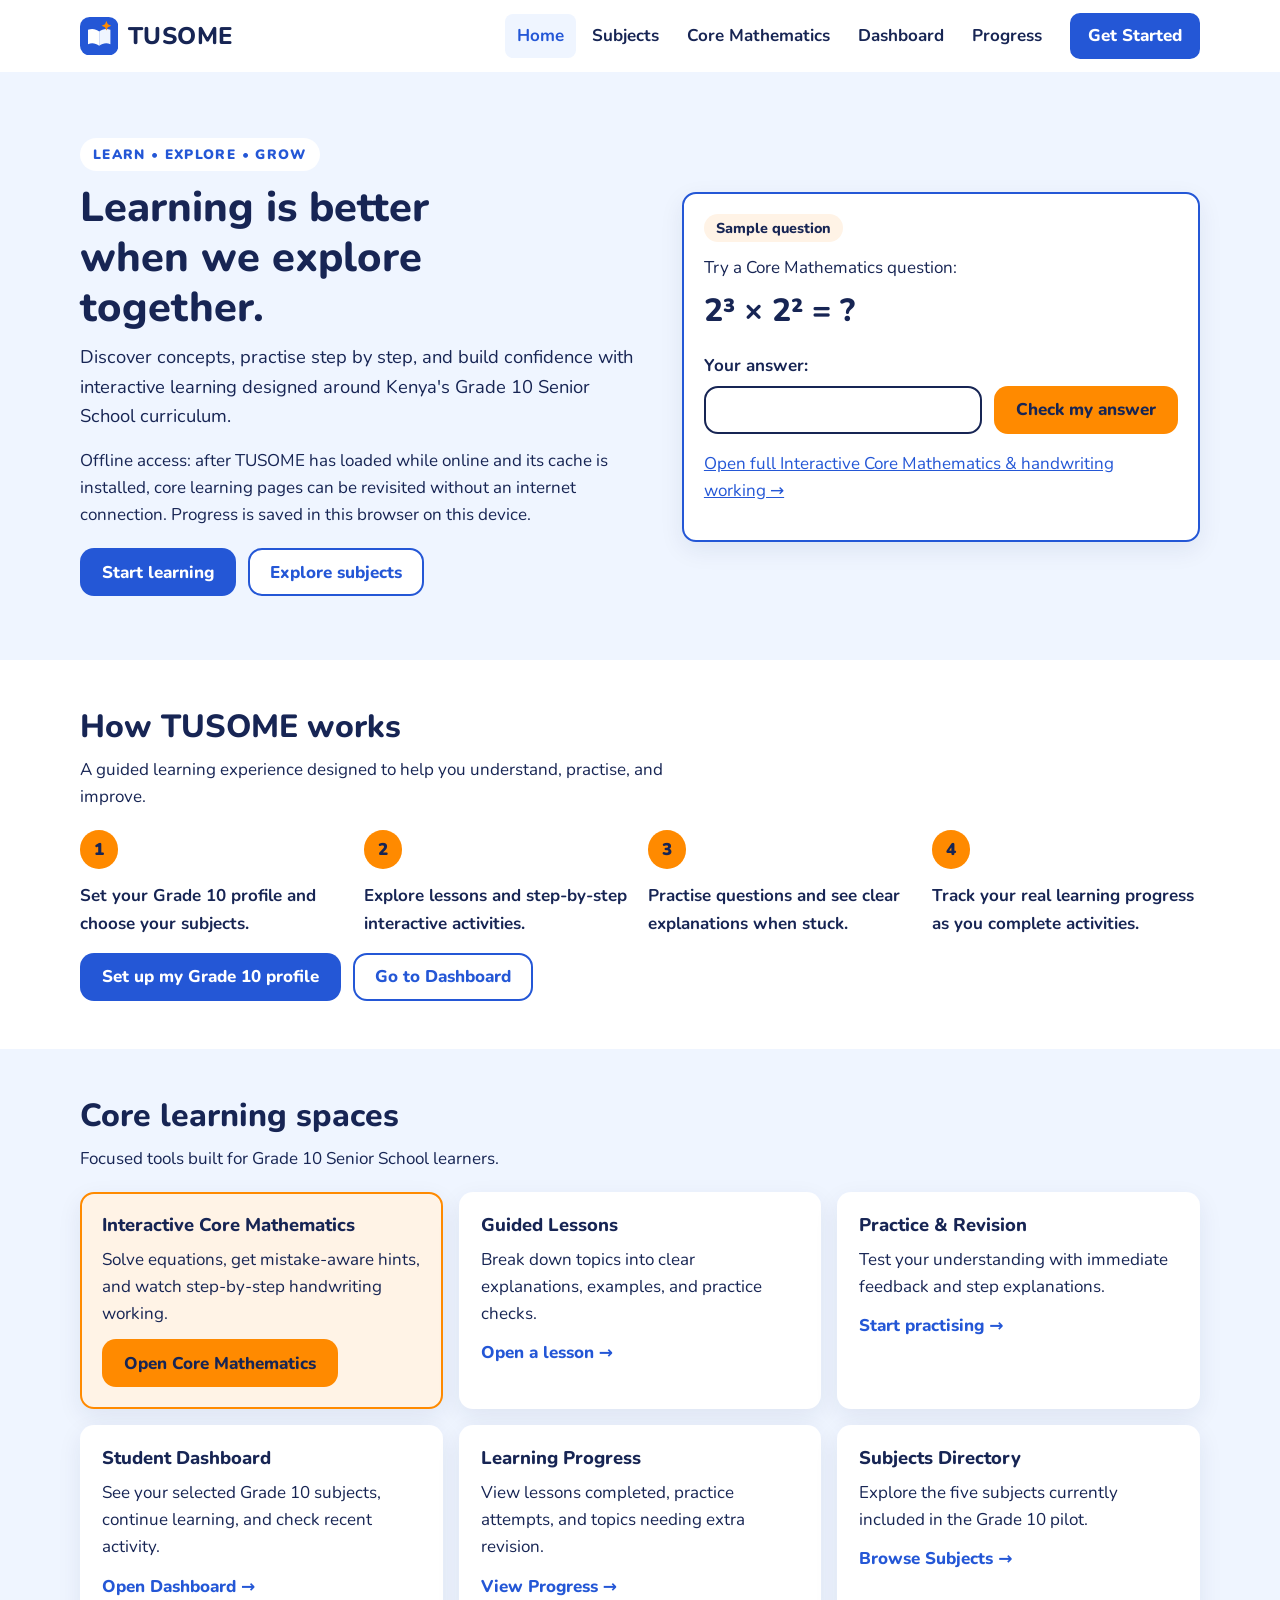
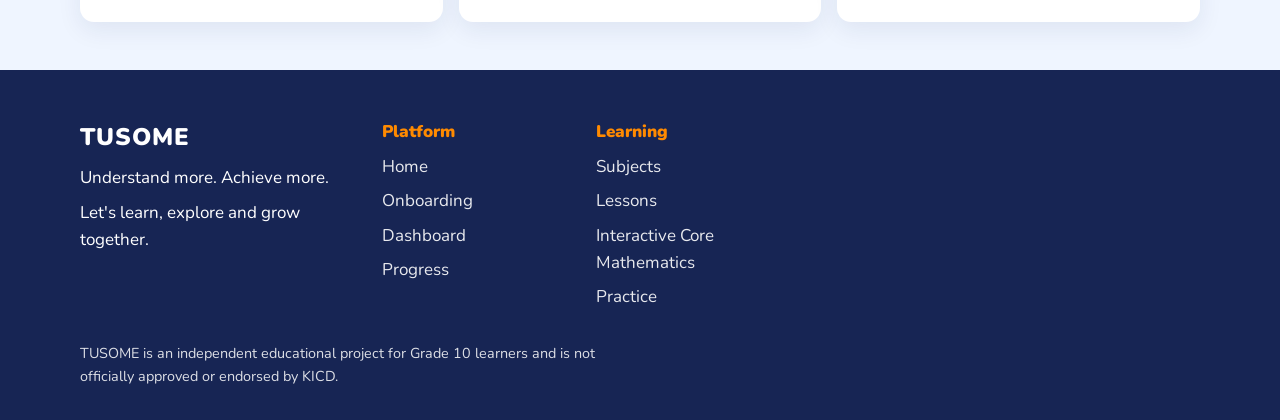
<file: index.html>
<!DOCTYPE html>
<html lang="en">
<head>
  <meta charset="UTF-8">
  <meta name="viewport" content="width=device-width, initial-scale=1">
  <title>TUSOME — Understand more. Achieve more.</title>
  <meta name="description" content="TUSOME is an interactive learning companion for Kenya's Senior School learners.">
  <meta name="theme-color" content="#2457D6">

  <link rel="preconnect" href="https://fonts.googleapis.com">
  <link rel="preconnect" href="https://fonts.gstatic.com" crossorigin>
  <link href="https://fonts.googleapis.com/css2?family=Nunito:wght@400;600;700;800&display=swap" rel="stylesheet">
  <link rel="stylesheet" href="style.css">
</head>
<body id="top">
  <a class="skip-link" href="#main">Skip to content</a>

  <header class="site-header">
    <div class="container header-inner">
      <a class="brand" href="index.html" aria-label="TUSOME home">
        <svg class="logo" viewBox="0 0 48 48" aria-hidden="true">
          <rect width="48" height="48" rx="12" fill="#2457D6"/>
          <path d="M10 16c5-2 10-1 14 2v18c-4-3-9-4-14-2z" fill="#fff"/>
          <path d="M38 16c-5-2-10-1-14 2v18c4-3 9-4 14-2z" fill="#EFF5FF"/>
          <path d="M33 5l1.8 4.2L39 11l-4.2 1.8L33 17l-1.8-4.2L27 11l4.2-1.8z" fill="#FF8A00"/>
        </svg>
        <span class="brand-name">TUSOME</span>
      </a>

      <button
        class="menu-toggle"
        id="menu-toggle"
        type="button"
        aria-expanded="false"
        aria-controls="site-nav">
        Menu
      </button>

      <nav class="site-nav" id="site-nav" aria-label="Main navigation">
        <ul>
          <li><a href="index.html" aria-current="page">Home</a></li>
          <li><a href="subjects.html">Subjects</a></li>
          <li><a href="mathematics.html">Core Mathematics</a></li>
          <li><a href="dashboard.html">Dashboard</a></li>
          <li><a href="progress.html">Progress</a></li>
        </ul>

        <div class="nav-account">
          <a href="onboarding.html">Get Started</a>
        </div>
      </nav>
    </div>
  </header>

  <main id="main">
    <section class="hero">
      <div class="container hero-grid">
        <div class="hero-text">
          <p class="eyebrow">LEARN • EXPLORE • GROW</p>
          <h1>Learning is better when we explore together.</h1>
          <p class="lead">
            Discover concepts, practise step by step, and build confidence with interactive
            learning designed around Kenya's Grade 10 Senior School curriculum.
          </p>
          <p class="section-sub">Offline access: after TUSOME has loaded while online and its cache is installed, core learning pages can be revisited without an internet connection. Progress is saved in this browser on this device.</p>
          <div class="btn-row">
            <a class="btn btn-primary" href="onboarding.html">Start learning</a>
            <a class="btn btn-secondary" href="subjects.html">Explore subjects</a>
          </div>
        </div>

        <section class="demo" id="try" aria-labelledby="demo-title">
          <p class="demo-tag" id="demo-title">Sample question</p>
          <p class="demo-q">Try a Core Mathematics question:</p>
          <p class="equation" id="demo-equation" aria-live="off"></p>

          <form id="demo-form" novalidate>
            <label for="demo-answer">Your answer:</label>
            <div class="answer-row">
              <input id="demo-answer" type="text" inputmode="numeric" autocomplete="off">
              <button class="btn btn-accent" type="submit">Check my answer</button>
            </div>
          </form>

          <p class="feedback" id="demo-feedback" role="status" aria-live="polite"></p>
          <ol class="steps" id="demo-steps"></ol>

          <div class="btn-row">
            <button class="btn btn-secondary" id="demo-next" type="button" hidden>
              Show next step
            </button>
            <button class="btn btn-secondary" id="demo-again" type="button" hidden>
              Try a similar question
            </button>
          </div>

          <p>
            <a href="mathematics.html">Open full Interactive Core Mathematics & handwriting working →</a>
          </p>
        </section>
      </div>
    </section>

    <section class="section" id="how" aria-labelledby="how-title">
      <div class="container">
        <h2 id="how-title">How TUSOME works</h2>
        <p class="section-sub">
          A guided learning experience designed to help you understand, practise, and improve.
        </p>
        <ol class="how-list">
          <li>Set your Grade 10 profile and choose your subjects.</li>
          <li>Explore lessons and step-by-step interactive activities.</li>
          <li>Practise questions and see clear explanations when stuck.</li>
          <li>Track your real learning progress as you complete activities.</li>
        </ol>
        <div class="btn-row">
          <a class="btn btn-primary" href="onboarding.html">Set up my Grade 10 profile</a>
          <a class="btn btn-secondary" href="dashboard.html">Go to Dashboard</a>
        </div>
      </div>
    </section>

    <section class="section section-pale" id="explore" aria-labelledby="explore-title">
      <div class="container">
        <h2 id="explore-title">Core learning spaces</h2>
        <p class="section-sub">
          Focused tools built for Grade 10 Senior School learners.
        </p>
        <div class="experience-grid">
          <article class="experience experience-live">
            <h3>Interactive Core Mathematics</h3>
            <p>Solve equations, get mistake-aware hints, and watch step-by-step handwriting working.</p>
            <a class="btn btn-accent" href="mathematics.html">Open Core Mathematics</a>
          </article>

          <article class="experience">
            <h3>Guided Lessons</h3>
            <p>Break down topics into clear explanations, examples, and practice checks.</p>
            <a href="lesson.html?subject=maths">Open a lesson →</a>
          </article>

          <article class="experience">
            <h3>Practice & Revision</h3>
            <p>Test your understanding with immediate feedback and step explanations.</p>
            <a href="practice.html">Start practising →</a>
          </article>

          <article class="experience">
            <h3>Student Dashboard</h3>
            <p>See your selected Grade 10 subjects, continue learning, and check recent activity.</p>
            <a href="dashboard.html">Open Dashboard →</a>
          </article>

          <article class="experience">
            <h3>Learning Progress</h3>
            <p>View lessons completed, practice attempts, and topics needing extra revision.</p>
            <a href="progress.html">View Progress →</a>
          </article>

          <article class="experience">
            <h3>Subjects Directory</h3>
            <p>Explore the five subjects currently included in the Grade 10 pilot.</p>
            <a href="subjects.html">Browse Subjects →</a>
          </article>
        </div>
      </div>
    </section>
  </main>

  <footer class="site-footer">
    <div class="container footer-grid">
      <div class="footer-about">
        <p class="footer-brand">TUSOME</p>
        <p>Understand more. Achieve more.</p>
        <p>Let's learn, explore and grow together.</p>
      </div>
      <div class="footer-column">
        <p class="footer-heading">Platform</p>
        <ul class="footer-links">
          <li><a href="index.html">Home</a></li>
          <li><a href="onboarding.html">Onboarding</a></li>
          <li><a href="dashboard.html">Dashboard</a></li>
          <li><a href="progress.html">Progress</a></li>
        </ul>
      </div>
      <div class="footer-column">
        <p class="footer-heading">Learning</p>
        <ul class="footer-links">
          <li><a href="subjects.html">Subjects</a></li>
          <li><a href="lesson.html?subject=maths">Lessons</a></li>
          <li><a href="mathematics.html">Interactive Core Mathematics</a></li>
          <li><a href="practice.html">Practice</a></li>
        </ul>
      </div>
    </div>
    <div class="container">
      <p class="footer-note">
        TUSOME is an independent educational project for Grade 10 learners and is not officially approved or endorsed by KICD.
      </p>
    </div>
  </footer>

  <script src="data.js" defer></script>
  <script src="app.js" defer></script>
  <script src="demo.js" defer></script>
</body>
</html>
</file>
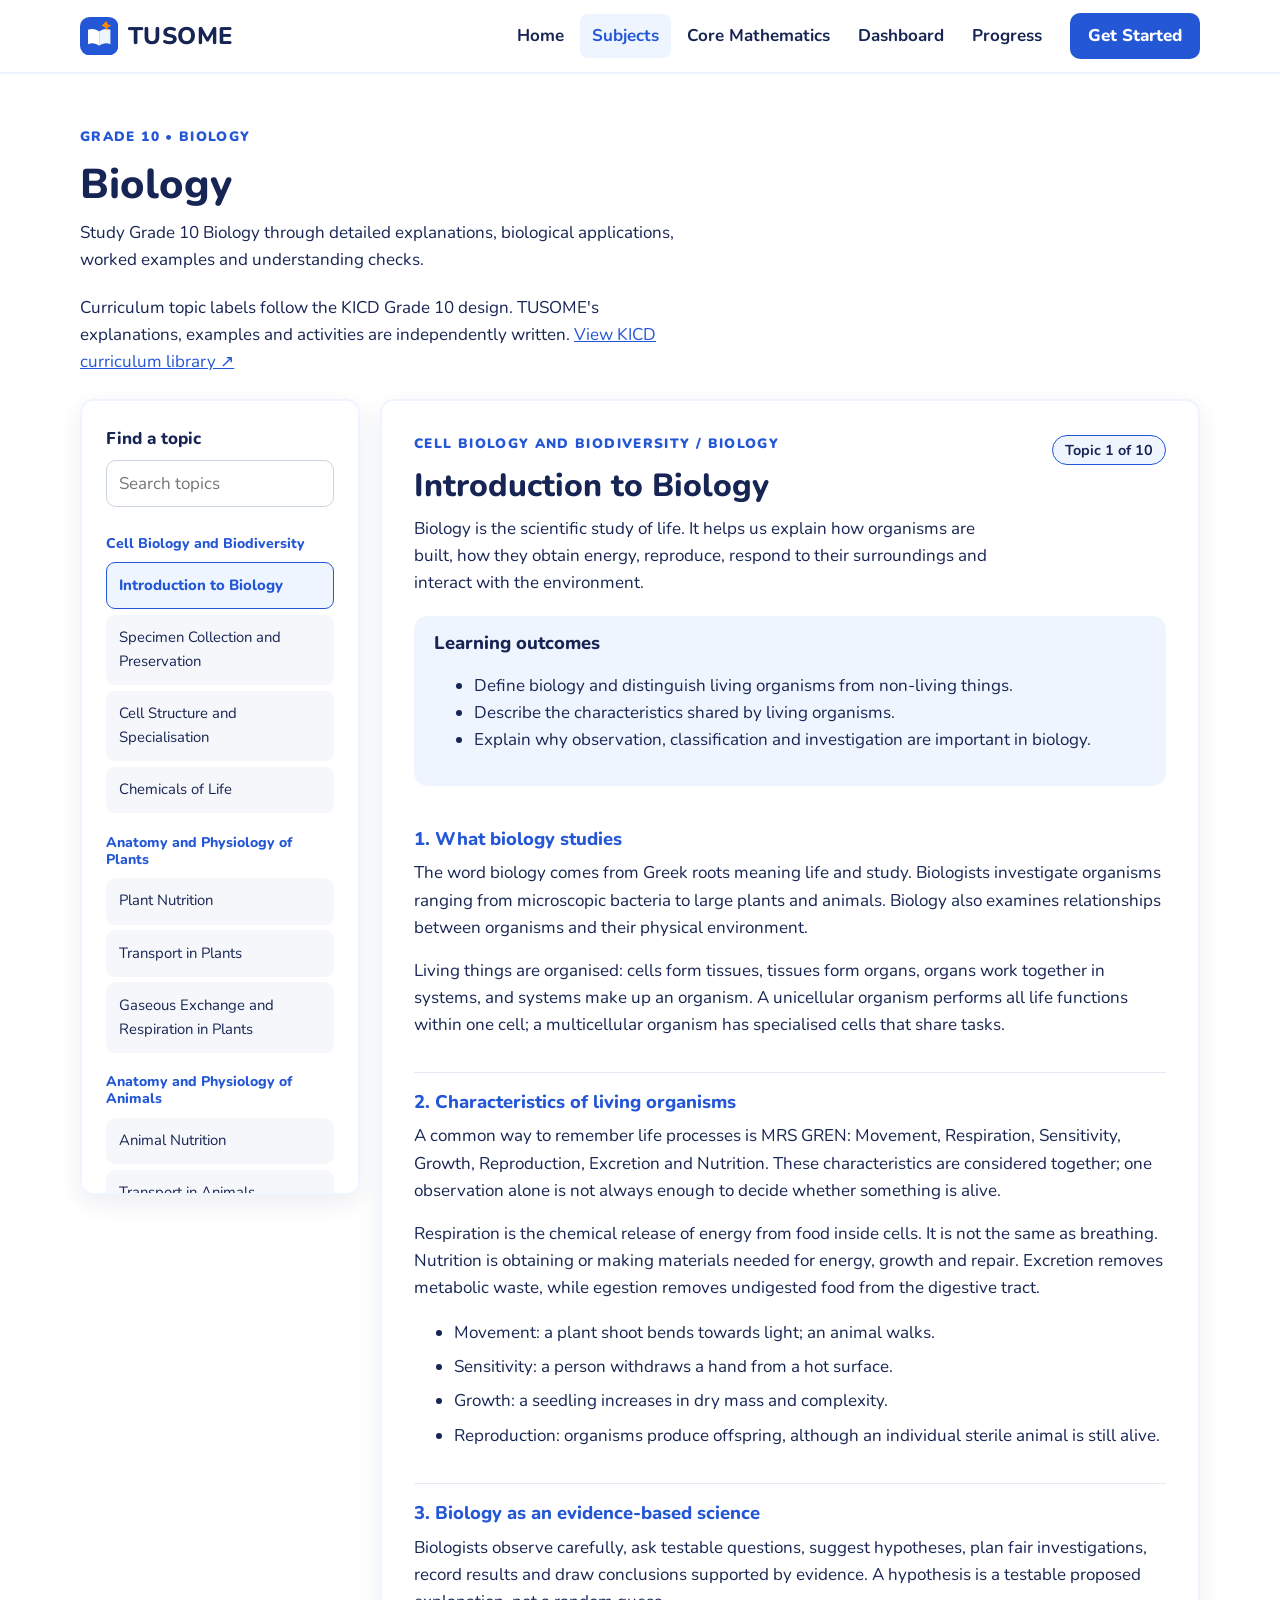
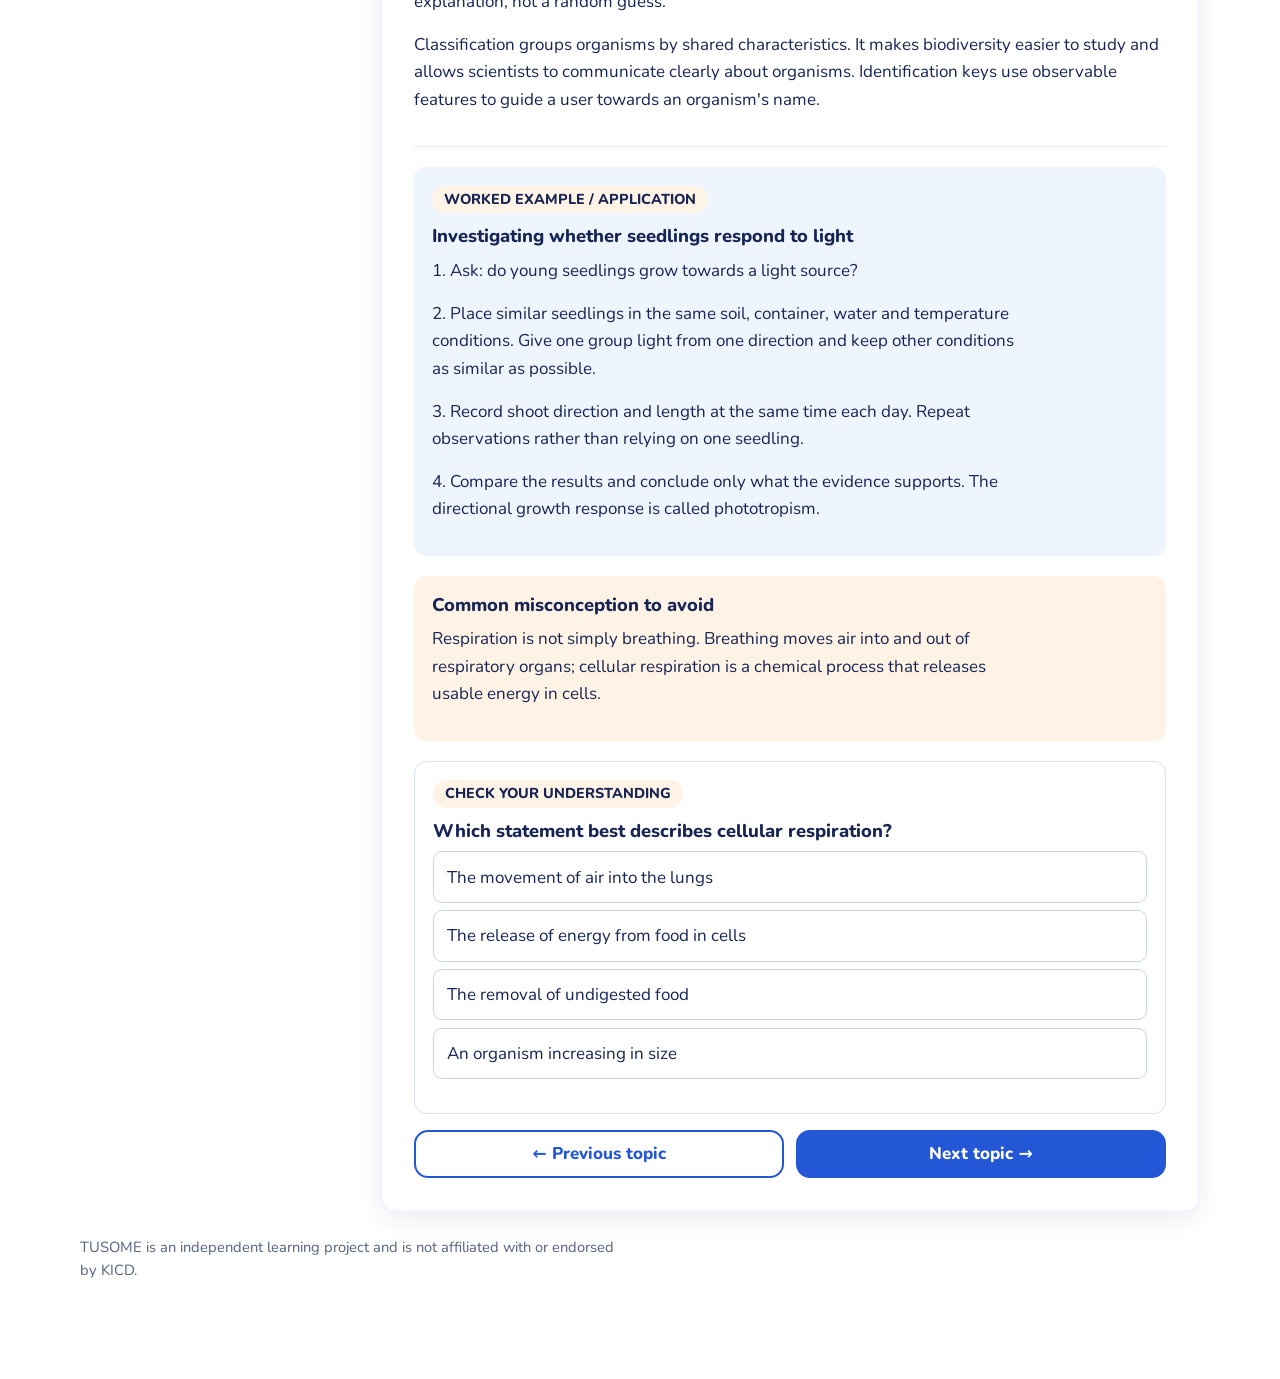
<file: biology.html>
<!DOCTYPE html>
<html lang="en"><head>
<meta charset="UTF-8"><meta name="viewport" content="width=device-width, initial-scale=1">
<title>Grade 10 Biology — TUSOME</title><meta name="description" content="Study Grade 10 Biology through detailed explanations, biological applications, worked examples and understanding checks.">
<meta name="theme-color" content="#2457D6">
<link rel="preconnect" href="https://fonts.googleapis.com"><link rel="preconnect" href="https://fonts.gstatic.com" crossorigin>
<link href="https://fonts.googleapis.com/css2?family=Nunito:wght@400;600;700;800&display=swap" rel="stylesheet"><link rel="stylesheet" href="style.css">
</head><body id="top"><a class="skip-link" href="#main">Skip to content</a>
<header class="site-header"><div class="container header-inner"><a class="brand" href="index.html" aria-label="TUSOME home"><svg class="logo" viewBox="0 0 48 48" aria-hidden="true"><rect width="48" height="48" rx="12" fill="#2457D6"/><path d="M10 16c5-2 10-1 14 2v18c-4-3-9-4-14-2z" fill="#fff"/><path d="M38 16c-5-2-10-1-14 2v18c4-3 9-4 14-2z" fill="#EFF5FF"/><path d="M33 5l1.8 4.2L39 11l-4.2 1.8L33 17l-1.8-4.2L27 11z" fill="#FF8A00"/></svg><span class="brand-name">TUSOME</span></a>
<button class="menu-toggle" id="menu-toggle" type="button" aria-expanded="false" aria-controls="site-nav">Menu</button>
<nav class="site-nav" id="site-nav" aria-label="Main navigation"><ul><li><a href="index.html">Home</a></li><li><a href="subjects.html" aria-current="page">Subjects</a></li><li><a href="mathematics.html">Core Mathematics</a></li><li><a href="dashboard.html">Dashboard</a></li><li><a href="progress.html">Progress</a></li></ul><div class="nav-account"><a href="onboarding.html">Get Started</a></div></nav></div></header>
<main id="main" class="section"><div class="container subject-learning">
<p class="eyebrow">GRADE 10 • BIOLOGY</p><h1>Biology</h1><p class="section-sub">Study Grade 10 Biology through detailed explanations, biological applications, worked examples and understanding checks.</p>
<p class="curriculum-note">Curriculum topic labels follow the KICD Grade 10 design. TUSOME's explanations, examples and activities are independently written. <a href="https://kicd.ac.ke/cbc-materials/curriculum-designs/senior-school-designs/" target="_blank" rel="noopener noreferrer">View KICD curriculum library ↗</a></p>
<div class="subject-layout"><aside class="card-panel subject-sidebar"><label for="subject-topic-search">Find a topic</label><input id="subject-topic-search" type="search" placeholder="Search topics"><div id="subject-topic-list" class="subject-topic-list"></div></aside>
<section class="subject-main" aria-live="polite"><div id="subject-welcome" class="card-panel"><p class="eyebrow">LEARN AT YOUR OWN PACE</p><h2>Choose a topic to begin</h2><p>Start with the first topic or select any topic from the list. Read each explanation, study the examples and complete the checks before moving on.</p><div id="subject-overview"></div></div>
<article id="subject-lesson" class="card-panel subject-lesson" hidden><div class="subject-lesson-top"><p id="subject-breadcrumb" class="eyebrow"></p><span id="subject-progress" class="tag"></span></div><h2 id="subject-lesson-title"></h2><p id="subject-lesson-intro" class="section-sub"></p><div id="subject-outcomes" class="outcomes-box"></div><div id="subject-lesson-content"></div><section class="subject-example"><span class="demo-tag">WORKED EXAMPLE / APPLICATION</span><h3 id="subject-example-title"></h3><div id="subject-example-content"></div></section><section class="subject-misconception"><h3>Common misconception to avoid</h3><p id="subject-misconception-text"></p></section><section class="subject-check"><span class="demo-tag">CHECK YOUR UNDERSTANDING</span><h3 id="subject-check-question"></h3><div id="subject-check-options"></div><p id="subject-check-feedback" aria-live="polite"></p></section><div class="btn-row"><button id="subject-prev" class="btn btn-secondary" type="button">← Previous topic</button><button id="subject-next" class="btn btn-primary" type="button">Next topic →</button></div></article></section></div>
<p class="curriculum-source">TUSOME is an independent learning project and is not affiliated with or endorsed by KICD.</p></div></main>
<script src="storage.js"></script><script src="app.js"></script><script src="subject-engine.js"></script><script src="biology.js"></script></body></html>
</file>
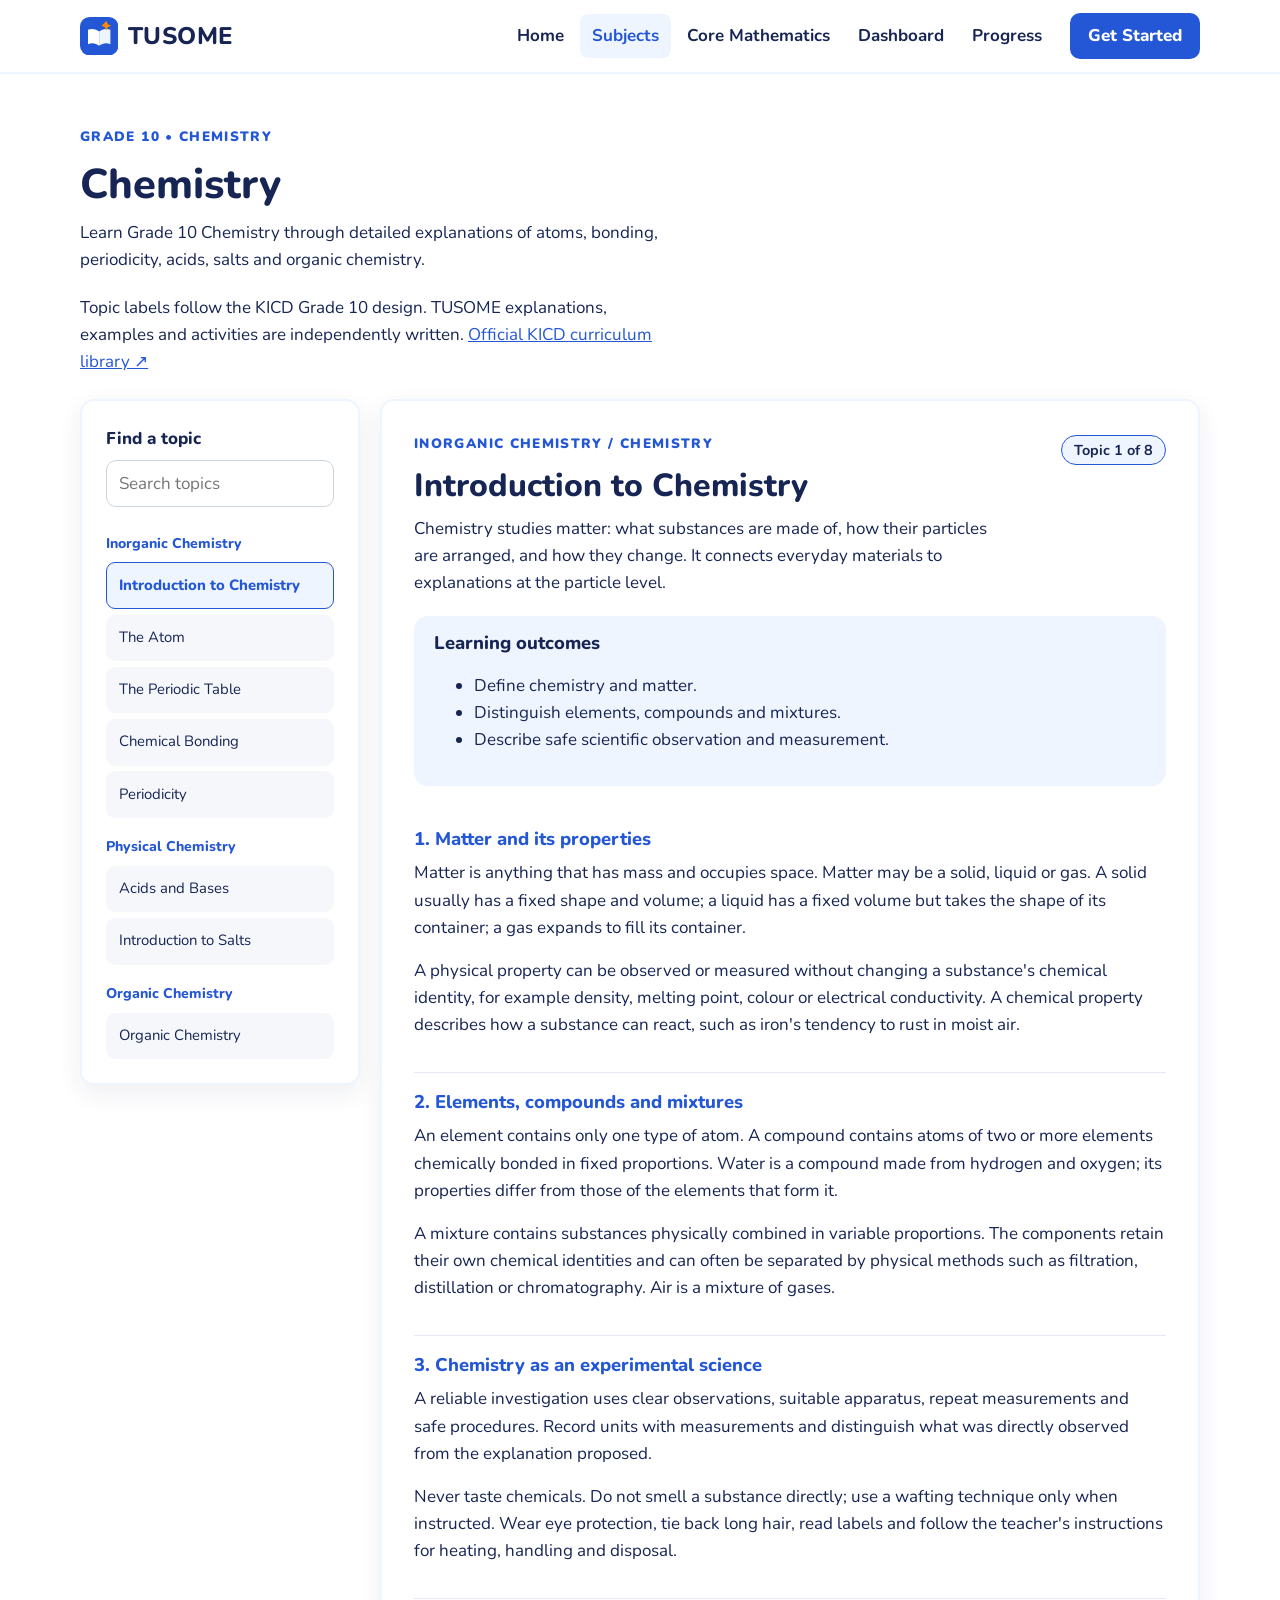
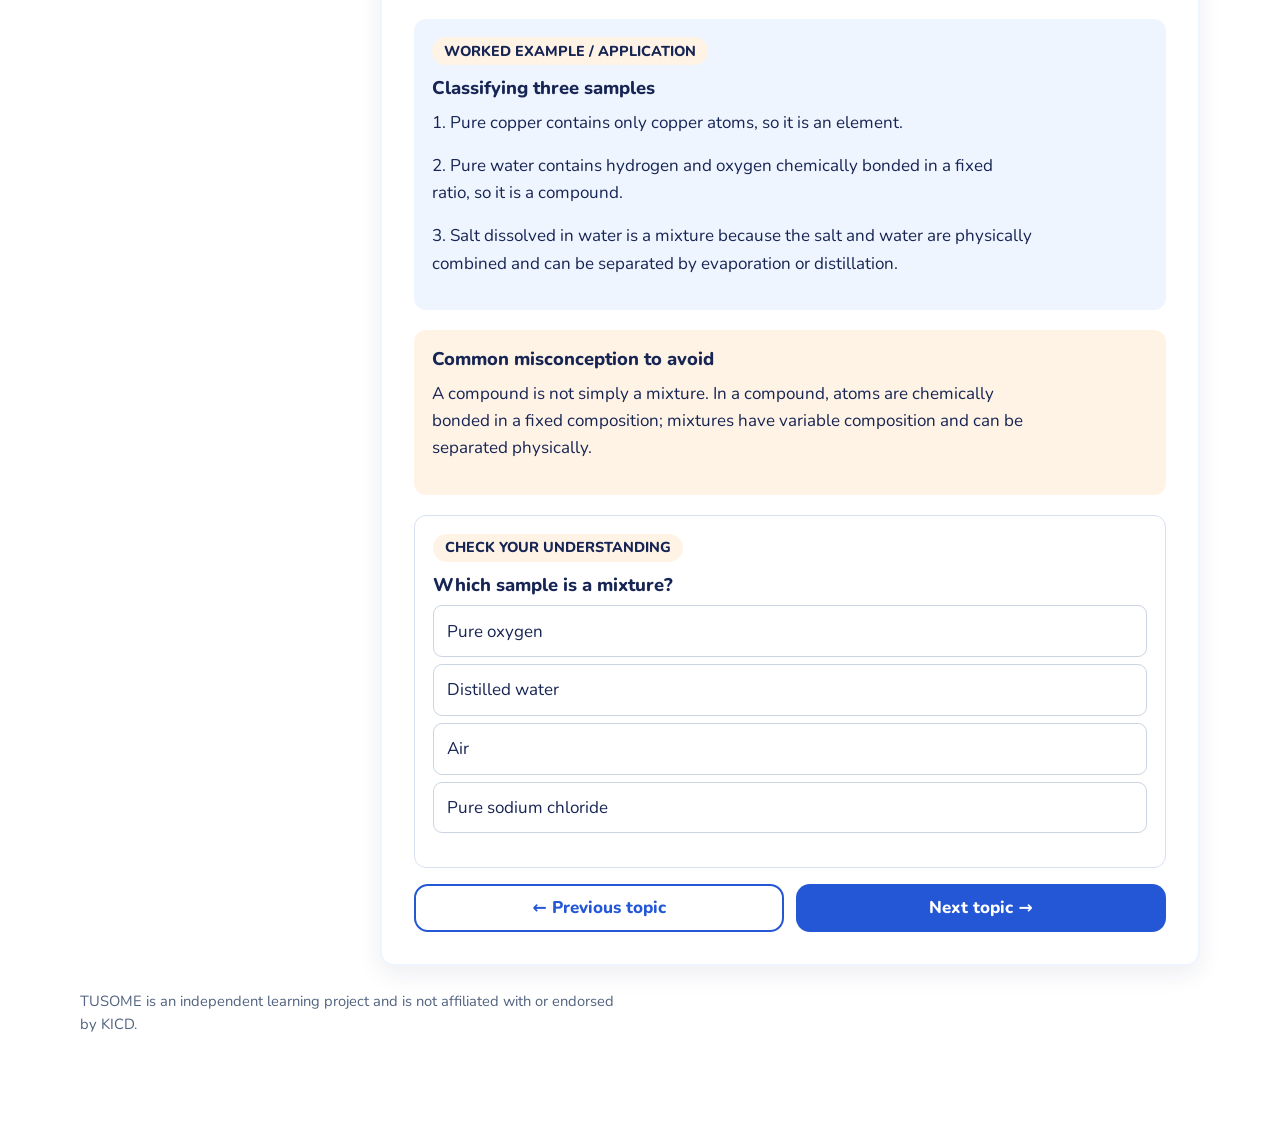
<file: chemistry.html>
<!DOCTYPE html><html lang="en"><head><meta charset="UTF-8"><meta name="viewport" content="width=device-width, initial-scale=1"><title>Grade 10 Chemistry — TUSOME</title><meta name="description" content="Learn Grade 10 Chemistry through detailed explanations of atoms, bonding, periodicity, acids, salts and organic chemistry."><meta name="theme-color" content="#2457D6"><link rel="preconnect" href="https://fonts.googleapis.com"><link rel="preconnect" href="https://fonts.gstatic.com" crossorigin><link href="https://fonts.googleapis.com/css2?family=Nunito:wght@400;600;700;800&display=swap" rel="stylesheet"><link rel="stylesheet" href="style.css"></head><body id="top"><a class="skip-link" href="#main">Skip to content</a><header class="site-header"><div class="container header-inner"><a class="brand" href="index.html" aria-label="TUSOME home"><svg class="logo" viewBox="0 0 48 48" aria-hidden="true"><rect width="48" height="48" rx="12" fill="#2457D6"/><path d="M10 16c5-2 10-1 14 2v18c-4-3-9-4-14-2z" fill="#fff"/><path d="M38 16c-5-2-10-1-14 2v18c4-3 9-4 14-2z" fill="#EFF5FF"/><path d="M33 5l1.8 4.2L39 11l-4.2 1.8L33 17l-1.8-4.2L27 11z" fill="#FF8A00"/></svg><span class="brand-name">TUSOME</span></a>
<button class="menu-toggle" id="menu-toggle" type="button" aria-expanded="false" aria-controls="site-nav">Menu</button>
<nav class="site-nav" id="site-nav" aria-label="Main navigation"><ul><li><a href="index.html">Home</a></li><li><a href="subjects.html" aria-current="page">Subjects</a></li><li><a href="mathematics.html">Core Mathematics</a></li><li><a href="dashboard.html">Dashboard</a></li><li><a href="progress.html">Progress</a></li></ul><div class="nav-account"><a href="onboarding.html">Get Started</a></div></nav></div></header><main id="main" class="section"><div class="container subject-learning"><p class="eyebrow">GRADE 10 • CHEMISTRY</p><h1>Chemistry</h1><p class="section-sub">Learn Grade 10 Chemistry through detailed explanations of atoms, bonding, periodicity, acids, salts and organic chemistry.</p><p class="curriculum-note">Topic labels follow the KICD Grade 10 design. TUSOME explanations, examples and activities are independently written. <a href="https://kicd.ac.ke/cbc-materials/curriculum-designs/senior-school-designs/" target="_blank" rel="noopener noreferrer">Official KICD curriculum library ↗</a></p><div class="subject-layout"><aside class="card-panel subject-sidebar"><label for="subject-topic-search">Find a topic</label><input id="subject-topic-search" type="search" placeholder="Search topics"><div id="subject-topic-list" class="subject-topic-list"></div></aside><section class="subject-main" aria-live="polite"><div id="subject-welcome" class="card-panel"><p class="eyebrow">LEARN AT YOUR OWN PACE</p><h2>Choose a topic to begin</h2><p>Read each explanation, study the application example and complete the check before moving on.</p><div id="subject-overview"></div></div><article id="subject-lesson" class="card-panel subject-lesson" hidden><div class="subject-lesson-top"><p id="subject-breadcrumb" class="eyebrow"></p><span id="subject-progress" class="tag"></span></div><h2 id="subject-lesson-title"></h2><p id="subject-lesson-intro" class="section-sub"></p><div id="subject-outcomes" class="outcomes-box"></div><div id="subject-lesson-content"></div><section class="subject-example"><span class="demo-tag">WORKED EXAMPLE / APPLICATION</span><h3 id="subject-example-title"></h3><div id="subject-example-content"></div></section><section class="subject-misconception"><h3>Common misconception to avoid</h3><p id="subject-misconception-text"></p></section><section class="subject-check"><span class="demo-tag">CHECK YOUR UNDERSTANDING</span><h3 id="subject-check-question"></h3><div id="subject-check-options"></div><p id="subject-check-feedback" aria-live="polite"></p></section><div class="btn-row"><button id="subject-prev" class="btn btn-secondary" type="button">← Previous topic</button><button id="subject-next" class="btn btn-primary" type="button">Next topic →</button></div></article></section></div><p class="curriculum-source">TUSOME is an independent learning project and is not affiliated with or endorsed by KICD.</p></div></main><script src="storage.js"></script><script src="app.js"></script><script src="subject-engine.js"></script><script src="chemistry.js"></script></body></html>
</file>
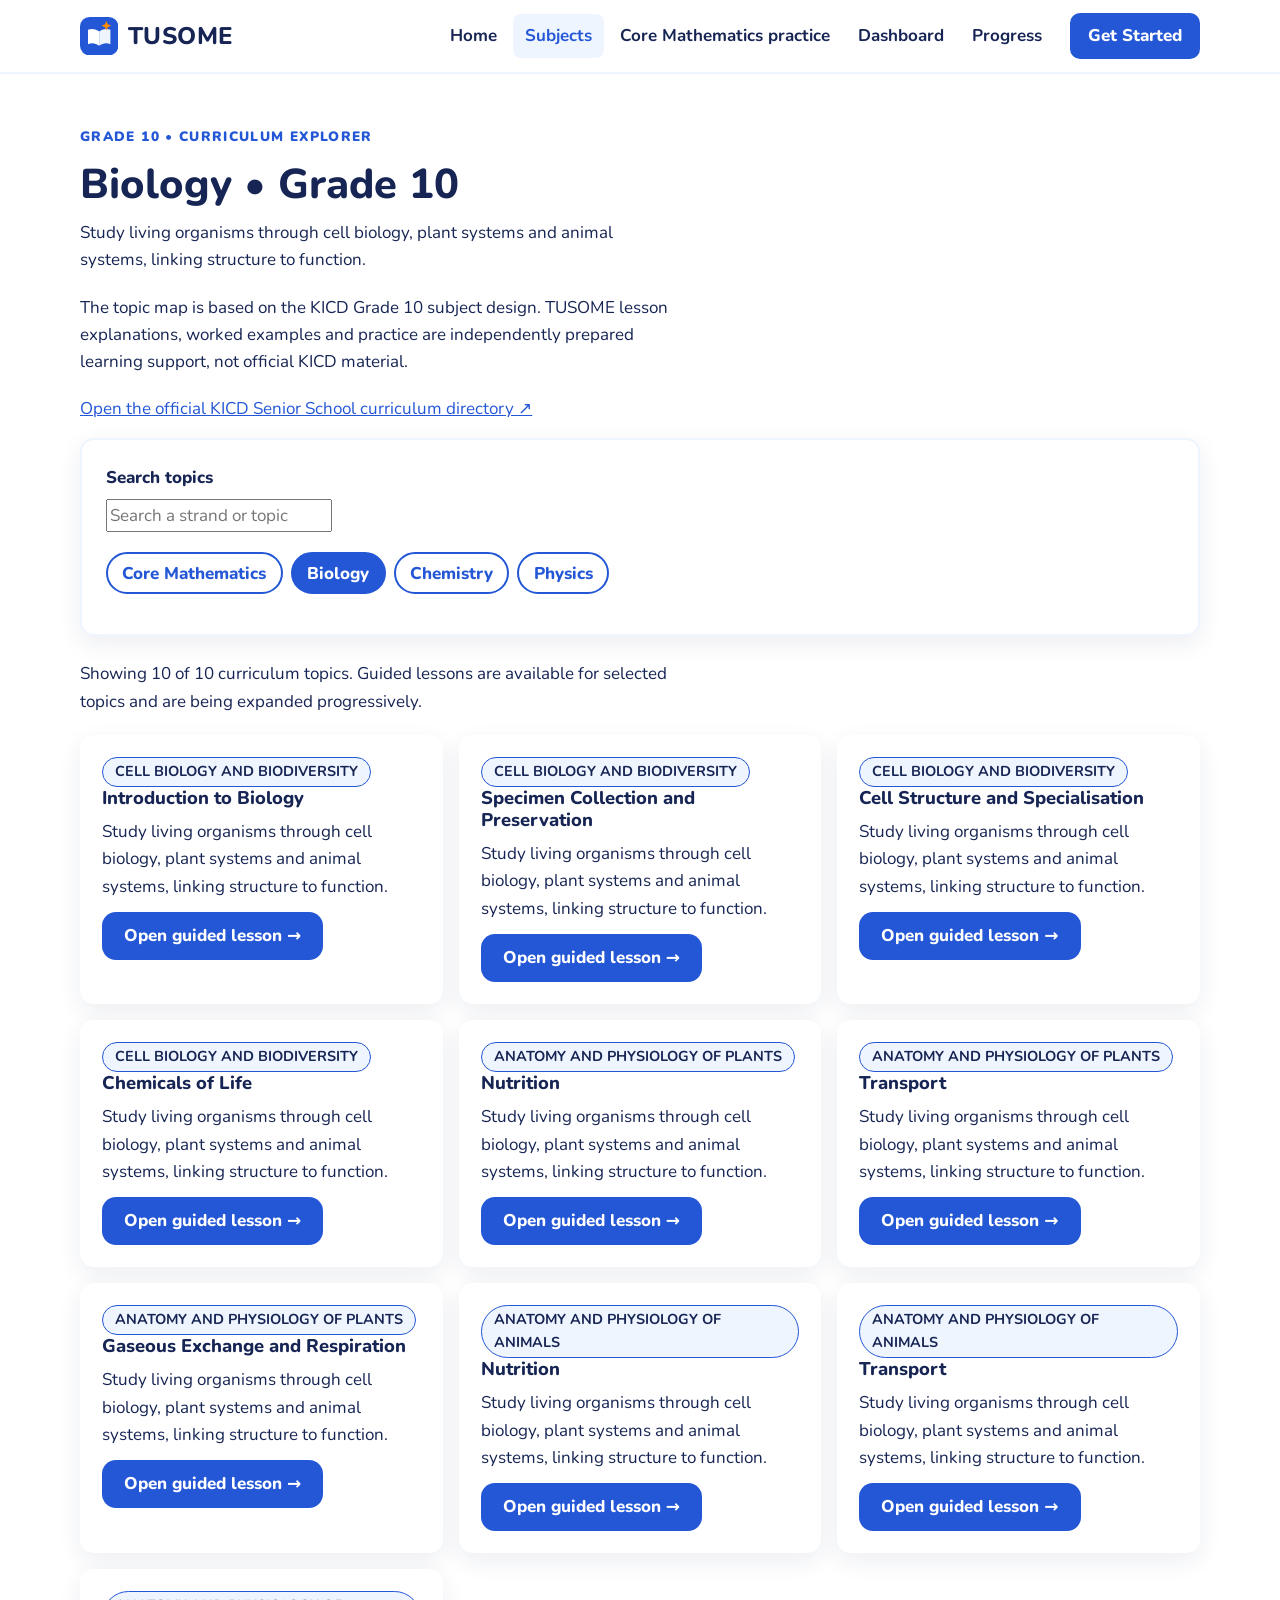
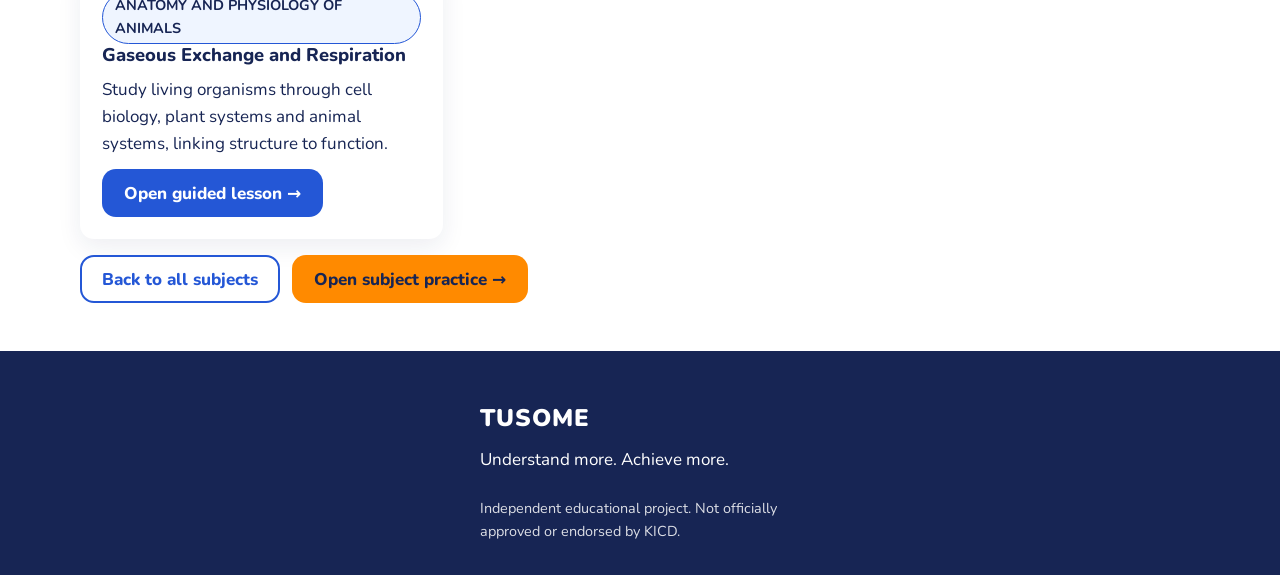
<file: curriculum.html>
<!DOCTYPE html>
<html lang="en">
<head>
  <meta charset="UTF-8">
  <meta name="viewport" content="width=device-width, initial-scale=1">
  <title>Grade 10 Curriculum Explorer — TUSOME</title>
  <meta name="description" content="Explore Grade 10 Biology, Chemistry, Core Mathematics and Physics topics with guided learning links.">
  <meta name="theme-color" content="#2457D6">
  <link rel="preconnect" href="https://fonts.googleapis.com">
  <link rel="preconnect" href="https://fonts.gstatic.com" crossorigin>
  <link href="https://fonts.googleapis.com/css2?family=Nunito:wght@400;600;700;800&display=swap" rel="stylesheet">
  <link rel="stylesheet" href="style.css">
</head>
<body id="top">
  <a class="skip-link" href="#main">Skip to content</a>
  <header class="site-header">
    <div class="container header-inner">
      <a class="brand" href="index.html" aria-label="TUSOME home">
        <svg class="logo" viewBox="0 0 48 48" aria-hidden="true">
          <rect width="48" height="48" rx="12" fill="#2457D6"/>
          <path d="M10 16c5-2 10-1 14 2v18c-4-3-9-4-14-2z" fill="#fff"/>
          <path d="M38 16c-5-2-10-1-14 2v18c4-3 9-4 14-2z" fill="#EFF5FF"/>
          <path d="M33 5l1.8 4.2L39 11l-4.2 1.8L33 17l-1.8-4.2L27 11l4.2-1.8z" fill="#FF8A00"/>
        </svg>
        <span class="brand-name">TUSOME</span>
      </a>
      <button class="menu-toggle" id="menu-toggle" type="button" aria-expanded="false" aria-controls="site-nav">Menu</button>
      <nav class="site-nav" id="site-nav" aria-label="Main navigation">
        <ul>
          <li><a href="index.html">Home</a></li>
          <li><a href="subjects.html" aria-current="page">Subjects</a></li>
          <li><a href="mathematics.html">Core Mathematics practice</a></li>
          <li><a href="dashboard.html">Dashboard</a></li>
          <li><a href="progress.html">Progress</a></li>
        </ul>
        <div class="nav-account"><a href="onboarding.html">Get Started</a></div>
      </nav>
    </div>
  </header>
  <main id="main" class="section">
    <div class="container">
      <p class="eyebrow">GRADE 10 • CURRICULUM EXPLORER</p>
      <h1 id="course-title">Loading subject...</h1>
      <p id="course-intro" class="section-sub"></p>
      <p class="section-sub">The topic map is based on the KICD Grade 10 subject design. TUSOME lesson explanations, worked examples and practice are independently prepared learning support, not official KICD material.</p>
      <p><a href="https://kicd.ac.ke/cbc-materials/curriculum-designs/senior-school-designs/" target="_blank" rel="noopener noreferrer">Open the official KICD Senior School curriculum directory ↗</a></p>
      <div class="card-panel">
        <div class="form-group">
          <label for="topic-search">Search topics</label>
          <input id="topic-search" type="search" placeholder="Search a strand or topic">
        </div>
        <div class="filter-bar" id="subject-switch" role="group" aria-label="Choose a subject"></div>
      </div>
      <p id="topic-count" class="section-sub" aria-live="polite"></p>
      <div id="curriculum-topics" class="experience-grid"></div>
      <div class="btn-row">
        <a class="btn btn-secondary" href="subjects.html">Back to all subjects</a>
        <a class="btn btn-accent" id="practice-link" href="practice.html">Open subject practice →</a>
      </div>
    </div>
  </main>
  <footer class="site-footer">
    <div class="container footer-about">
      <p class="footer-brand">TUSOME</p>
      <p>Understand more. Achieve more.</p>
      <p class="footer-note">Independent educational project. Not officially approved or endorsed by KICD.</p>
    </div>
  </footer>
  <script src="data.js" defer></script>
  <script src="storage.js" defer></script>
  <script src="app.js" defer></script>
  <script src="lesson.js" defer></script>
  <script src="curriculum.js" defer></script>
</body>
</html>
</file>
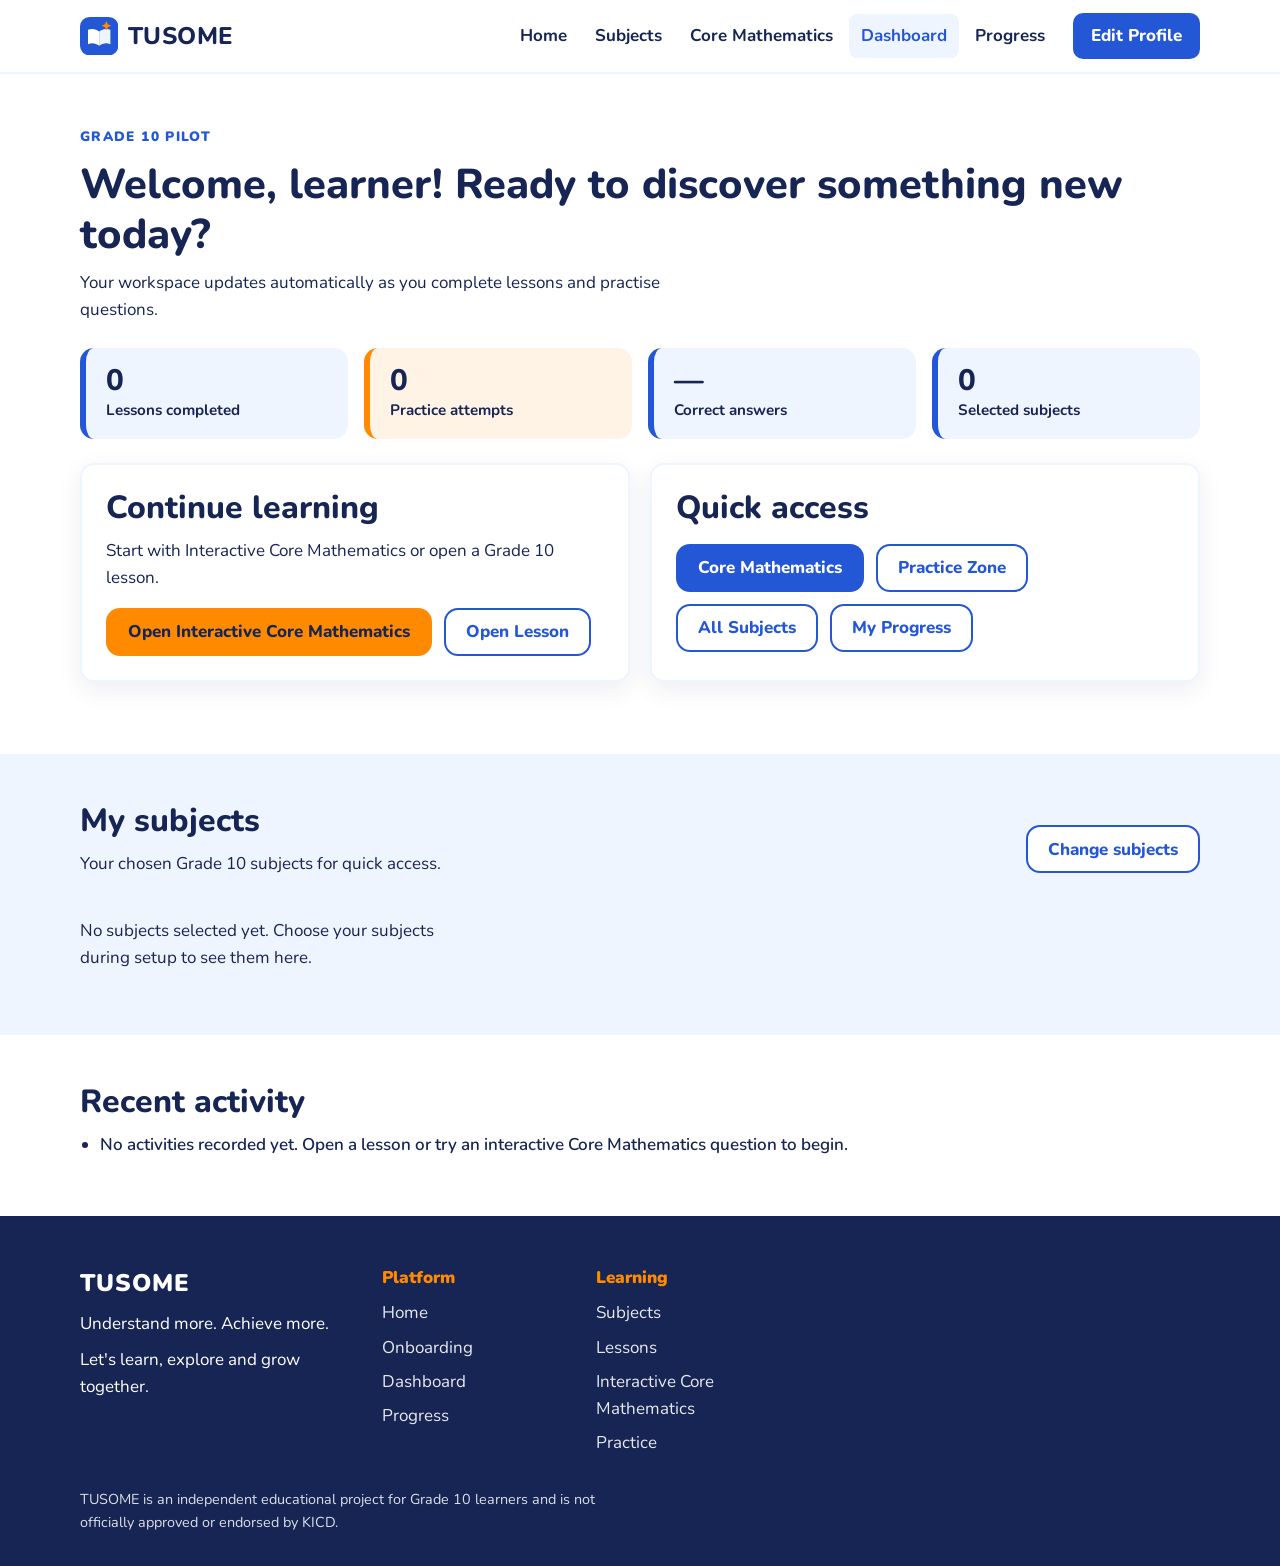
<file: dashboard.html>
<!DOCTYPE html>
<html lang="en">
<head>
  <meta charset="UTF-8">
  <meta name="viewport" content="width=device-width, initial-scale=1">
  <title>Student Dashboard — TUSOME</title>
  <meta name="description" content="Your Grade 10 TUSOME learning dashboard, subjects, and recent activity.">
  <meta name="theme-color" content="#2457D6">

  <link rel="preconnect" href="https://fonts.googleapis.com">
  <link rel="preconnect" href="https://fonts.gstatic.com" crossorigin>
  <link href="https://fonts.googleapis.com/css2?family=Nunito:wght@400;600;700;800&display=swap" rel="stylesheet">
  <link rel="stylesheet" href="style.css">
</head>
<body id="top">
  <a class="skip-link" href="#main">Skip to content</a>

  <header class="site-header">
    <div class="container header-inner">
      <a class="brand" href="index.html" aria-label="TUSOME home">
        <svg class="logo" viewBox="0 0 48 48" aria-hidden="true">
          <rect width="48" height="48" rx="12" fill="#2457D6"/>
          <path d="M10 16c5-2 10-1 14 2v18c-4-3-9-4-14-2z" fill="#fff"/>
          <path d="M38 16c-5-2-10-1-14 2v18c4-3 9-4 14-2z" fill="#EFF5FF"/>
          <path d="M33 5l1.8 4.2L39 11l-4.2 1.8L33 17l-1.8-4.2L27 11l4.2-1.8z" fill="#FF8A00"/>
        </svg>
        <span class="brand-name">TUSOME</span>
      </a>

      <button
        class="menu-toggle"
        id="menu-toggle"
        type="button"
        aria-expanded="false"
        aria-controls="site-nav">
        Menu
      </button>

      <nav class="site-nav" id="site-nav" aria-label="Main navigation">
        <ul>
          <li><a href="index.html">Home</a></li>
          <li><a href="subjects.html">Subjects</a></li>
          <li><a href="mathematics.html">Core Mathematics</a></li>
          <li><a href="dashboard.html" aria-current="page">Dashboard</a></li>
          <li><a href="progress.html">Progress</a></li>
        </ul>

        <div class="nav-account">
          <a href="onboarding.html">Edit Profile</a>
        </div>
      </nav>
    </div>
  </header>

  <main id="main">
    <section class="section">
      <div class="container">
        <p class="eyebrow" id="dash-grade-tag">GRADE 10 PILOT</p>
        <h1 id="dash-welcome">Welcome, learner! Ready to discover something new today?</h1>
        <p class="section-sub" id="dash-sub">
          Your workspace updates automatically as you complete lessons and practise questions.
        </p>

        <div class="stats-grid" aria-label="Recorded learning summary">
          <article class="stat-card">
            <span class="stat-value" id="stat-lessons">0</span>
            <span class="stat-label">Lessons completed</span>
          </article>
          <article class="stat-card">
            <span class="stat-value" id="stat-attempts">0</span>
            <span class="stat-label">Practice attempts</span>
          </article>
          <article class="stat-card">
            <span class="stat-value" id="stat-accuracy">0%</span>
            <span class="stat-label">Correct answers</span>
          </article>
          <article class="stat-card">
            <span class="stat-value" id="stat-subjects">0</span>
            <span class="stat-label">Selected subjects</span>
          </article>
        </div>

        <div class="dash-two-col">
          <section class="card-panel" aria-labelledby="continue-heading">
            <h2 id="continue-heading">Continue learning</h2>
            <p id="continue-text">Start with Interactive Core Mathematics or open a Grade 10 lesson.</p>
            <div class="btn-row">
              <a class="btn btn-accent" id="continue-link" href="mathematics.html">Open Interactive Core Mathematics</a>
              <a class="btn btn-secondary" href="lesson.html?subject=maths">Open Lesson</a>
            </div>
          </section>

          <section class="card-panel" aria-labelledby="quick-heading">
            <h2 id="quick-heading">Quick access</h2>
            <div class="btn-row">
              <a class="btn btn-primary" href="mathematics.html">Core Mathematics</a>
              <a class="btn btn-secondary" href="practice.html">Practice Zone</a>
              <a class="btn btn-secondary" href="subjects.html">All Subjects</a>
              <a class="btn btn-secondary" href="progress.html">My Progress</a>
            </div>
          </section>
        </div>
      </div>
    </section>

    <section class="section section-pale" aria-labelledby="my-subjects-heading">
      <div class="container">
        <div class="section-header-inline">
          <div>
            <h2 id="my-subjects-heading">My subjects</h2>
            <p class="section-sub">Your chosen Grade 10 subjects for quick access.</p>
          </div>
          <a class="btn btn-secondary" href="onboarding.html">Change subjects</a>
        </div>
        <div id="my-subjects-grid" class="experience-grid"></div>
      </div>
    </section>

    <section class="section" aria-labelledby="activity-heading">
      <div class="container">
        <h2 id="activity-heading">Recent activity</h2>
        <ul id="recent-activity-list" class="activity-list"></ul>
      </div>
    </section>
  </main>

  <footer class="site-footer">
    <div class="container footer-grid">
      <div class="footer-about">
        <p class="footer-brand">TUSOME</p>
        <p>Understand more. Achieve more.</p>
        <p>Let's learn, explore and grow together.</p>
      </div>
      <div class="footer-column">
        <p class="footer-heading">Platform</p>
        <ul class="footer-links">
          <li><a href="index.html">Home</a></li>
          <li><a href="onboarding.html">Onboarding</a></li>
          <li><a href="dashboard.html">Dashboard</a></li>
          <li><a href="progress.html">Progress</a></li>
        </ul>
      </div>
      <div class="footer-column">
        <p class="footer-heading">Learning</p>
        <ul class="footer-links">
          <li><a href="subjects.html">Subjects</a></li>
          <li><a href="lesson.html?subject=maths">Lessons</a></li>
          <li><a href="mathematics.html">Interactive Core Mathematics</a></li>
          <li><a href="practice.html">Practice</a></li>
        </ul>
      </div>
    </div>
    <div class="container">
      <p class="footer-note">
        TUSOME is an independent educational project for Grade 10 learners and is not officially approved or endorsed by KICD.
      </p>
    </div>
  </footer>

  <script src="data.js" defer></script>
  <script src="storage.js" defer></script>
  <script src="app.js" defer></script>
  <script src="dashboard.js" defer></script>
</body>
</html>
</file>
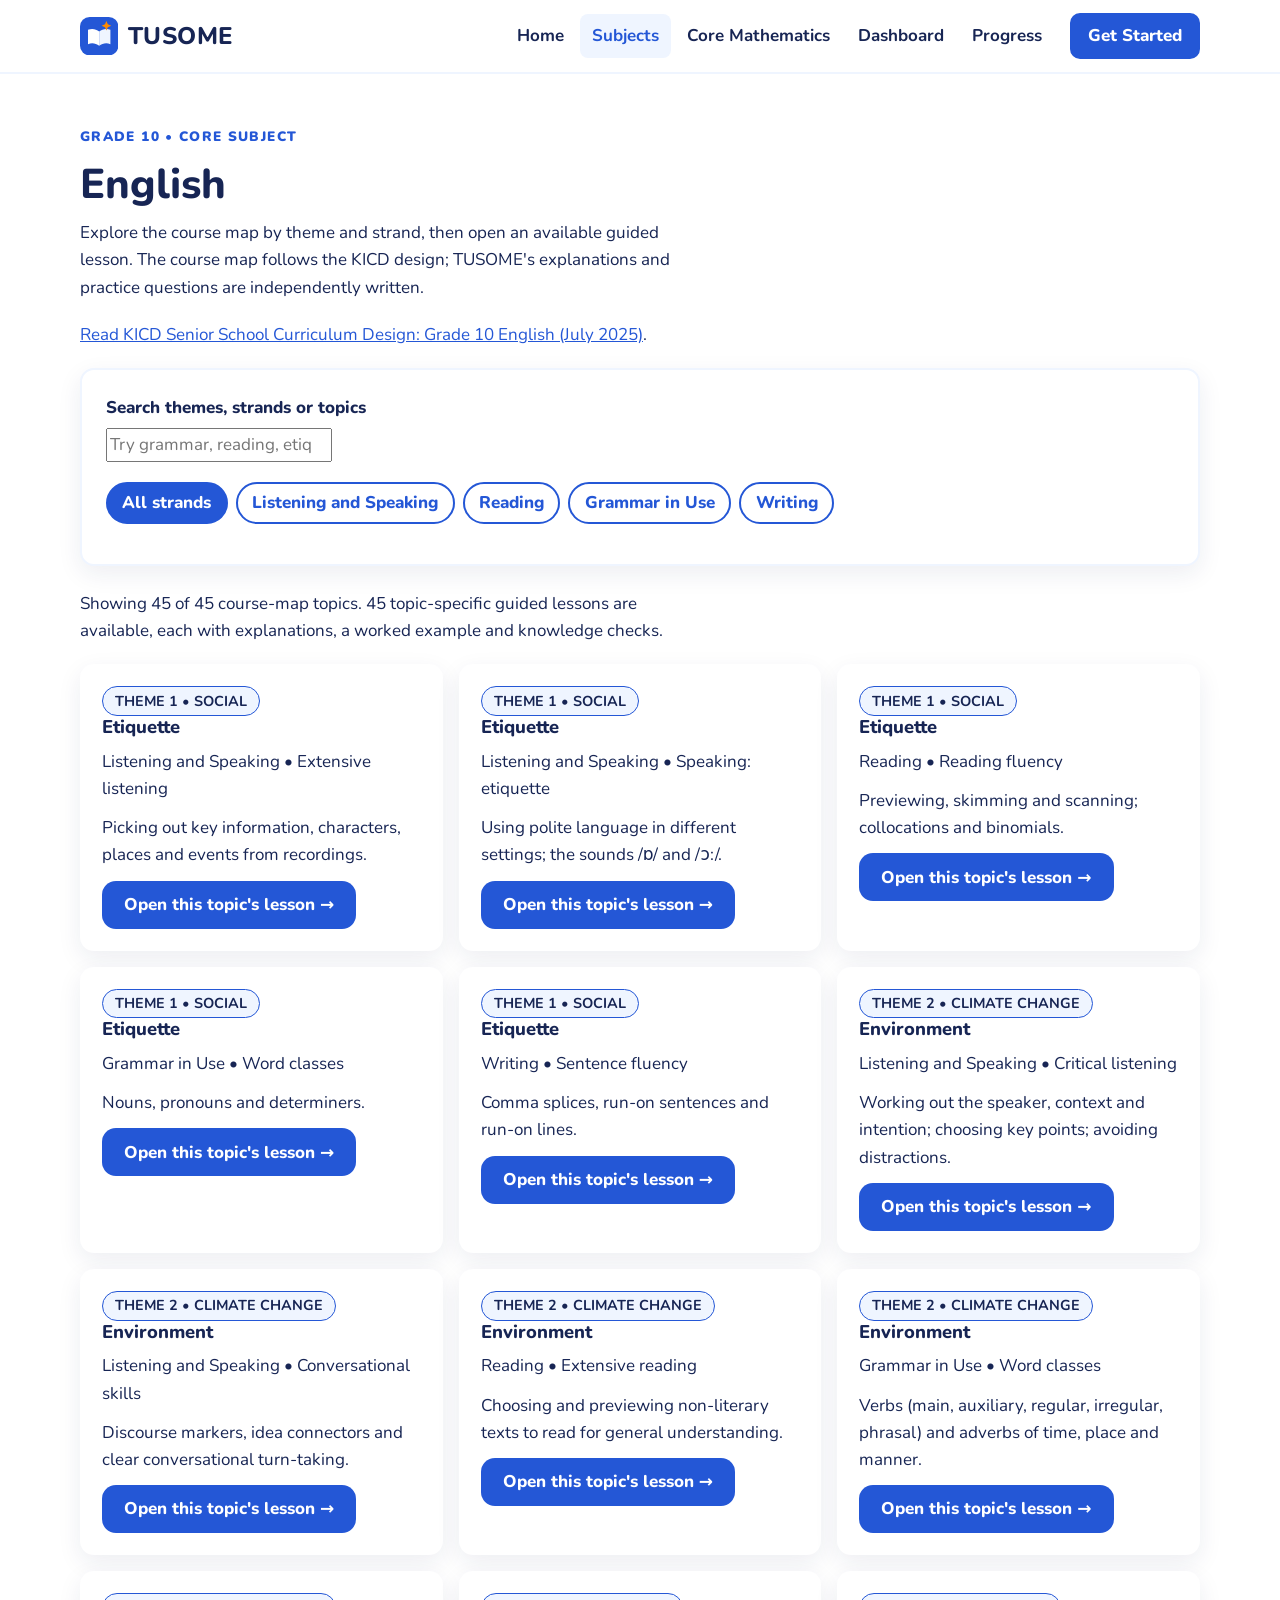
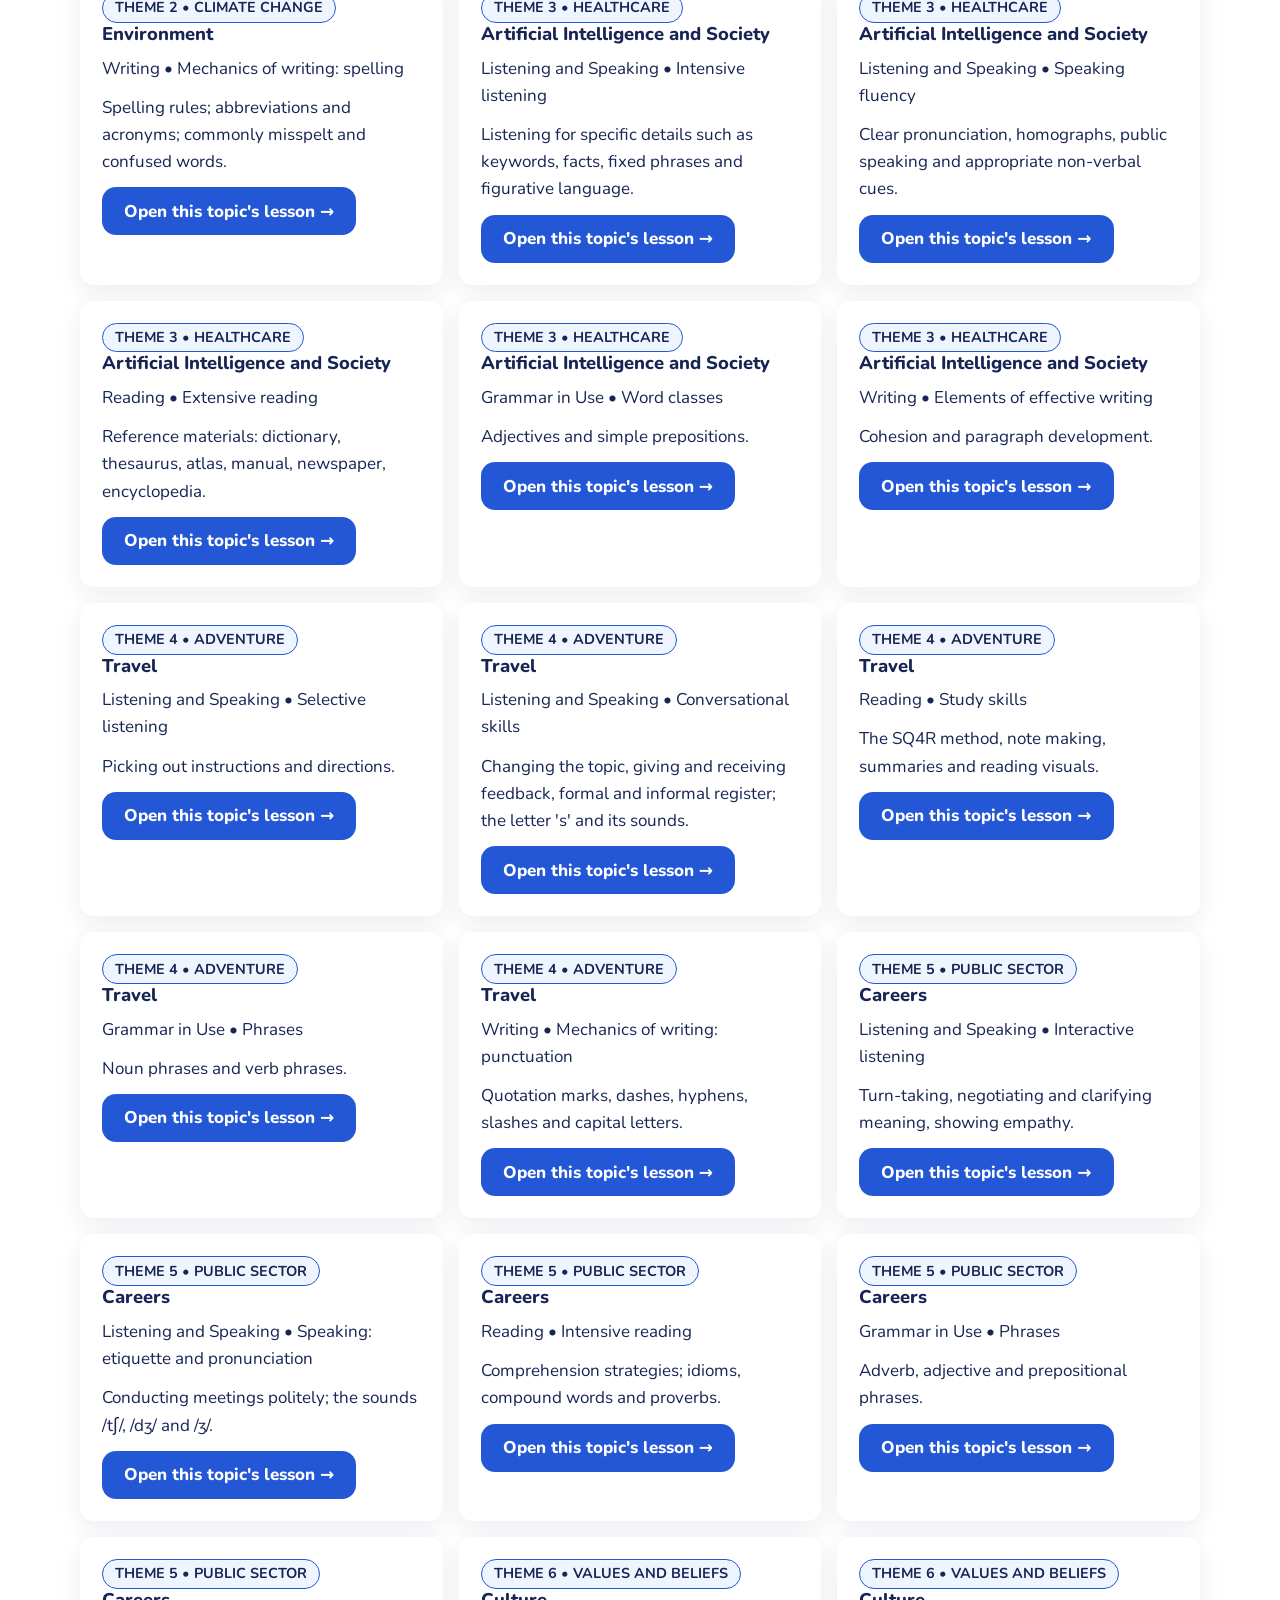
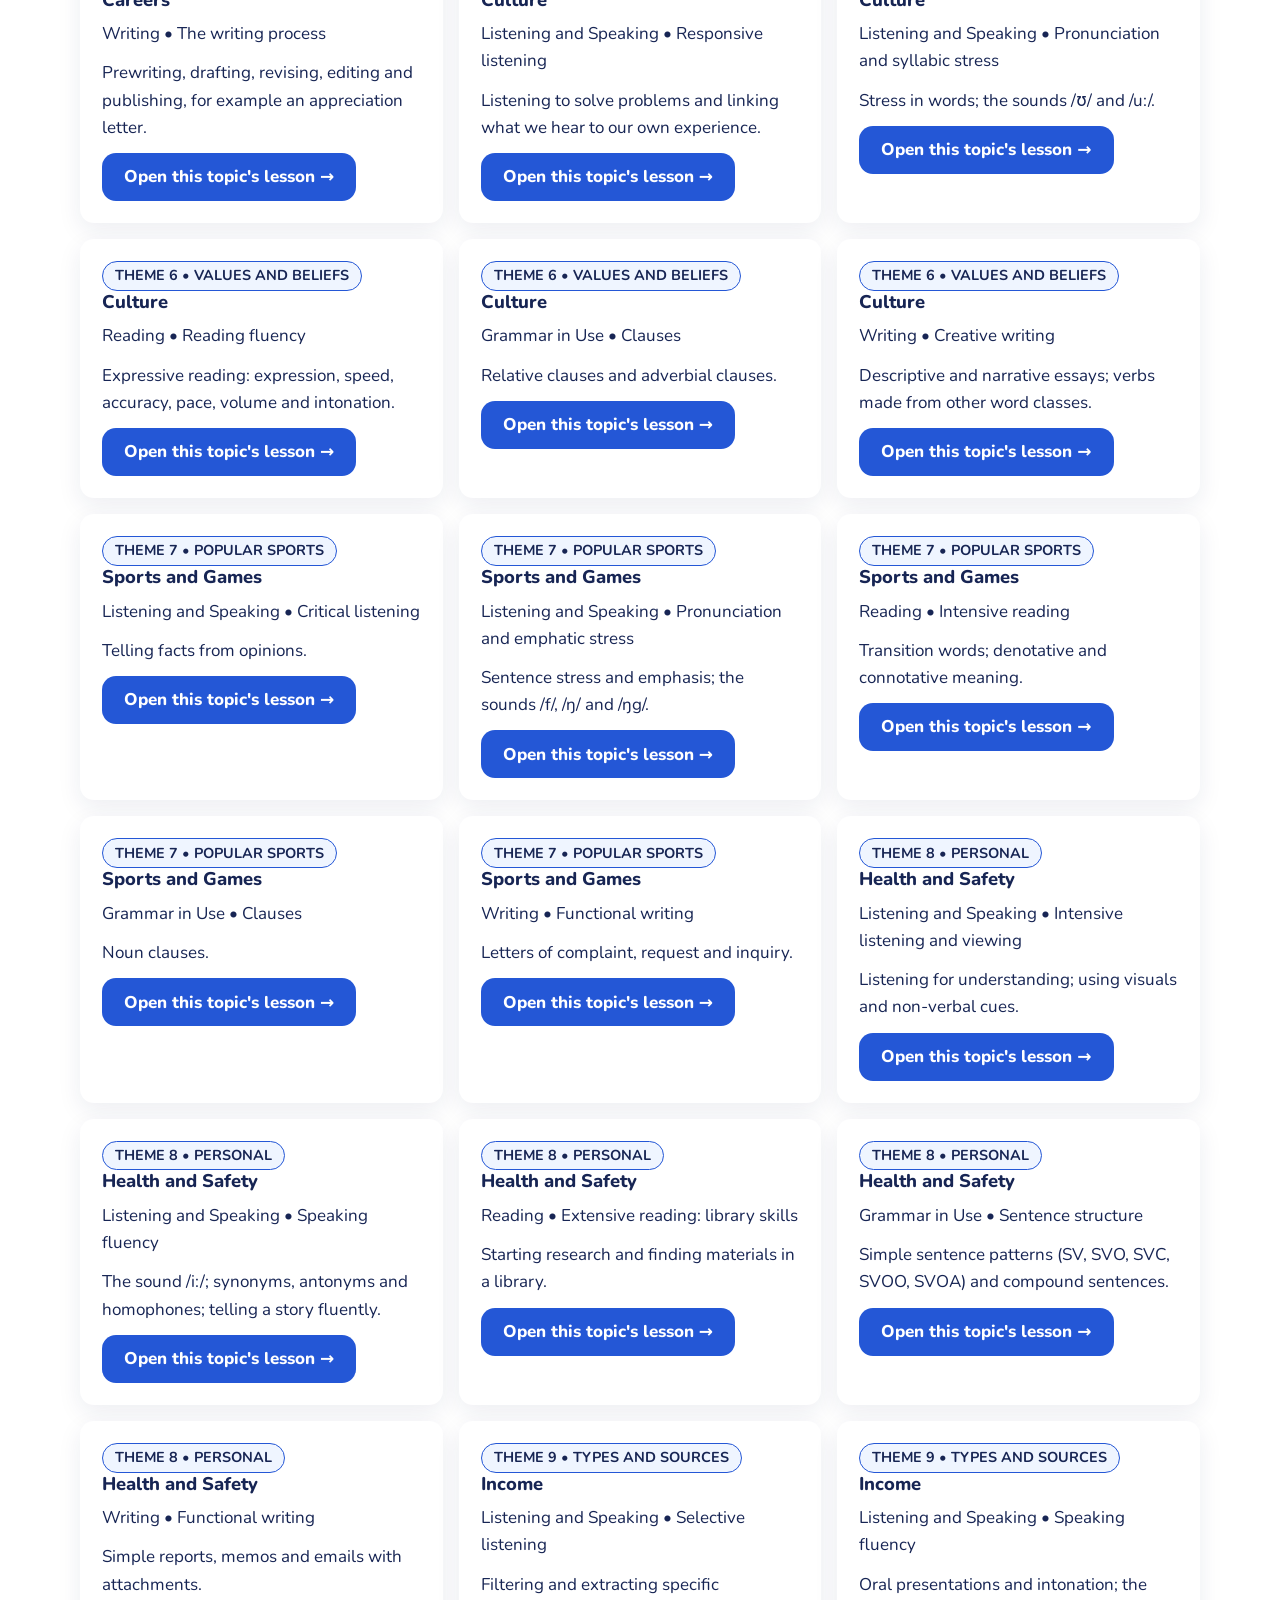
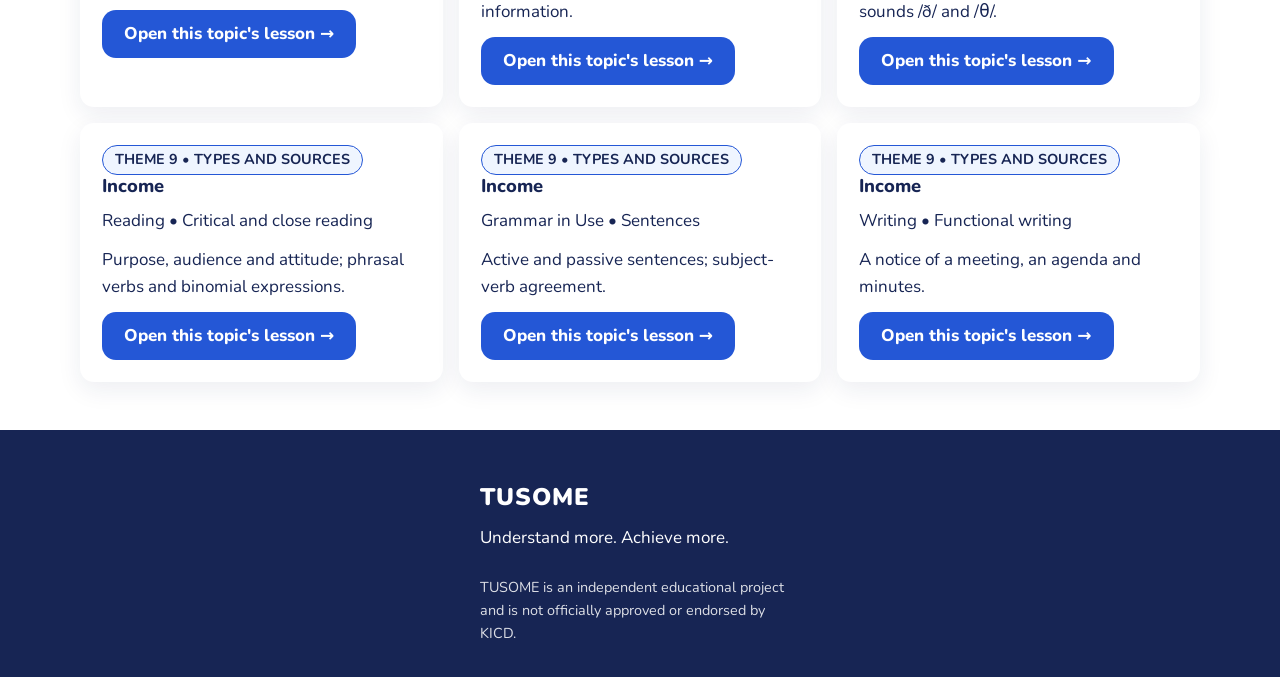
<file: english.html>
<!DOCTYPE html>
<html lang="en">
<head>
  <meta charset="UTF-8">
  <meta name="viewport" content="width=device-width, initial-scale=1">
  <title>Grade 10 English — TUSOME</title>
  <meta name="description" content="Explore the Grade 10 English course map, guided lessons, examples and quick checks.">
  <meta name="theme-color" content="#2457D6">
  <link rel="preconnect" href="https://fonts.googleapis.com">
  <link rel="preconnect" href="https://fonts.gstatic.com" crossorigin>
  <link href="https://fonts.googleapis.com/css2?family=Nunito:wght@400;600;700;800&display=swap" rel="stylesheet">
  <link rel="stylesheet" href="style.css">
</head>
<body id="top">
  <a class="skip-link" href="#main">Skip to content</a>
  <header class="site-header">
    <div class="container header-inner">
      <a class="brand" href="index.html" aria-label="TUSOME home">
        <svg class="logo" viewBox="0 0 48 48" aria-hidden="true">
          <rect width="48" height="48" rx="12" fill="#2457D6"/>
          <path d="M10 16c5-2 10-1 14 2v18c-4-3-9-4-14-2z" fill="#fff"/>
          <path d="M38 16c-5-2-10-1-14 2v18c4-3 9-4 14-2z" fill="#EFF5FF"/>
          <path d="M33 5l1.8 4.2L39 11l-4.2 1.8L33 17l-1.8-4.2L27 11l4.2-1.8z" fill="#FF8A00"/>
        </svg>
        <span class="brand-name">TUSOME</span>
      </a>
      <button class="menu-toggle" id="menu-toggle" type="button" aria-expanded="false" aria-controls="site-nav">Menu</button>
      <nav class="site-nav" id="site-nav" aria-label="Main navigation">
        <ul>
          <li><a href="index.html">Home</a></li>
          <li><a href="subjects.html" aria-current="page">Subjects</a></li>
          <li><a href="mathematics.html">Core Mathematics</a></li>
          <li><a href="dashboard.html">Dashboard</a></li>
          <li><a href="progress.html">Progress</a></li>
        </ul>
        <div class="nav-account"><a href="onboarding.html">Get Started</a></div>
      </nav>
    </div>
  </header>
  <main id="main" class="section">
    <div class="container">
      <p class="eyebrow">GRADE 10 • CORE SUBJECT</p>
      <h1>English</h1>
      <p class="section-sub">Explore the course map by theme and strand, then open an available guided lesson. The course map follows the KICD design; TUSOME's explanations and practice questions are independently written.</p>
      <p class="section-sub"><a id="english-source-link" href="https://kicd.ac.ke/cbc-materials/curriculum-designs/senior-school-designs/" target="_blank" rel="noopener noreferrer">View the official KICD curriculum source</a>.</p>
      <div class="card-panel">
        <div class="form-group">
          <label for="english-search">Search themes, strands or topics</label>
          <input id="english-search" type="search" placeholder="Try grammar, reading, etiquette...">
        </div>
        <div class="filter-bar" id="english-strand-filters" role="group" aria-label="Filter by English strand"></div>
      </div>
      <p id="english-count" class="section-sub" aria-live="polite"></p>
      <div id="english-course-map" class="experience-grid"></div>
      <article id="english-lesson-panel" class="card-panel lesson-stage" hidden aria-live="polite">
        <div class="section-header-inline">
          <span class="demo-tag">GUIDED LESSON</span>
          <button class="btn btn-secondary" id="english-back-btn" type="button">Back to course map</button>
        </div>
        <p class="eyebrow" id="english-lesson-where"></p>
        <h2 id="english-lesson-title"></h2>
        <div class="outcomes-box">
          <h3>By the end of this lesson, you should be able to:</h3>
          <ul id="english-outcomes" class="outcomes-list"></ul>
        </div>
        <div id="english-blocks" class="lesson-sections"></div>
        <div class="example-box">
          <span class="demo-tag">WORKED EXAMPLE</span>
          <h3 id="english-example-title"></h3>
          <ol id="english-example-steps" class="steps"></ol>
          <p id="english-pitfall" class="pitfall-note"></p>
        </div>
        <div class="mini-check-box">
          <span class="demo-tag">CHECK YOUR UNDERSTANDING</span>
          <div id="english-questions"></div>
          <p id="english-feedback" class="feedback" role="status" aria-live="polite"></p>
        </div>
        <div class="alt-explanation" id="english-alt" hidden>
          <h3>Another way to understand it</h3>
          <ul id="english-alt-list"></ul>
        </div>
        <div class="btn-row">
          <button class="btn btn-secondary" id="english-alt-btn" type="button">Explain another way</button>
          <button class="btn btn-primary" id="english-complete-btn" type="button">Mark lesson complete</button>
          <a class="btn btn-accent" href="practice.html?subject=english">Practise English →</a>
        </div>
        <p id="english-status" class="feedback" role="status" aria-live="polite"></p>
      </article>
    </div>
  </main>
  <footer class="site-footer">
    <div class="container footer-about">
      <p class="footer-brand">TUSOME</p>
      <p>Understand more. Achieve more.</p>
      <p class="footer-note">TUSOME is an independent educational project and is not officially approved or endorsed by KICD.</p>
    </div>
  </footer>
  <script src="data.js" defer></script>
  <script src="english-data.js" defer></script>
  <script src="storage.js" defer></script>
  <script src="app.js" defer></script>
  <script src="english.js" defer></script>
</body>
</html>
</file>
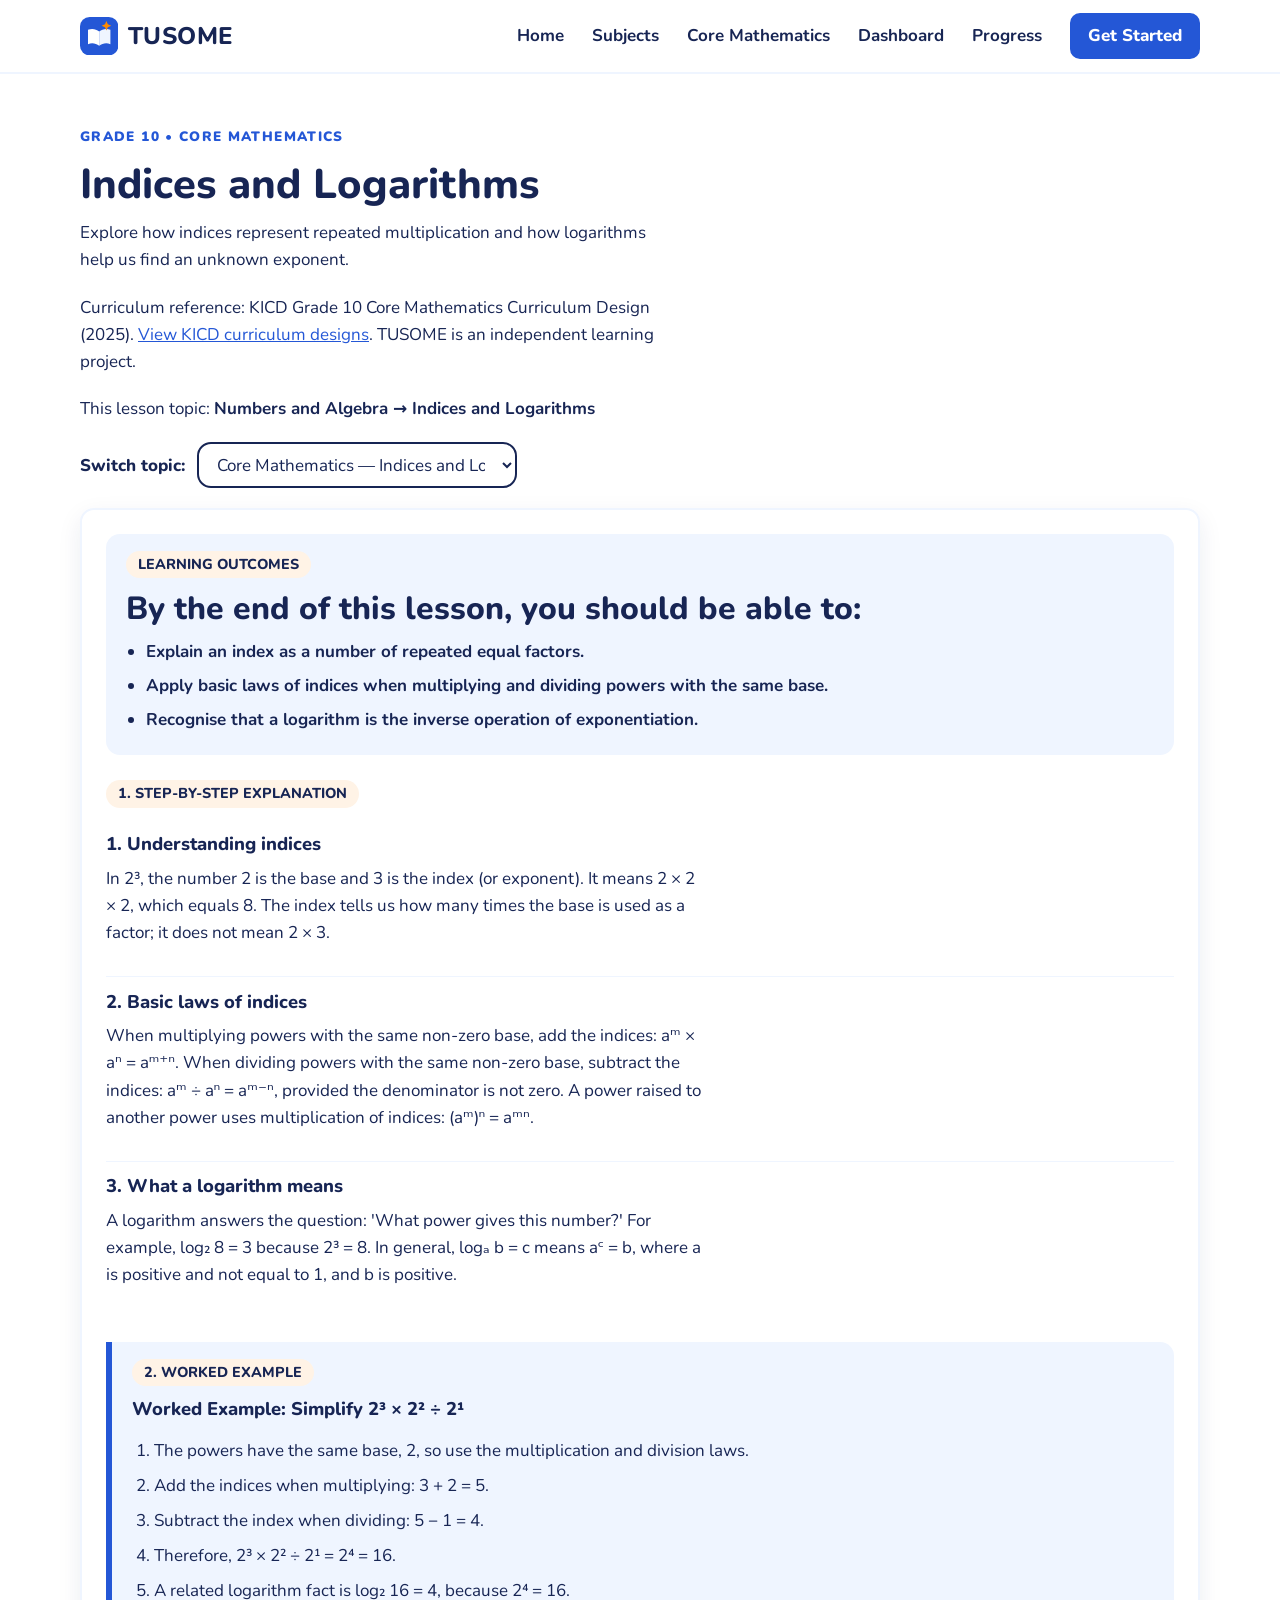
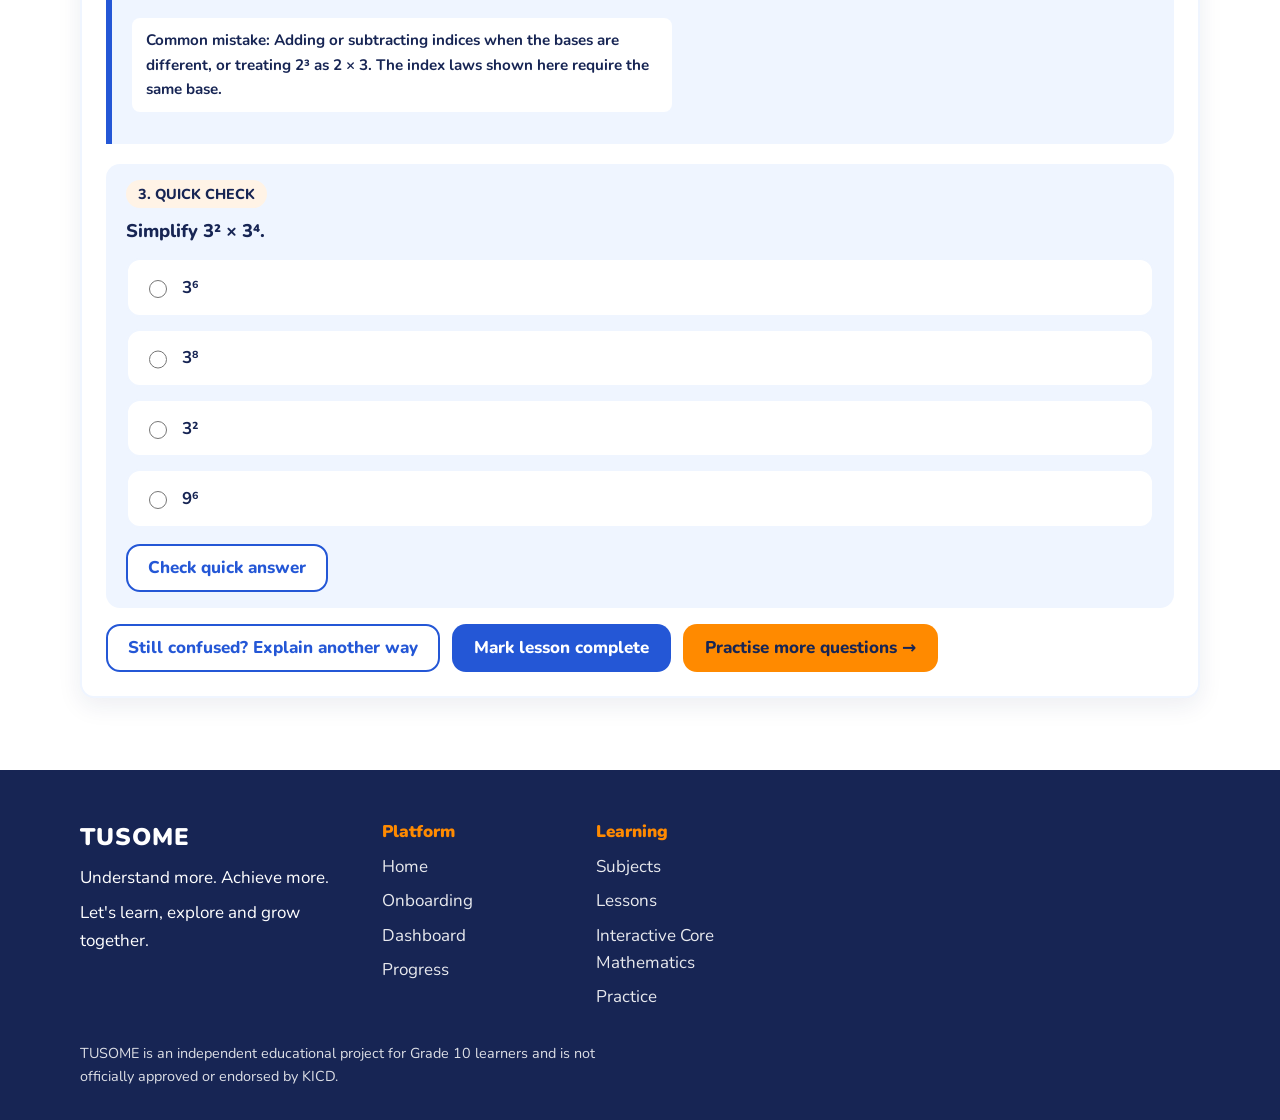
<file: lesson.html>
<!DOCTYPE html>
<html lang="en">
<head>
  <meta charset="UTF-8">
  <meta name="viewport" content="width=device-width, initial-scale=1">
  <title>Guided Lesson — TUSOME</title>
  <meta name="description" content="Step-by-step Grade 10 lesson with examples, alternative explanations, and progress tracking.">
  <meta name="theme-color" content="#2457D6">

  <link rel="preconnect" href="https://fonts.googleapis.com">
  <link rel="preconnect" href="https://fonts.gstatic.com" crossorigin>
  <link href="https://fonts.googleapis.com/css2?family=Nunito:wght@400;600;700;800&display=swap" rel="stylesheet">
  <link rel="stylesheet" href="style.css">
</head>
<body id="top">
  <a class="skip-link" href="#main">Skip to content</a>

  <header class="site-header">
    <div class="container header-inner">
      <a class="brand" href="index.html" aria-label="TUSOME home">
        <svg class="logo" viewBox="0 0 48 48" aria-hidden="true">
          <rect width="48" height="48" rx="12" fill="#2457D6"/>
          <path d="M10 16c5-2 10-1 14 2v18c-4-3-9-4-14-2z" fill="#fff"/>
          <path d="M38 16c-5-2-10-1-14 2v18c4-3 9-4 14-2z" fill="#EFF5FF"/>
          <path d="M33 5l1.8 4.2L39 11l-4.2 1.8L33 17l-1.8-4.2L27 11l4.2-1.8z" fill="#FF8A00"/>
        </svg>
        <span class="brand-name">TUSOME</span>
      </a>

      <button
        class="menu-toggle"
        id="menu-toggle"
        type="button"
        aria-expanded="false"
        aria-controls="site-nav">
        Menu
      </button>

      <nav class="site-nav" id="site-nav" aria-label="Main navigation">
        <ul>
          <li><a href="index.html">Home</a></li>
          <li><a href="subjects.html">Subjects</a></li>
          <li><a href="mathematics.html">Core Mathematics</a></li>
          <li><a href="dashboard.html">Dashboard</a></li>
          <li><a href="progress.html">Progress</a></li>
        </ul>

        <div class="nav-account">
          <a href="onboarding.html">Get Started</a>
        </div>
      </nav>
    </div>
  </header>

  <main id="main" class="section">
    <div class="container">
      <p class="eyebrow" id="lesson-subject-tag">GRADE 10 • GUIDED LESSON</p>
      <h1 id="lesson-title">Loading lesson...</h1>
      <p class="section-sub" id="lesson-summary"></p>
      <p id="lesson-curriculum-note" class="section-sub curriculum-note">Curriculum reference: <span id="lesson-curriculum-source">Grade 10 subject design</span>. <a href="https://kicd.ac.ke/cbc-materials/curriculum-designs/senior-school-designs/" target="_blank" rel="noopener noreferrer">View KICD curriculum designs</a>. TUSOME is an independent learning project.</p>
      <p id="lesson-topic-note" class="section-sub">This lesson topic: <strong id="lesson-curriculum-topic">Selected Grade 10 topic</strong></p>

      <div class="lesson-picker">
        <label for="lesson-select">Switch topic:</label>
        <select id="lesson-select"></select>
      </div>

      <article class="card-panel lesson-stage">
        <div class="outcomes-box">
          <span class="demo-tag">LEARNING OUTCOMES</span>
          <h2>By the end of this lesson, you should be able to:</h2>
          <ul id="lesson-outcomes" class="outcomes-list"></ul>
        </div>

        <div class="lesson-sections">
          <span class="demo-tag">1. STEP-BY-STEP EXPLANATION</span>
          <div id="lesson-blocks"></div>
        </div>

        <div class="example-box">
          <span class="demo-tag">2. WORKED EXAMPLE</span>
          <h3 id="lesson-example-title"></h3>
          <ol id="lesson-example-steps" class="steps"></ol>
          <p id="lesson-pitfall" class="pitfall-note"></p>
        </div>

        <div class="mini-check-box">
          <span class="demo-tag">3. QUICK CHECK</span>
          <h3 id="check-question"></h3>
          <div id="check-options" class="option-list"></div>
          <button class="btn btn-secondary" id="check-answer-btn" type="button">Check quick answer</button>
          <p class="feedback" id="check-feedback" role="status" aria-live="polite"></p>
        </div>

        <div class="btn-row">
          <button class="btn btn-secondary" id="confused-btn" type="button">
            Still confused? Explain another way
          </button>
          <button class="btn btn-primary" id="complete-lesson-btn" type="button">
            Mark lesson complete
          </button>
          <a class="btn btn-accent" id="lesson-practice-link" href="practice.html">Practise more questions →</a>
        </div>

        <div class="alt-explanation" id="alt-explanation-box" hidden>
          <h3>Another way to look at it</h3>
          <p id="alt-explanation-text"></p>
        </div>

        <p class="feedback" id="lesson-status" role="status" aria-live="polite"></p>
      </article>
    </div>
  </main>

  <footer class="site-footer">
    <div class="container footer-grid">
      <div class="footer-about">
        <p class="footer-brand">TUSOME</p>
        <p>Understand more. Achieve more.</p>
        <p>Let's learn, explore and grow together.</p>
      </div>
      <div class="footer-column">
        <p class="footer-heading">Platform</p>
        <ul class="footer-links">
          <li><a href="index.html">Home</a></li>
          <li><a href="onboarding.html">Onboarding</a></li>
          <li><a href="dashboard.html">Dashboard</a></li>
          <li><a href="progress.html">Progress</a></li>
        </ul>
      </div>
      <div class="footer-column">
        <p class="footer-heading">Learning</p>
        <ul class="footer-links">
          <li><a href="subjects.html">Subjects</a></li>
          <li><a href="lesson.html?subject=maths">Lessons</a></li>
          <li><a href="mathematics.html">Interactive Core Mathematics</a></li>
          <li><a href="practice.html">Practice</a></li>
        </ul>
      </div>
    </div>
    <div class="container">
      <p class="footer-note">
        TUSOME is an independent educational project for Grade 10 learners and is not officially approved or endorsed by KICD.
      </p>
    </div>
  </footer>

  <script src="data.js" defer></script>
  <script src="storage.js" defer></script>
  <script src="app.js" defer></script>
  <script src="lesson.js" defer></script>
</body>
</html>
</file>
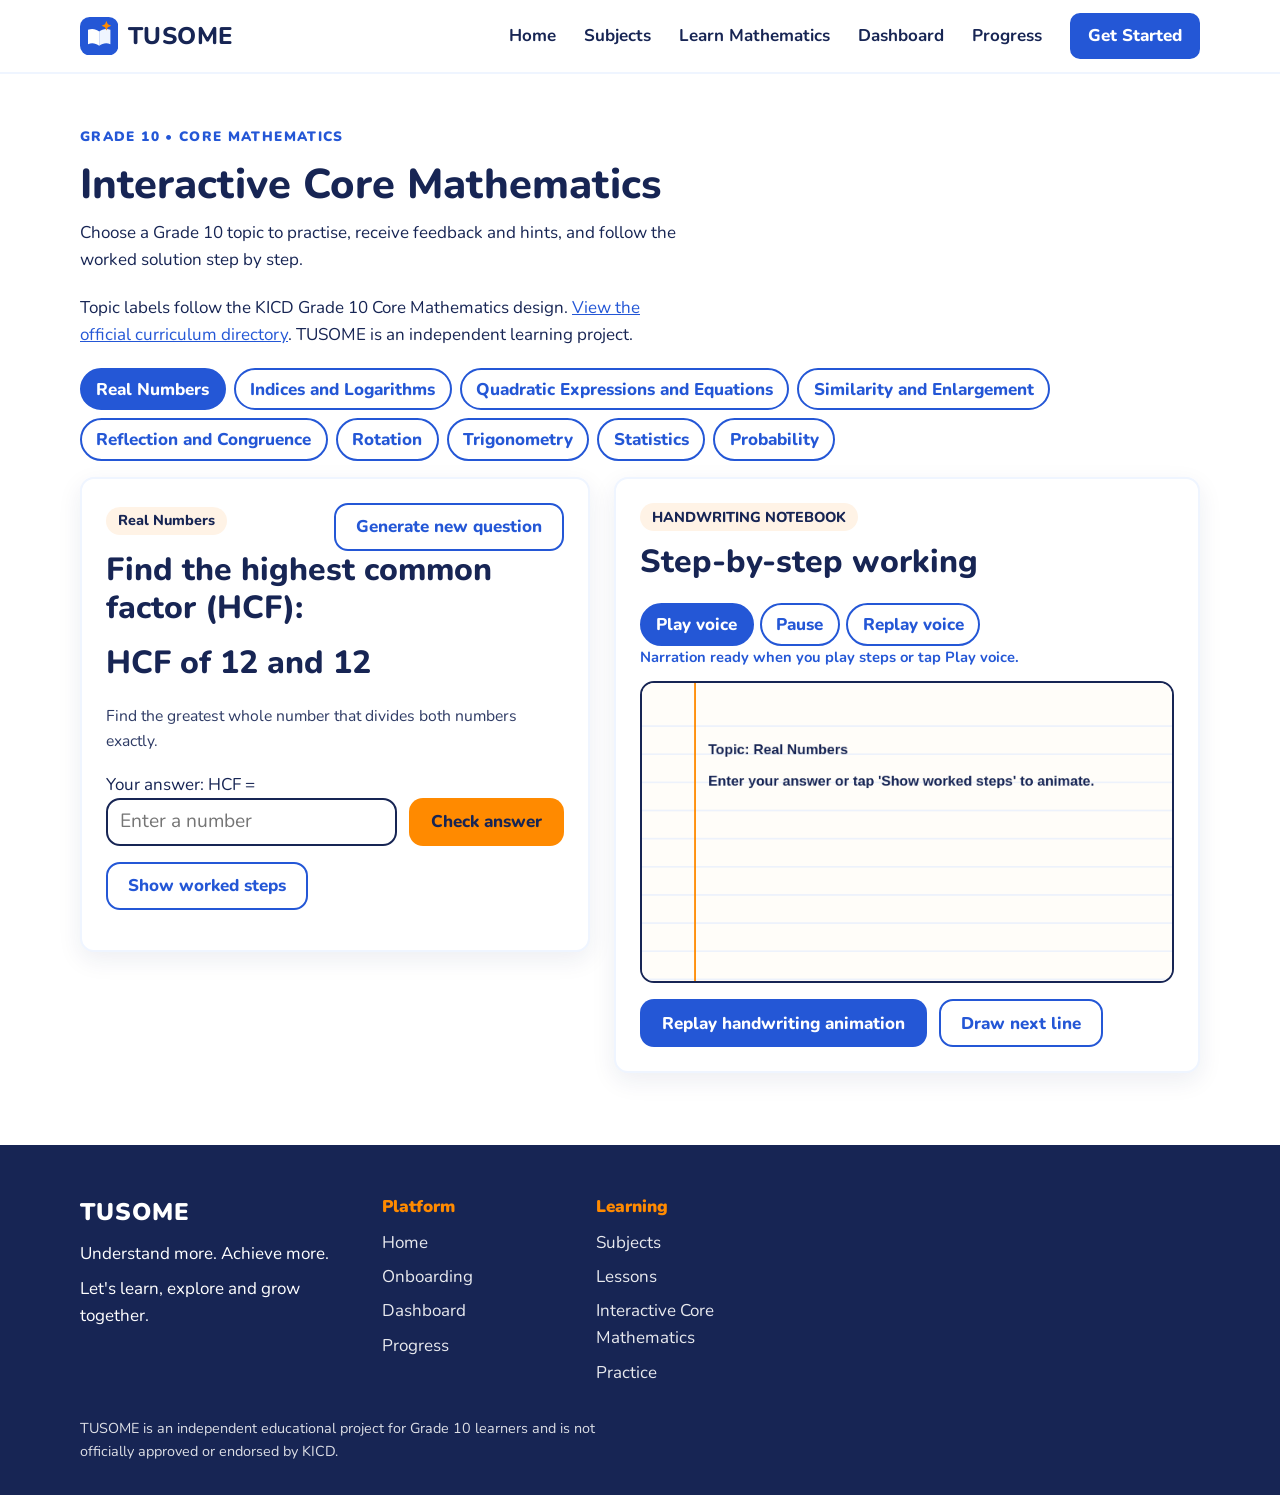
<file: mathematics-practice.html>
<!DOCTYPE html>
<html lang="en">
<head>
  <meta charset="UTF-8">
  <meta name="viewport" content="width=device-width, initial-scale=1">
  <title>Interactive Core Mathematics — TUSOME</title>
  <meta name="description" content="Practise Grade 10 Core Mathematics across multiple topics with dynamic question generation, mistake hints, handwriting working, and narration.">
  <meta name="theme-color" content="#2457D6">

  <link rel="preconnect" href="https://fonts.googleapis.com">
  <link rel="preconnect" href="https://fonts.gstatic.com" crossorigin>
  <link href="https://fonts.googleapis.com/css2?family=Nunito:wght@400;600;700;800&display=swap" rel="stylesheet">
  <link rel="stylesheet" href="style.css">
</head>
<body id="top">
  <a class="skip-link" href="#main">Skip to content</a>

  <header class="site-header">
    <div class="container header-inner">
      <a class="brand" href="index.html" aria-label="TUSOME home">
        <svg class="logo" viewBox="0 0 48 48" aria-hidden="true">
          <rect width="48" height="48" rx="12" fill="#2457D6"/>
          <path d="M10 16c5-2 10-1 14 2v18c-4-3-9-4-14-2z" fill="#fff"/>
          <path d="M38 16c-5-2-10-1-14 2v18c4-3 9-4 14-2z" fill="#EFF5FF"/>
          <path d="M33 5l1.8 4.2L39 11l-4.2 1.8L33 17l-1.8-4.2L27 11l4.2-1.8z" fill="#FF8A00"/>
        </svg>
        <span class="brand-name">TUSOME</span>
      </a>

      <button
        class="menu-toggle"
        id="menu-toggle"
        type="button"
        aria-expanded="false"
        aria-controls="site-nav">
        Menu
      </button>

      <nav class="site-nav" id="site-nav" aria-label="Main navigation">
        <ul>
          <li><a href="index.html">Home</a></li>
          <li><a href="subjects.html">Subjects</a></li>
          <li><a href="mathematics.html">Learn Mathematics</a></li>
          <li><a href="dashboard.html">Dashboard</a></li>
          <li><a href="progress.html">Progress</a></li>
        </ul>

        <div class="nav-account">
          <a href="onboarding.html">Get Started</a>
        </div>
      </nav>
    </div>
  </header>

  <main id="main" class="section">
    <div class="container">
      <p class="eyebrow">GRADE 10 • CORE MATHEMATICS</p>
      <h1>Interactive Core Mathematics</h1>
      <p class="section-sub">
        Choose a Grade 10 topic to practise, receive feedback and hints, and follow the worked solution step by step.
      </p>
      <p class="section-sub">Topic labels follow the KICD Grade 10 Core Mathematics design. <a href="https://kicd.ac.ke/cbc-materials/curriculum-designs/senior-school-designs/" target="_blank" rel="noopener noreferrer">View the official curriculum directory</a>. TUSOME is an independent learning project.</p>

      <div class="filter-bar" id="math-topic-chips" role="group" aria-label="Select Mathematics topic">
        <button type="button" class="chip is-active" data-topic="realNumbers">Real Numbers</button>
        <button type="button" class="chip" data-topic="indices">Indices and Logarithms</button>
        <button type="button" class="chip" data-topic="quadratics">Quadratic Expressions and Equations</button>
        <button type="button" class="chip" data-topic="enlargement">Similarity and Enlargement</button>
        <button type="button" class="chip" data-topic="reflection">Reflection and Congruence</button>
        <button type="button" class="chip" data-topic="rotation">Rotation</button>
        <button type="button" class="chip" data-topic="trigonometry">Trigonometry</button>
        <button type="button" class="chip" data-topic="statistics">Statistics</button>
        <button type="button" class="chip" data-topic="probability">Probability</button>

      </div>

      <div class="math-layout">
        <section class="card-panel math-question-panel" aria-labelledby="math-q-heading">
          <div class="section-header-inline">
            <span class="demo-tag" id="math-subtopic-badge">Real Numbers</span>
            <button class="btn btn-secondary" id="math-new-btn" type="button">Generate new question</button>
          </div>

          <h2 id="math-q-heading">Solve the problem:</h2>
          <p class="equation" id="math-equation" aria-live="off"></p>
          <p id="math-context" class="math-prompt-note"></p>

          <form id="math-form" novalidate>
            <label for="math-answer" id="math-answer-label">Your answer:</label>
            <div class="answer-row">
              <input id="math-answer" type="text" inputmode="decimal" autocomplete="off" placeholder="Enter a number">
              <button class="btn btn-accent" type="submit">Check answer</button>
            </div>
          </form>

          <p class="feedback" id="math-feedback" role="status" aria-live="polite"></p>

          <div class="btn-row">
            <button class="btn btn-secondary" id="math-show-steps-btn" type="button">
              Show worked steps
            </button>
            <button class="btn btn-secondary" id="math-similar-btn" type="button" hidden>
              Try another like this
            </button>
          </div>

          <ol class="steps" id="math-steps-list"></ol>
        </section>

        <section class="card-panel math-board-panel" aria-labelledby="board-heading">
          <div class="board-header">
            <div>
              <span class="demo-tag">HANDWRITING NOTEBOOK</span>
              <h2 id="board-heading">Step-by-step working</h2>
            </div>
            <div class="narration-controls" role="group" aria-label="Audio narration controls">
              <button class="chip is-active" id="voice-play-btn" type="button">Play voice</button>
              <button class="chip" id="voice-pause-btn" type="button">Pause</button>
              <button class="chip" id="voice-replay-btn" type="button">Replay voice</button>
            </div>
          </div>

          <p id="voice-status" class="voice-status" role="status" aria-live="polite">
            Narration ready when you play steps or tap Play voice.
          </p>

          <div class="canvas-frame">
            <canvas id="math-canvas" width="640" height="360" aria-label="Handwriting-style mathematical working animation"></canvas>
          </div>

          <div class="btn-row">
            <button class="btn btn-primary" id="canvas-replay-btn" type="button">
              Replay handwriting animation
            </button>
            <button class="btn btn-secondary" id="canvas-step-btn" type="button">
              Draw next line
            </button>
          </div>
        </section>
      </div>
    </div>
  </main>

  <footer class="site-footer">
    <div class="container footer-grid">
      <div class="footer-about">
        <p class="footer-brand">TUSOME</p>
        <p>Understand more. Achieve more.</p>
        <p>Let's learn, explore and grow together.</p>
      </div>
      <div class="footer-column">
        <p class="footer-heading">Platform</p>
        <ul class="footer-links">
          <li><a href="index.html">Home</a></li>
          <li><a href="onboarding.html">Onboarding</a></li>
          <li><a href="dashboard.html">Dashboard</a></li>
          <li><a href="progress.html">Progress</a></li>
        </ul>
      </div>
      <div class="footer-column">
        <p class="footer-heading">Learning</p>
        <ul class="footer-links">
          <li><a href="subjects.html">Subjects</a></li>
          <li><a href="lesson.html?subject=maths">Lessons</a></li>
          <li><a href="mathematics.html">Interactive Core Mathematics</a></li>
          <li><a href="practice.html">Practice</a></li>
        </ul>
      </div>
    </div>
    <div class="container">
      <p class="footer-note">
        TUSOME is an independent educational project for Grade 10 learners and is not officially approved or endorsed by KICD.
      </p>
    </div>
  </footer>

  <script src="data.js" defer></script>
  <script src="storage.js" defer></script>
  <script src="app.js" defer></script>
  <script src="mathematics.js" defer></script>
</body>
</html>
</file>
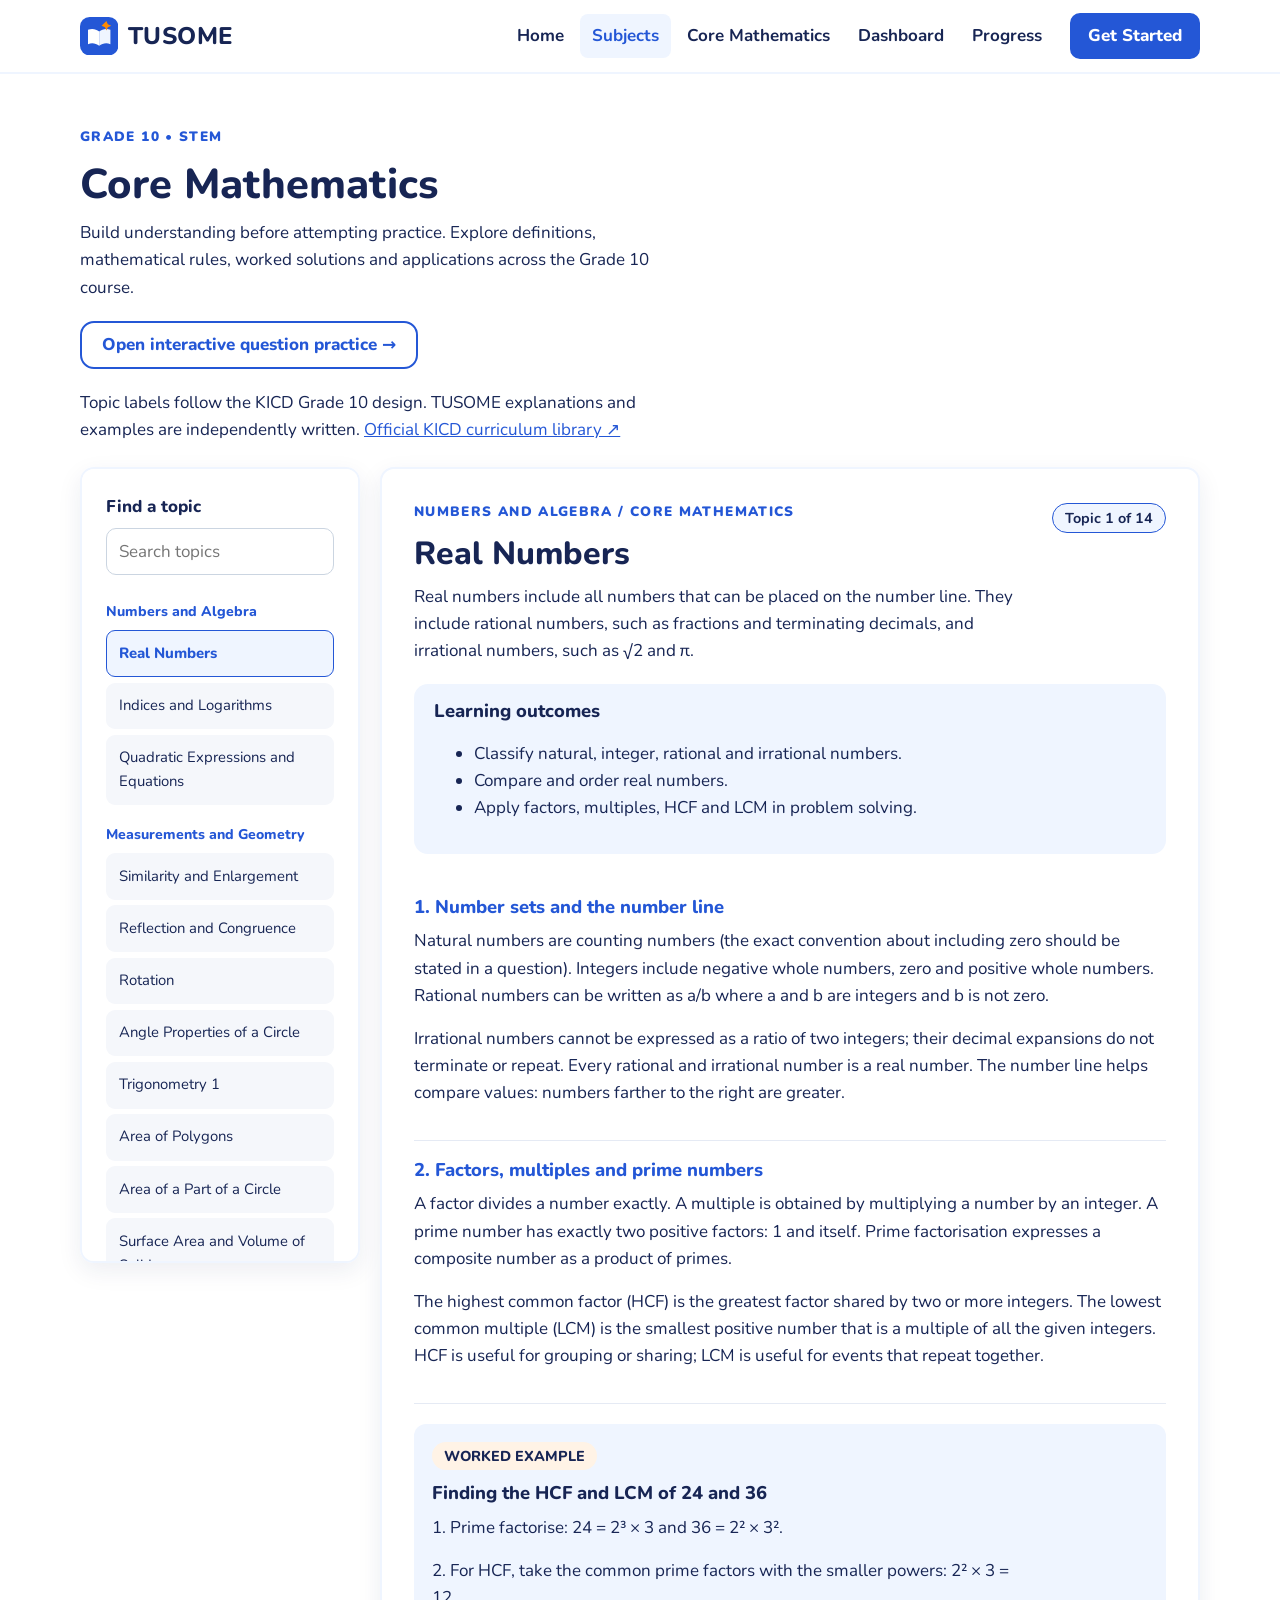
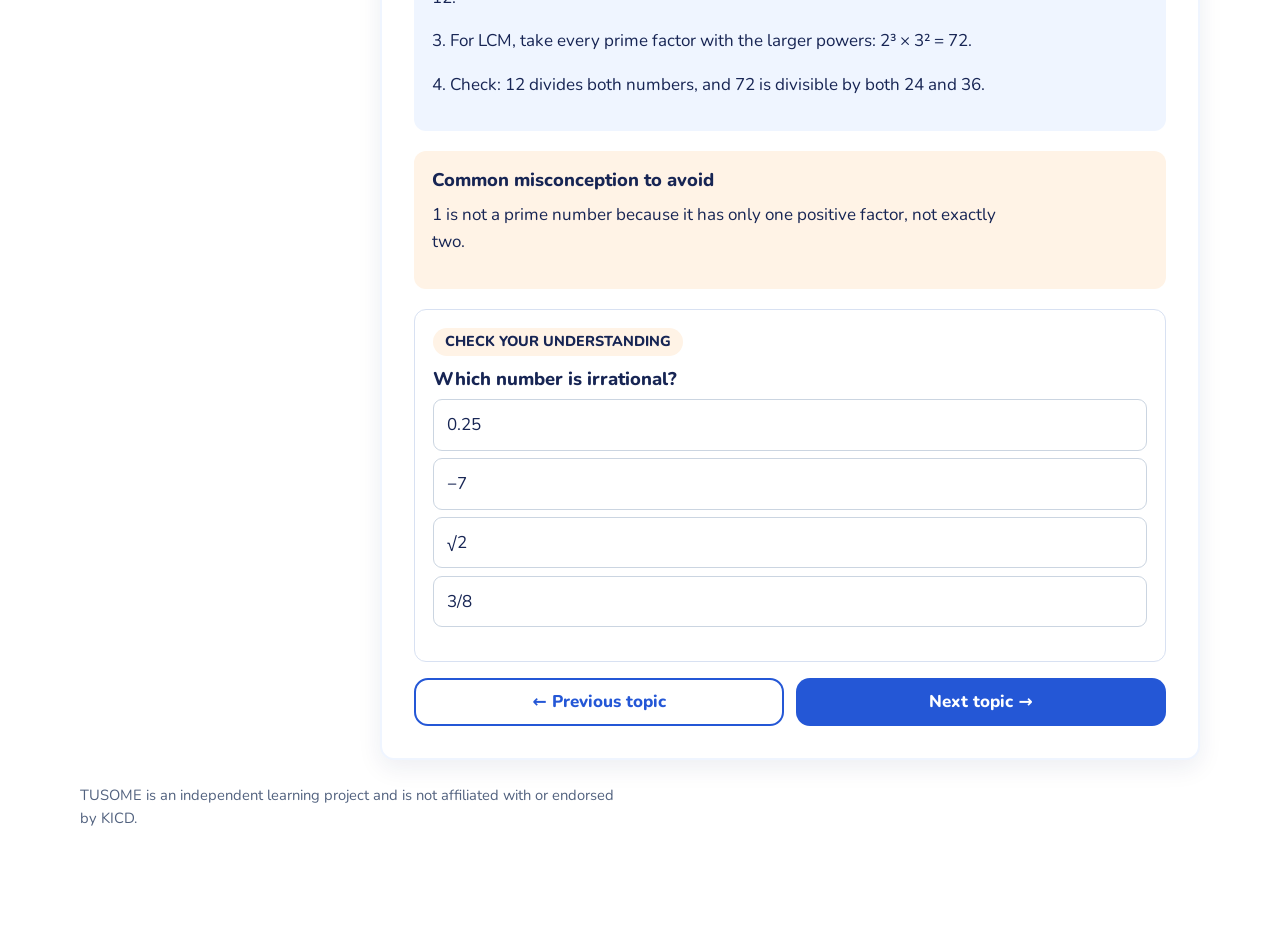
<file: mathematics.html>
<!DOCTYPE html><html lang="en"><head><meta charset="UTF-8"><meta name="viewport" content="width=device-width, initial-scale=1"><title>Grade 10 Core Mathematics — TUSOME</title><meta name="description" content="Learn Grade 10 Core Mathematics concepts through detailed explanations, worked solutions and checks for understanding."><meta name="theme-color" content="#2457D6"><link rel="preconnect" href="https://fonts.googleapis.com"><link rel="preconnect" href="https://fonts.gstatic.com" crossorigin><link href="https://fonts.googleapis.com/css2?family=Nunito:wght@400;600;700;800&display=swap" rel="stylesheet"><link rel="stylesheet" href="style.css"></head><body id="top"><a class="skip-link" href="#main">Skip to content</a><header class="site-header"><div class="container header-inner"><a class="brand" href="index.html" aria-label="TUSOME home"><svg class="logo" viewBox="0 0 48 48" aria-hidden="true"><rect width="48" height="48" rx="12" fill="#2457D6"/><path d="M10 16c5-2 10-1 14 2v18c-4-3-9-4-14-2z" fill="#fff"/><path d="M38 16c-5-2-10-1-14 2v18c4-3 9-4 14-2z" fill="#EFF5FF"/><path d="M33 5l1.8 4.2L39 11l-4.2 1.8L33 17l-1.8-4.2L27 11z" fill="#FF8A00"/></svg><span class="brand-name">TUSOME</span></a>
<button class="menu-toggle" id="menu-toggle" type="button" aria-expanded="false" aria-controls="site-nav">Menu</button>
<nav class="site-nav" id="site-nav" aria-label="Main navigation"><ul><li><a href="index.html">Home</a></li><li><a href="subjects.html" aria-current="page">Subjects</a></li><li><a href="mathematics.html">Core Mathematics</a></li><li><a href="dashboard.html">Dashboard</a></li><li><a href="progress.html">Progress</a></li></ul><div class="nav-account"><a href="onboarding.html">Get Started</a></div></nav></div></header><main id="main" class="section"><div class="container subject-learning"><p class="eyebrow">GRADE 10 • STEM</p><h1>Core Mathematics</h1><p class="section-sub">Build understanding before attempting practice. Explore definitions, mathematical rules, worked solutions and applications across the Grade 10 course.</p><p class="section-sub"><a class="btn btn-secondary" href="mathematics-practice.html">Open interactive question practice →</a></p><p class="curriculum-note">Topic labels follow the KICD Grade 10 design. TUSOME explanations and examples are independently written. <a href="https://kicd.ac.ke/cbc-materials/curriculum-designs/senior-school-designs/" target="_blank" rel="noopener noreferrer">Official KICD curriculum library ↗</a></p><div class="subject-layout"><aside class="card-panel subject-sidebar"><label for="subject-topic-search">Find a topic</label><input id="subject-topic-search" type="search" placeholder="Search topics"><div id="subject-topic-list" class="subject-topic-list"></div></aside><section class="subject-main" aria-live="polite"><div id="subject-welcome" class="card-panel"><p class="eyebrow">LEARN AT YOUR OWN PACE</p><h2>Choose a topic to begin</h2><p>Read the concepts, follow each worked solution and complete the check before moving on.</p><div id="subject-overview"></div></div><article id="subject-lesson" class="card-panel subject-lesson" hidden><div class="subject-lesson-top"><p id="subject-breadcrumb" class="eyebrow"></p><span id="subject-progress" class="tag"></span></div><h2 id="subject-lesson-title"></h2><p id="subject-lesson-intro" class="section-sub"></p><div id="subject-outcomes" class="outcomes-box"></div><div id="subject-lesson-content"></div><section class="subject-example"><span class="demo-tag">WORKED EXAMPLE</span><h3 id="subject-example-title"></h3><div id="subject-example-content"></div></section><section class="subject-misconception"><h3>Common misconception to avoid</h3><p id="subject-misconception-text"></p></section><section class="subject-check"><span class="demo-tag">CHECK YOUR UNDERSTANDING</span><h3 id="subject-check-question"></h3><div id="subject-check-options"></div><p id="subject-check-feedback" aria-live="polite"></p></section><div class="btn-row"><button id="subject-prev" class="btn btn-secondary" type="button">← Previous topic</button><button id="subject-next" class="btn btn-primary" type="button">Next topic →</button></div></article></section></div><p class="curriculum-source">TUSOME is an independent learning project and is not affiliated with or endorsed by KICD.</p></div></main><script src="storage.js"></script><script src="app.js"></script><script src="subject-engine.js"></script><script src="mathematics-learning.js"></script></body></html>
</file>
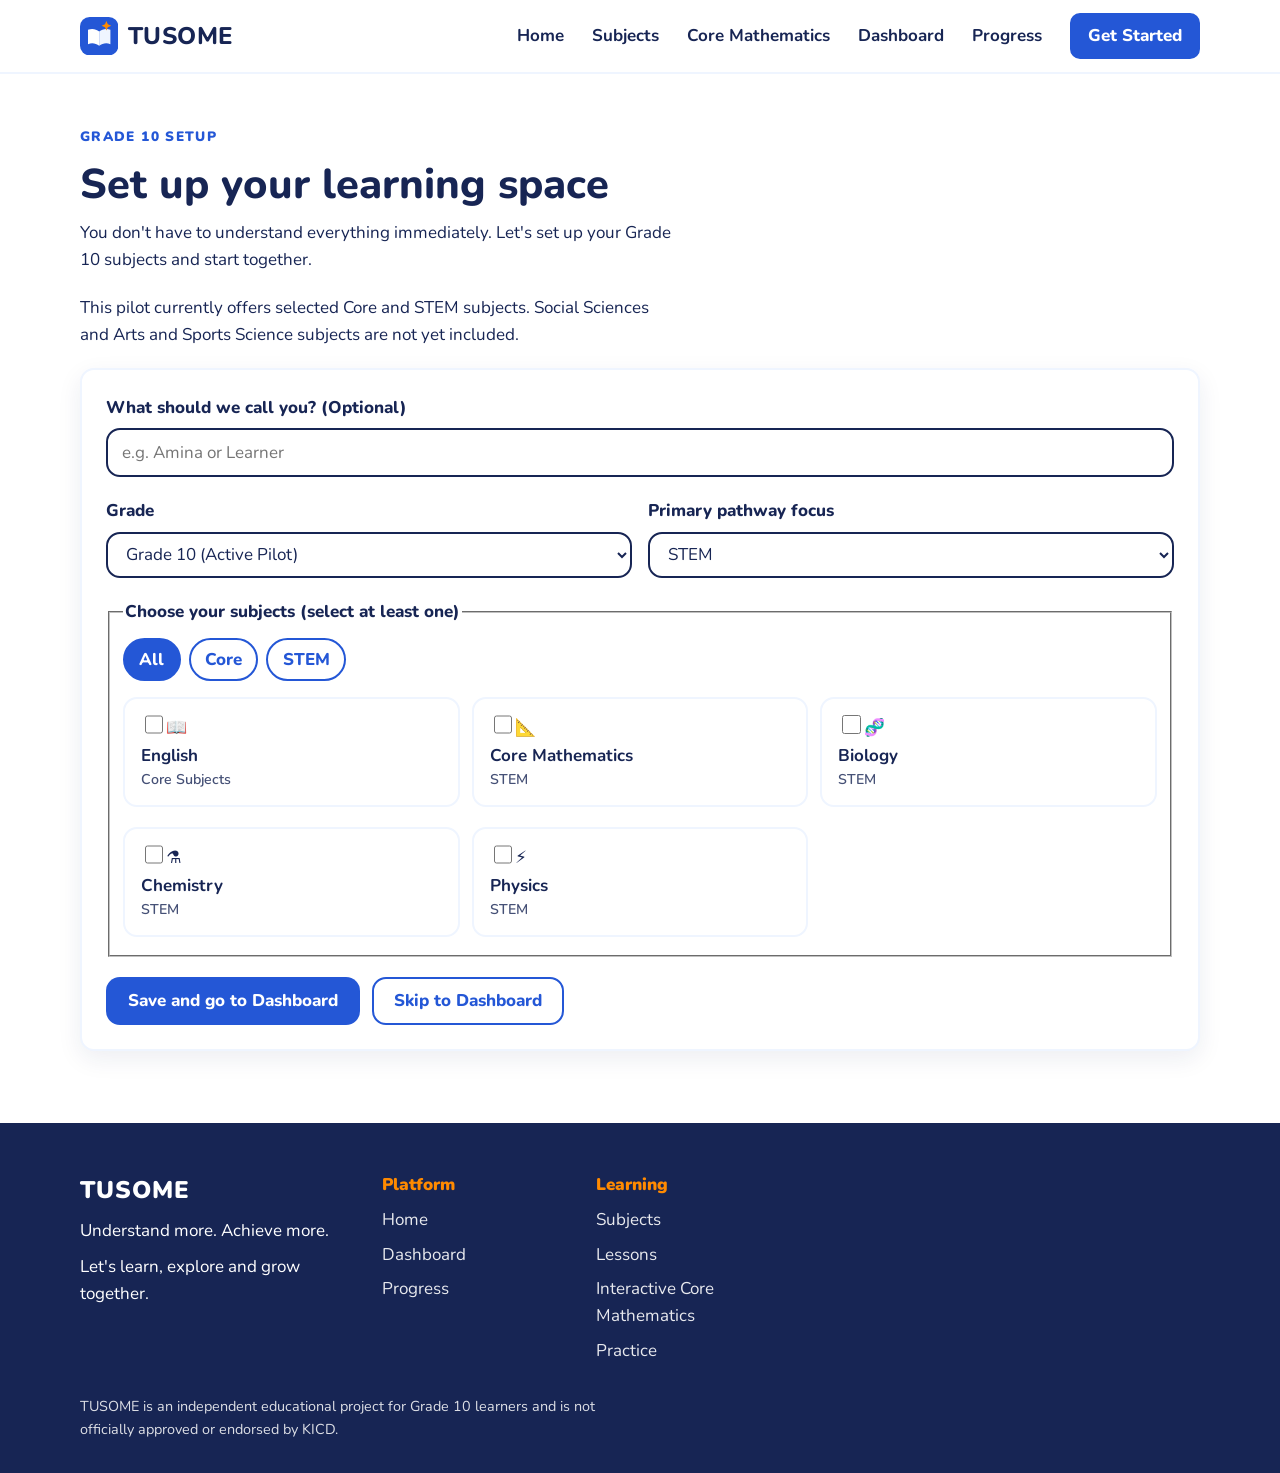
<file: onboarding.html>
<!DOCTYPE html>
<html lang="en">
<head>
  <meta charset="UTF-8">
  <meta name="viewport" content="width=device-width, initial-scale=1">
  <title>Get Started — TUSOME</title>
  <meta name="description" content="Set up your Grade 10 TUSOME learning profile and select your subjects.">
  <meta name="theme-color" content="#2457D6">

  <link rel="preconnect" href="https://fonts.googleapis.com">
  <link rel="preconnect" href="https://fonts.gstatic.com" crossorigin>
  <link href="https://fonts.googleapis.com/css2?family=Nunito:wght@400;600;700;800&display=swap" rel="stylesheet">
  <link rel="stylesheet" href="style.css">
</head>
<body id="top">
  <a class="skip-link" href="#main">Skip to content</a>

  <header class="site-header">
    <div class="container header-inner">
      <a class="brand" href="index.html" aria-label="TUSOME home">
        <svg class="logo" viewBox="0 0 48 48" aria-hidden="true">
          <rect width="48" height="48" rx="12" fill="#2457D6"/>
          <path d="M10 16c5-2 10-1 14 2v18c-4-3-9-4-14-2z" fill="#fff"/>
          <path d="M38 16c-5-2-10-1-14 2v18c4-3 9-4 14-2z" fill="#EFF5FF"/>
          <path d="M33 5l1.8 4.2L39 11l-4.2 1.8L33 17l-1.8-4.2L27 11l4.2-1.8z" fill="#FF8A00"/>
        </svg>
        <span class="brand-name">TUSOME</span>
      </a>

      <button
        class="menu-toggle"
        id="menu-toggle"
        type="button"
        aria-expanded="false"
        aria-controls="site-nav">
        Menu
      </button>

      <nav class="site-nav" id="site-nav" aria-label="Main navigation">
        <ul>
          <li><a href="index.html">Home</a></li>
          <li><a href="subjects.html">Subjects</a></li>
          <li><a href="mathematics.html">Core Mathematics</a></li>
          <li><a href="dashboard.html">Dashboard</a></li>
          <li><a href="progress.html">Progress</a></li>
        </ul>

        <div class="nav-account">
          <a href="onboarding.html" aria-current="page">Get Started</a>
        </div>
      </nav>
    </div>
  </header>

  <main id="main" class="section">
    <div class="container">
      <p class="eyebrow">GRADE 10 SETUP</p>
      <h1>Set up your learning space</h1>
      <p class="section-sub">
        You don't have to understand everything immediately. Let's set up your Grade 10 subjects and start together.
      </p>
      <p class="section-sub">This pilot currently offers selected Core and STEM subjects. Social Sciences and Arts and Sports Science subjects are not yet included.</p>

      <form id="onboarding-form" class="card-panel" novalidate>
        <div class="form-group">
          <label for="learner-name">What should we call you? (Optional)</label>
          <input id="learner-name" name="learnerName" type="text" placeholder="e.g. Amina or Learner" maxlength="40">
        </div>

        <div class="form-row-two">
          <div class="form-group">
            <label for="learner-grade">Grade</label>
            <select id="learner-grade" name="grade">
              <option value="10" selected>Grade 10 (Active Pilot)</option>
            </select>
          </div>

          <div class="form-group">
            <label for="learner-pathway">Primary pathway focus</label>
            <select id="learner-pathway" name="pathway">
              <option value="stem">STEM</option>
              <option value="core">Core Subjects</option>
            </select>
          </div>
        </div>

        <fieldset class="form-group subject-fieldset">
          <legend>Choose your subjects (select at least one)</legend>
          <div class="filter-bar" role="group" aria-label="Filter subjects by pathway">
            <button type="button" class="chip is-active" data-filter="all">All</button>
            <button type="button" class="chip" data-filter="core">Core</button>
            <button type="button" class="chip" data-filter="stem">STEM</button>
          </div>
          <div id="subject-choices" class="choice-grid"></div>
        </fieldset>

        <p class="feedback" id="onboarding-error" role="alert" hidden></p>

        <div class="btn-row">
          <button class="btn btn-primary" type="submit">Save and go to Dashboard</button>
          <a class="btn btn-secondary" href="dashboard.html">Skip to Dashboard</a>
        </div>
      </form>
    </div>
  </main>

  <footer class="site-footer">
    <div class="container footer-grid">
      <div class="footer-about">
        <p class="footer-brand">TUSOME</p>
        <p>Understand more. Achieve more.</p>
        <p>Let's learn, explore and grow together.</p>
      </div>
      <div class="footer-column">
        <p class="footer-heading">Platform</p>
        <ul class="footer-links">
          <li><a href="index.html">Home</a></li>
          <li><a href="dashboard.html">Dashboard</a></li>
          <li><a href="progress.html">Progress</a></li>
        </ul>
      </div>
      <div class="footer-column">
        <p class="footer-heading">Learning</p>
        <ul class="footer-links">
          <li><a href="subjects.html">Subjects</a></li>
          <li><a href="lesson.html?subject=maths">Lessons</a></li>
          <li><a href="mathematics.html">Interactive Core Mathematics</a></li>
          <li><a href="practice.html">Practice</a></li>
        </ul>
      </div>
    </div>
    <div class="container">
      <p class="footer-note">
        TUSOME is an independent educational project for Grade 10 learners and is not officially approved or endorsed by KICD.
      </p>
    </div>
  </footer>

  <script src="data.js" defer></script>
  <script src="storage.js" defer></script>
  <script src="app.js" defer></script>
  <script src="onboarding.js" defer></script>
</body>
</html>
</file>
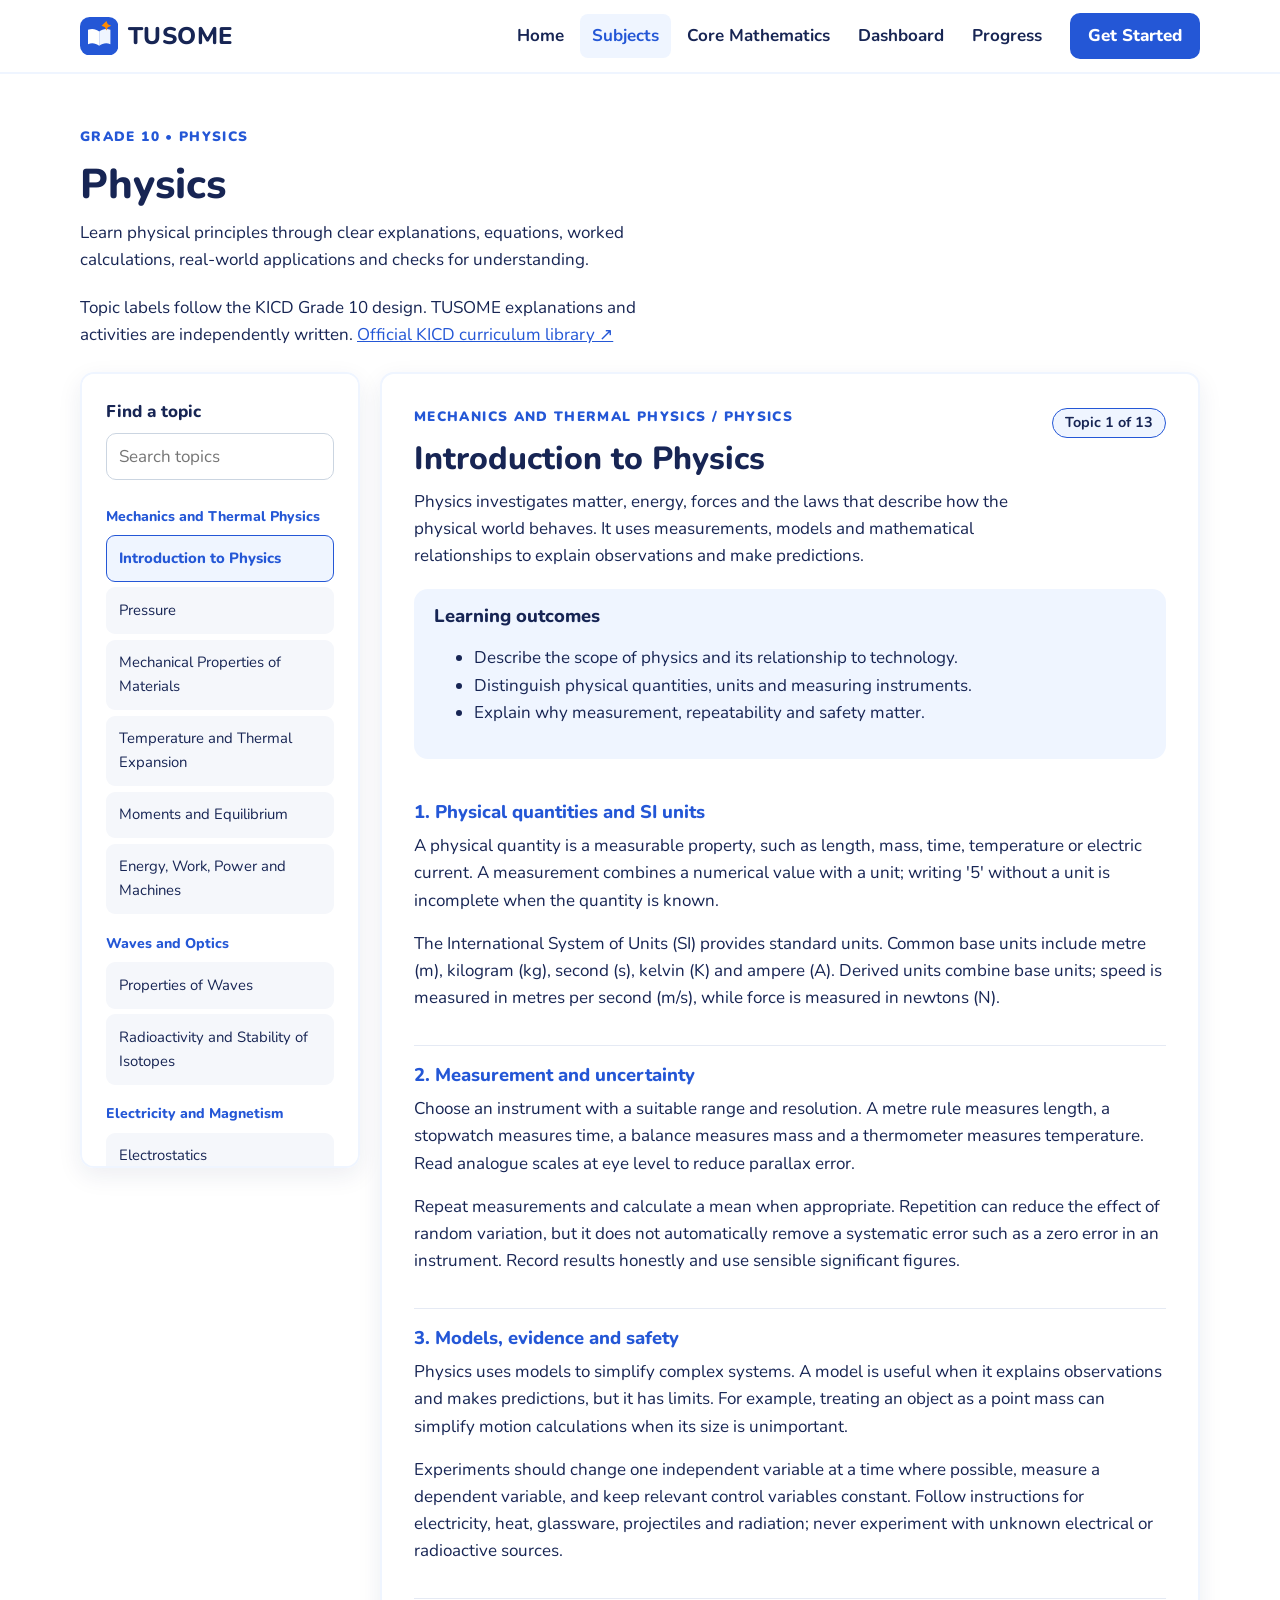
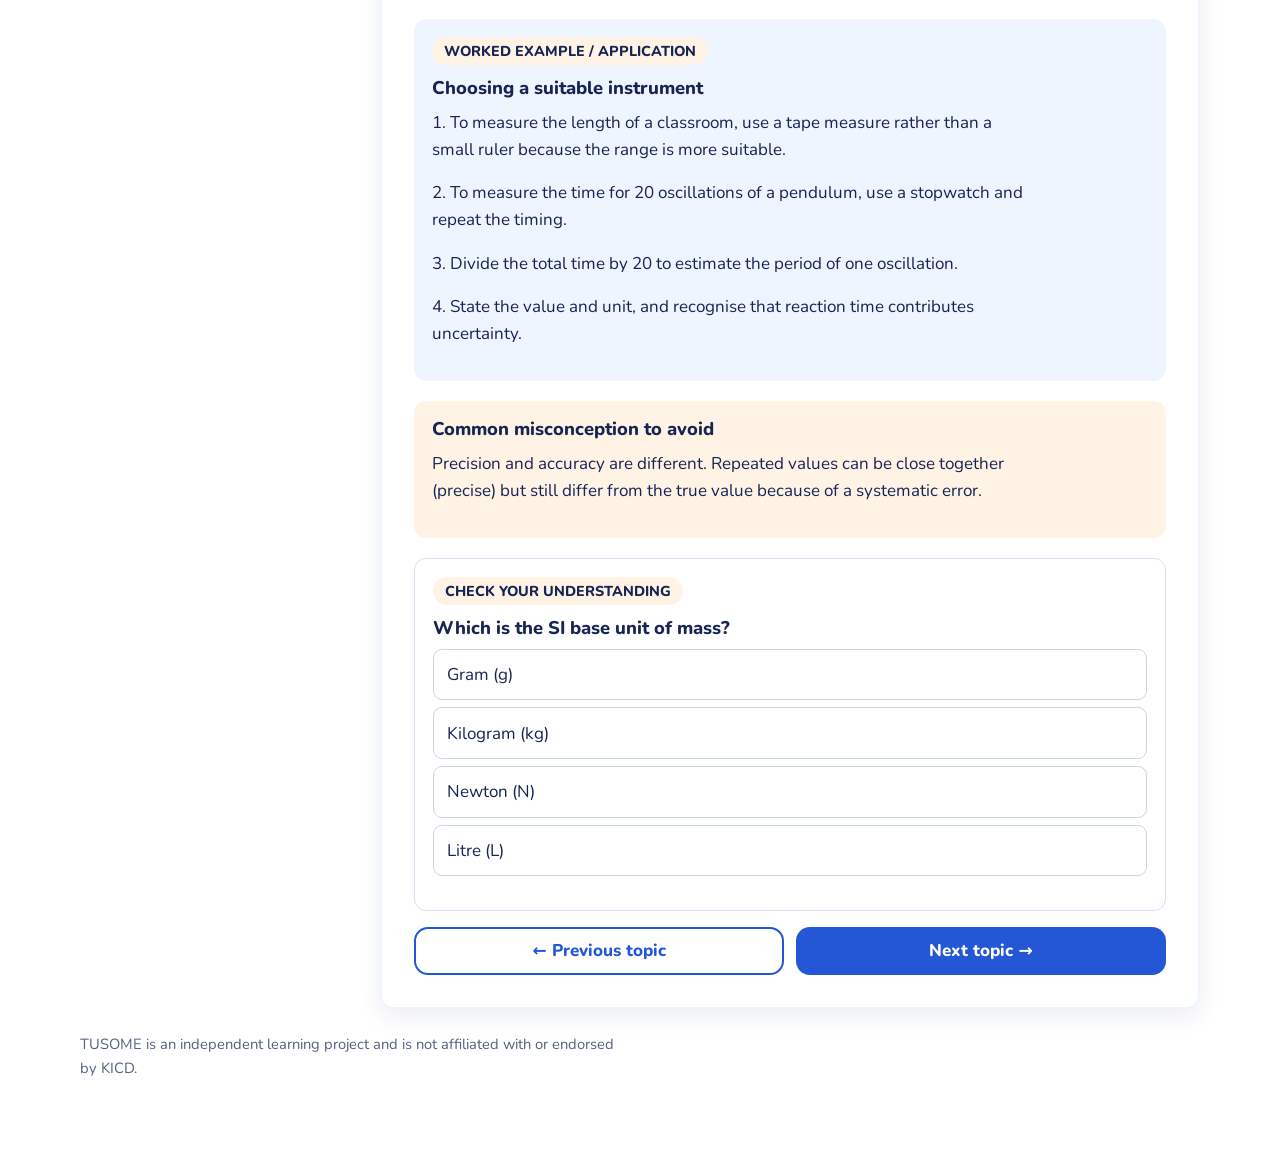
<file: physics.html>
<!DOCTYPE html><html lang="en"><head><meta charset="UTF-8"><meta name="viewport" content="width=device-width, initial-scale=1"><title>Grade 10 Physics — TUSOME</title><meta name="description" content="Learn Grade 10 Physics through detailed explanations, calculations, applications and understanding checks."><meta name="theme-color" content="#2457D6"><link rel="preconnect" href="https://fonts.googleapis.com"><link rel="preconnect" href="https://fonts.gstatic.com" crossorigin><link href="https://fonts.googleapis.com/css2?family=Nunito:wght@400;600;700;800&display=swap" rel="stylesheet"><link rel="stylesheet" href="style.css"></head><body id="top"><a class="skip-link" href="#main">Skip to content</a><header class="site-header"><div class="container header-inner"><a class="brand" href="index.html" aria-label="TUSOME home"><svg class="logo" viewBox="0 0 48 48" aria-hidden="true"><rect width="48" height="48" rx="12" fill="#2457D6"/><path d="M10 16c5-2 10-1 14 2v18c-4-3-9-4-14-2z" fill="#fff"/><path d="M38 16c-5-2-10-1-14 2v18c4-3 9-4 14-2z" fill="#EFF5FF"/><path d="M33 5l1.8 4.2L39 11l-4.2 1.8L33 17l-1.8-4.2L27 11z" fill="#FF8A00"/></svg><span class="brand-name">TUSOME</span></a>
<button class="menu-toggle" id="menu-toggle" type="button" aria-expanded="false" aria-controls="site-nav">Menu</button>
<nav class="site-nav" id="site-nav" aria-label="Main navigation"><ul><li><a href="index.html">Home</a></li><li><a href="subjects.html" aria-current="page">Subjects</a></li><li><a href="mathematics.html">Core Mathematics</a></li><li><a href="dashboard.html">Dashboard</a></li><li><a href="progress.html">Progress</a></li></ul><div class="nav-account"><a href="onboarding.html">Get Started</a></div></nav></div></header><main id="main" class="section"><div class="container subject-learning"><p class="eyebrow">GRADE 10 • PHYSICS</p><h1>Physics</h1><p class="section-sub">Learn physical principles through clear explanations, equations, worked calculations, real-world applications and checks for understanding.</p><p class="curriculum-note">Topic labels follow the KICD Grade 10 design. TUSOME explanations and activities are independently written. <a href="https://kicd.ac.ke/cbc-materials/curriculum-designs/senior-school-designs/" target="_blank" rel="noopener noreferrer">Official KICD curriculum library ↗</a></p><div class="subject-layout"><aside class="card-panel subject-sidebar"><label for="subject-topic-search">Find a topic</label><input id="subject-topic-search" type="search" placeholder="Search topics"><div id="subject-topic-list" class="subject-topic-list"></div></aside><section class="subject-main" aria-live="polite"><div id="subject-welcome" class="card-panel"><p class="eyebrow">LEARN AT YOUR OWN PACE</p><h2>Choose a topic to begin</h2><p>Read the explanations, follow the calculations and complete each check before moving on.</p><div id="subject-overview"></div></div><article id="subject-lesson" class="card-panel subject-lesson" hidden><div class="subject-lesson-top"><p id="subject-breadcrumb" class="eyebrow"></p><span id="subject-progress" class="tag"></span></div><h2 id="subject-lesson-title"></h2><p id="subject-lesson-intro" class="section-sub"></p><div id="subject-outcomes" class="outcomes-box"></div><div id="subject-lesson-content"></div><section class="subject-example"><span class="demo-tag">WORKED EXAMPLE / APPLICATION</span><h3 id="subject-example-title"></h3><div id="subject-example-content"></div></section><section class="subject-misconception"><h3>Common misconception to avoid</h3><p id="subject-misconception-text"></p></section><section class="subject-check"><span class="demo-tag">CHECK YOUR UNDERSTANDING</span><h3 id="subject-check-question"></h3><div id="subject-check-options"></div><p id="subject-check-feedback" aria-live="polite"></p></section><div class="btn-row"><button id="subject-prev" class="btn btn-secondary" type="button">← Previous topic</button><button id="subject-next" class="btn btn-primary" type="button">Next topic →</button></div></article></section></div><p class="curriculum-source">TUSOME is an independent learning project and is not affiliated with or endorsed by KICD.</p></div></main><script src="storage.js"></script><script src="app.js"></script><script src="subject-engine.js"></script><script src="physics.js"></script></body></html>
</file>
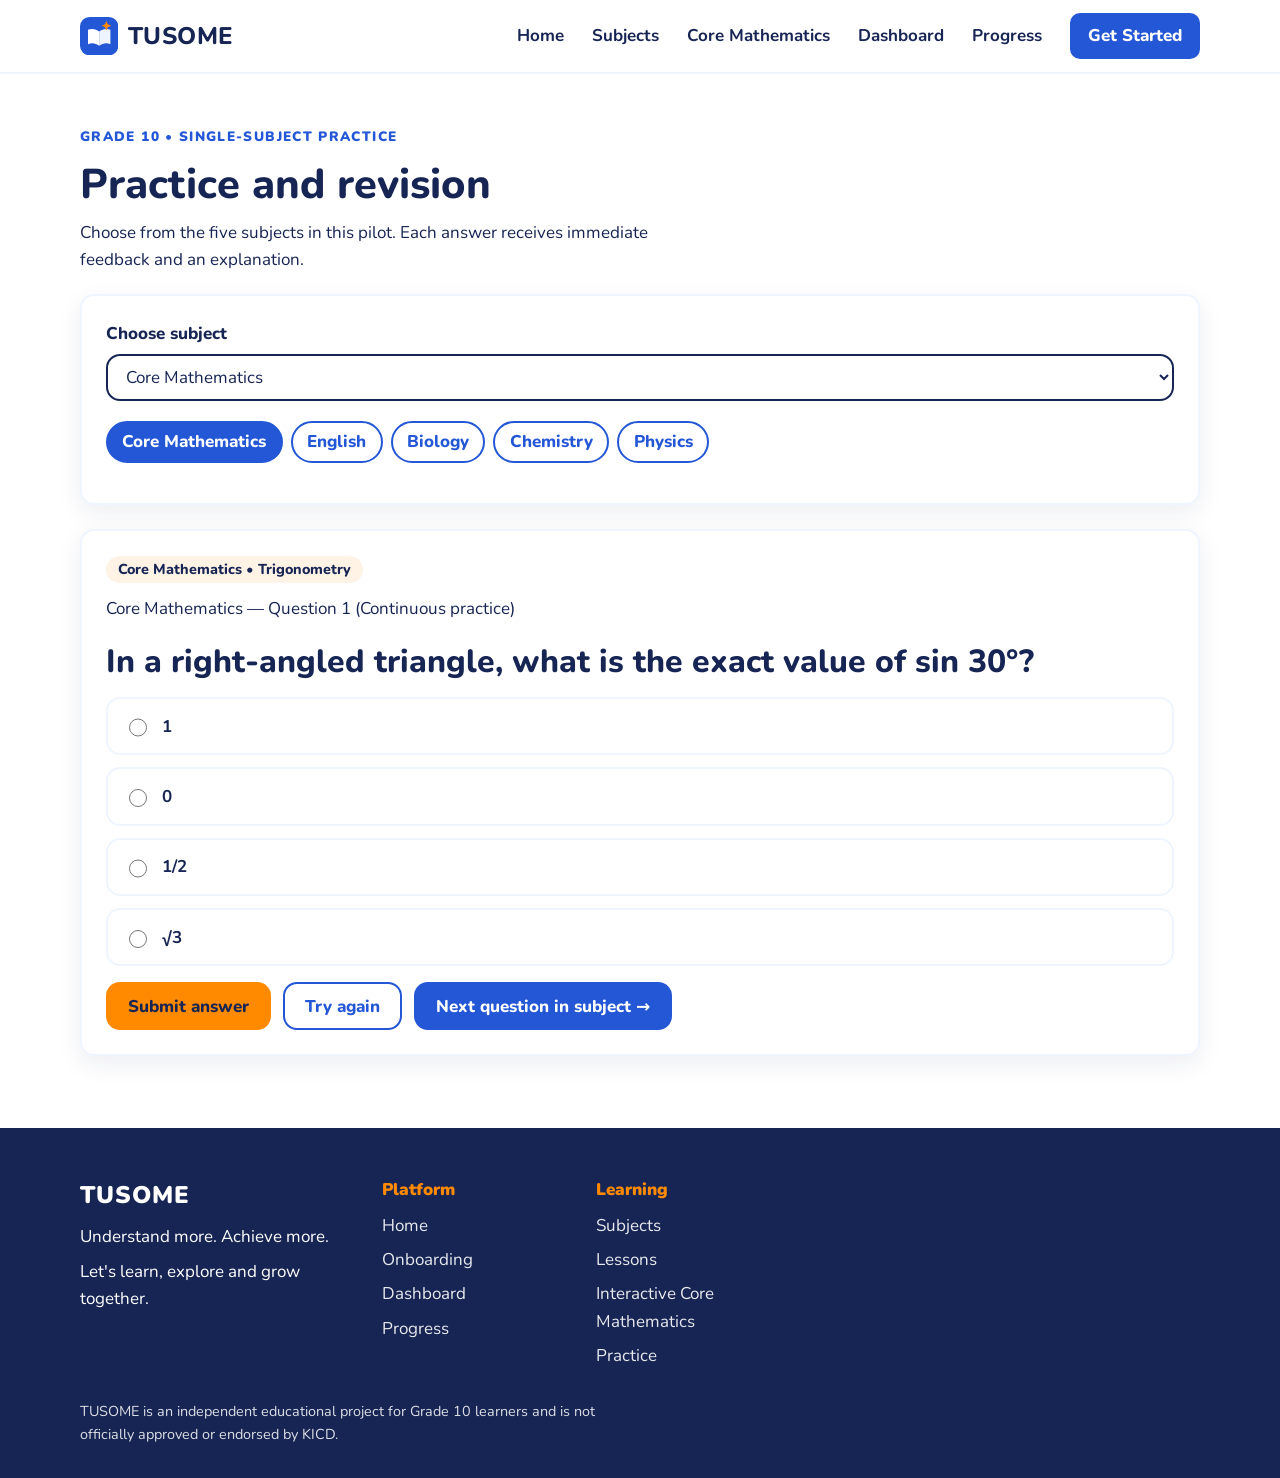
<file: practice.html>
<!DOCTYPE html>
<html lang="en">
<head>
  <meta charset="UTF-8">
  <meta name="viewport" content="width=device-width, initial-scale=1">
  <title>Practice & Revision — TUSOME</title>
  <meta name="description" content="Focused single-subject Grade 10 practice questions with immediate feedback and explanations.">
  <meta name="theme-color" content="#2457D6">

  <link rel="preconnect" href="https://fonts.googleapis.com">
  <link rel="preconnect" href="https://fonts.gstatic.com" crossorigin>
  <link href="https://fonts.googleapis.com/css2?family=Nunito:wght@400;600;700;800&display=swap" rel="stylesheet">
  <link rel="stylesheet" href="style.css">
</head>
<body id="top">
  <a class="skip-link" href="#main">Skip to content</a>

  <header class="site-header">
    <div class="container header-inner">
      <a class="brand" href="index.html" aria-label="TUSOME home">
        <svg class="logo" viewBox="0 0 48 48" aria-hidden="true">
          <rect width="48" height="48" rx="12" fill="#2457D6"/>
          <path d="M10 16c5-2 10-1 14 2v18c-4-3-9-4-14-2z" fill="#fff"/>
          <path d="M38 16c-5-2-10-1-14 2v18c4-3 9-4 14-2z" fill="#EFF5FF"/>
          <path d="M33 5l1.8 4.2L39 11l-4.2 1.8L33 17l-1.8-4.2L27 11l4.2-1.8z" fill="#FF8A00"/>
        </svg>
        <span class="brand-name">TUSOME</span>
      </a>

      <button
        class="menu-toggle"
        id="menu-toggle"
        type="button"
        aria-expanded="false"
        aria-controls="site-nav">
        Menu
      </button>

      <nav class="site-nav" id="site-nav" aria-label="Main navigation">
        <ul>
          <li><a href="index.html">Home</a></li>
          <li><a href="subjects.html">Subjects</a></li>
          <li><a href="mathematics.html">Core Mathematics</a></li>
          <li><a href="dashboard.html">Dashboard</a></li>
          <li><a href="progress.html">Progress</a></li>
        </ul>

        <div class="nav-account">
          <a href="onboarding.html">Get Started</a>
        </div>
      </nav>
    </div>
  </header>

  <main id="main" class="section">
    <div class="container">
      <p class="eyebrow">GRADE 10 • SINGLE-SUBJECT PRACTICE</p>
      <h1>Practice and revision</h1>
      <p class="section-sub">
        Choose from the five subjects in this pilot. Each answer receives immediate feedback and an explanation.
      </p>

      <div class="card-panel">
        <div class="form-group">
          <label for="practice-subject-select">Choose subject</label>
          <select id="practice-subject-select"></select>
        </div>

        <div class="filter-bar" id="practice-subject-chips" role="group" aria-label="Select a single subject to practise">
          <button type="button" class="chip is-active" data-subject="Core Mathematics">Core Mathematics</button>
          <button type="button" class="chip" data-subject="English">English</button>
          <button type="button" class="chip" data-subject="Biology">Biology</button>
          <button type="button" class="chip" data-subject="Chemistry">Chemistry</button>
          <button type="button" class="chip" data-subject="Physics">Physics</button>
        </div>     </div>

      <div class="card-panel" style="margin-top: 1.25rem;">
        <span class="demo-tag" id="practice-subject-badge">Core Mathematics</span>
        <p class="section-sub" id="practice-progress-label">Question 1 of 3</p>
        <h2 id="practice-question-text"></h2>

        <form id="practice-form">
          <div id="practice-options" class="option-list"></div>
          <div class="btn-row">
            <button class="btn btn-accent" type="submit">Submit answer</button>
            <button class="btn btn-secondary" id="practice-retry-btn" type="button">Try again</button>
            <button class="btn btn-primary" id="practice-next-btn" type="button">Next question in subject →</button>
          </div>
        </form>

        <p class="feedback" id="practice-feedback" role="status" aria-live="polite"></p>
      </div>
    </div>
  </main>

  <footer class="site-footer">
    <div class="container footer-grid">
      <div class="footer-about">
        <p class="footer-brand">TUSOME</p>
        <p>Understand more. Achieve more.</p>
        <p>Let's learn, explore and grow together.</p>
      </div>
      <div class="footer-column">
        <p class="footer-heading">Platform</p>
        <ul class="footer-links">
          <li><a href="index.html">Home</a></li>
          <li><a href="onboarding.html">Onboarding</a></li>
          <li><a href="dashboard.html">Dashboard</a></li>
          <li><a href="progress.html">Progress</a></li>
        </ul>
      </div>
      <div class="footer-column">
        <p class="footer-heading">Learning</p>
        <ul class="footer-links">
          <li><a href="subjects.html">Subjects</a></li>
          <li><a href="lesson.html?subject=maths">Lessons</a></li>
          <li><a href="mathematics.html">Interactive Core Mathematics</a></li>
          <li><a href="practice.html">Practice</a></li>
        </ul>
      </div>
    </div>
    <div class="container">
      <p class="footer-note">
        TUSOME is an independent educational project for Grade 10 learners and is not officially approved or endorsed by KICD.
      </p>
    </div>
  </footer>

  <script src="data.js" defer></script>
  <script src="storage.js" defer></script>
  <script src="app.js" defer></script>
  <script src="practice.js" defer></script>
</body>
</html>
</file>
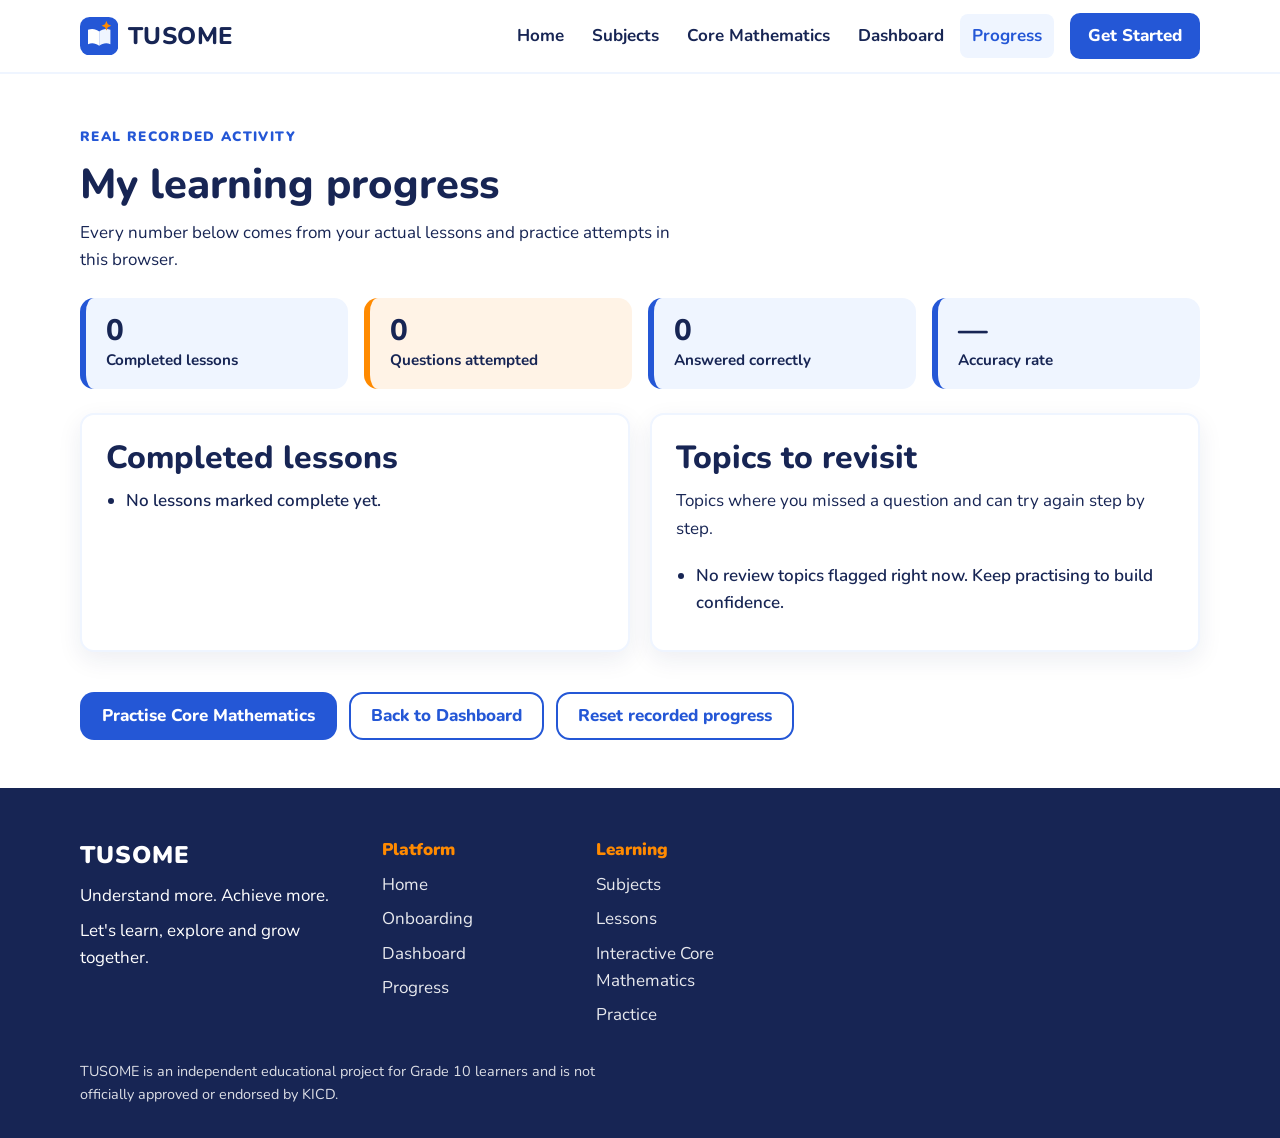
<file: progress.html>
<!DOCTYPE html>
<html lang="en">
<head>
  <meta charset="UTF-8">
  <meta name="viewport" content="width=device-width, initial-scale=1">
  <title>My Progress — TUSOME</title>
  <meta name="description" content="Track your completed lessons, practice attempts, and topics to review in TUSOME.">
  <meta name="theme-color" content="#2457D6">

  <link rel="preconnect" href="https://fonts.googleapis.com">
  <link rel="preconnect" href="https://fonts.gstatic.com" crossorigin>
  <link href="https://fonts.googleapis.com/css2?family=Nunito:wght@400;600;700;800&display=swap" rel="stylesheet">
  <link rel="stylesheet" href="style.css">
</head>
<body id="top">
  <a class="skip-link" href="#main">Skip to content</a>

  <header class="site-header">
    <div class="container header-inner">
      <a class="brand" href="index.html" aria-label="TUSOME home">
        <svg class="logo" viewBox="0 0 48 48" aria-hidden="true">
          <rect width="48" height="48" rx="12" fill="#2457D6"/>
          <path d="M10 16c5-2 10-1 14 2v18c-4-3-9-4-14-2z" fill="#fff"/>
          <path d="M38 16c-5-2-10-1-14 2v18c4-3 9-4 14-2z" fill="#EFF5FF"/>
          <path d="M33 5l1.8 4.2L39 11l-4.2 1.8L33 17l-1.8-4.2L27 11l4.2-1.8z" fill="#FF8A00"/>
        </svg>
        <span class="brand-name">TUSOME</span>
      </a>

      <button
        class="menu-toggle"
        id="menu-toggle"
        type="button"
        aria-expanded="false"
        aria-controls="site-nav">
        Menu
      </button>

      <nav class="site-nav" id="site-nav" aria-label="Main navigation">
        <ul>
          <li><a href="index.html">Home</a></li>
          <li><a href="subjects.html">Subjects</a></li>
          <li><a href="mathematics.html">Core Mathematics</a></li>
          <li><a href="dashboard.html">Dashboard</a></li>
          <li><a href="progress.html" aria-current="page">Progress</a></li>
        </ul>

        <div class="nav-account">
          <a href="onboarding.html">Get Started</a>
        </div>
      </nav>
    </div>
  </header>

  <main id="main" class="section">
    <div class="container">
      <p class="eyebrow">REAL RECORDED ACTIVITY</p>
      <h1>My learning progress</h1>
      <p class="section-sub">
        Every number below comes from your actual lessons and practice attempts in this browser.
      </p>

      <div class="stats-grid">
        <article class="stat-card">
          <span class="stat-value" id="prog-lessons">0</span>
          <span class="stat-label">Completed lessons</span>
        </article>
        <article class="stat-card">
          <span class="stat-value" id="prog-attempts">0</span>
          <span class="stat-label">Questions attempted</span>
        </article>
        <article class="stat-card">
          <span class="stat-value" id="prog-correct">0</span>
          <span class="stat-label">Answered correctly</span>
        </article>
        <article class="stat-card">
          <span class="stat-value" id="prog-rate">0%</span>
          <span class="stat-label">Accuracy rate</span>
        </article>
      </div>

      <div class="dash-two-col">
        <section class="card-panel" aria-labelledby="completed-lessons-heading">
          <h2 id="completed-lessons-heading">Completed lessons</h2>
          <ul id="completed-lessons-list" class="activity-list"></ul>
        </section>

        <section class="card-panel" aria-labelledby="review-topics-heading">
          <h2 id="review-topics-heading">Topics to revisit</h2>
          <p class="section-sub">Topics where you missed a question and can try again step by step.</p>
          <ul id="review-topics-list" class="activity-list"></ul>
        </section>
      </div>

      <div class="btn-row">
        <a class="btn btn-primary" href="mathematics.html">Practise Core Mathematics</a>
        <a class="btn btn-secondary" href="dashboard.html">Back to Dashboard</a>
        <button class="btn btn-secondary" id="reset-progress-btn" type="button">Reset recorded progress</button>
      </div>
    </div>
  </main>

  <footer class="site-footer">
    <div class="container footer-grid">
      <div class="footer-about">
        <p class="footer-brand">TUSOME</p>
        <p>Understand more. Achieve more.</p>
        <p>Let's learn, explore and grow together.</p>
      </div>
      <div class="footer-column">
        <p class="footer-heading">Platform</p>
        <ul class="footer-links">
          <li><a href="index.html">Home</a></li>
          <li><a href="onboarding.html">Onboarding</a></li>
          <li><a href="dashboard.html">Dashboard</a></li>
          <li><a href="progress.html">Progress</a></li>
        </ul>
      </div>
      <div class="footer-column">
        <p class="footer-heading">Learning</p>
        <ul class="footer-links">
          <li><a href="subjects.html">Subjects</a></li>
          <li><a href="lesson.html?subject=maths">Lessons</a></li>
          <li><a href="mathematics.html">Interactive Core Mathematics</a></li>
          <li><a href="practice.html">Practice</a></li>
        </ul>
      </div>
    </div>
    <div class="container">
      <p class="footer-note">
        TUSOME is an independent educational project for Grade 10 learners and is not officially approved or endorsed by KICD.
      </p>
    </div>
  </footer>

  <script src="data.js" defer></script>
  <script src="storage.js" defer></script>
  <script src="app.js" defer></script>
  <script src="progress.js" defer></script>
</body>
</html>
</file>
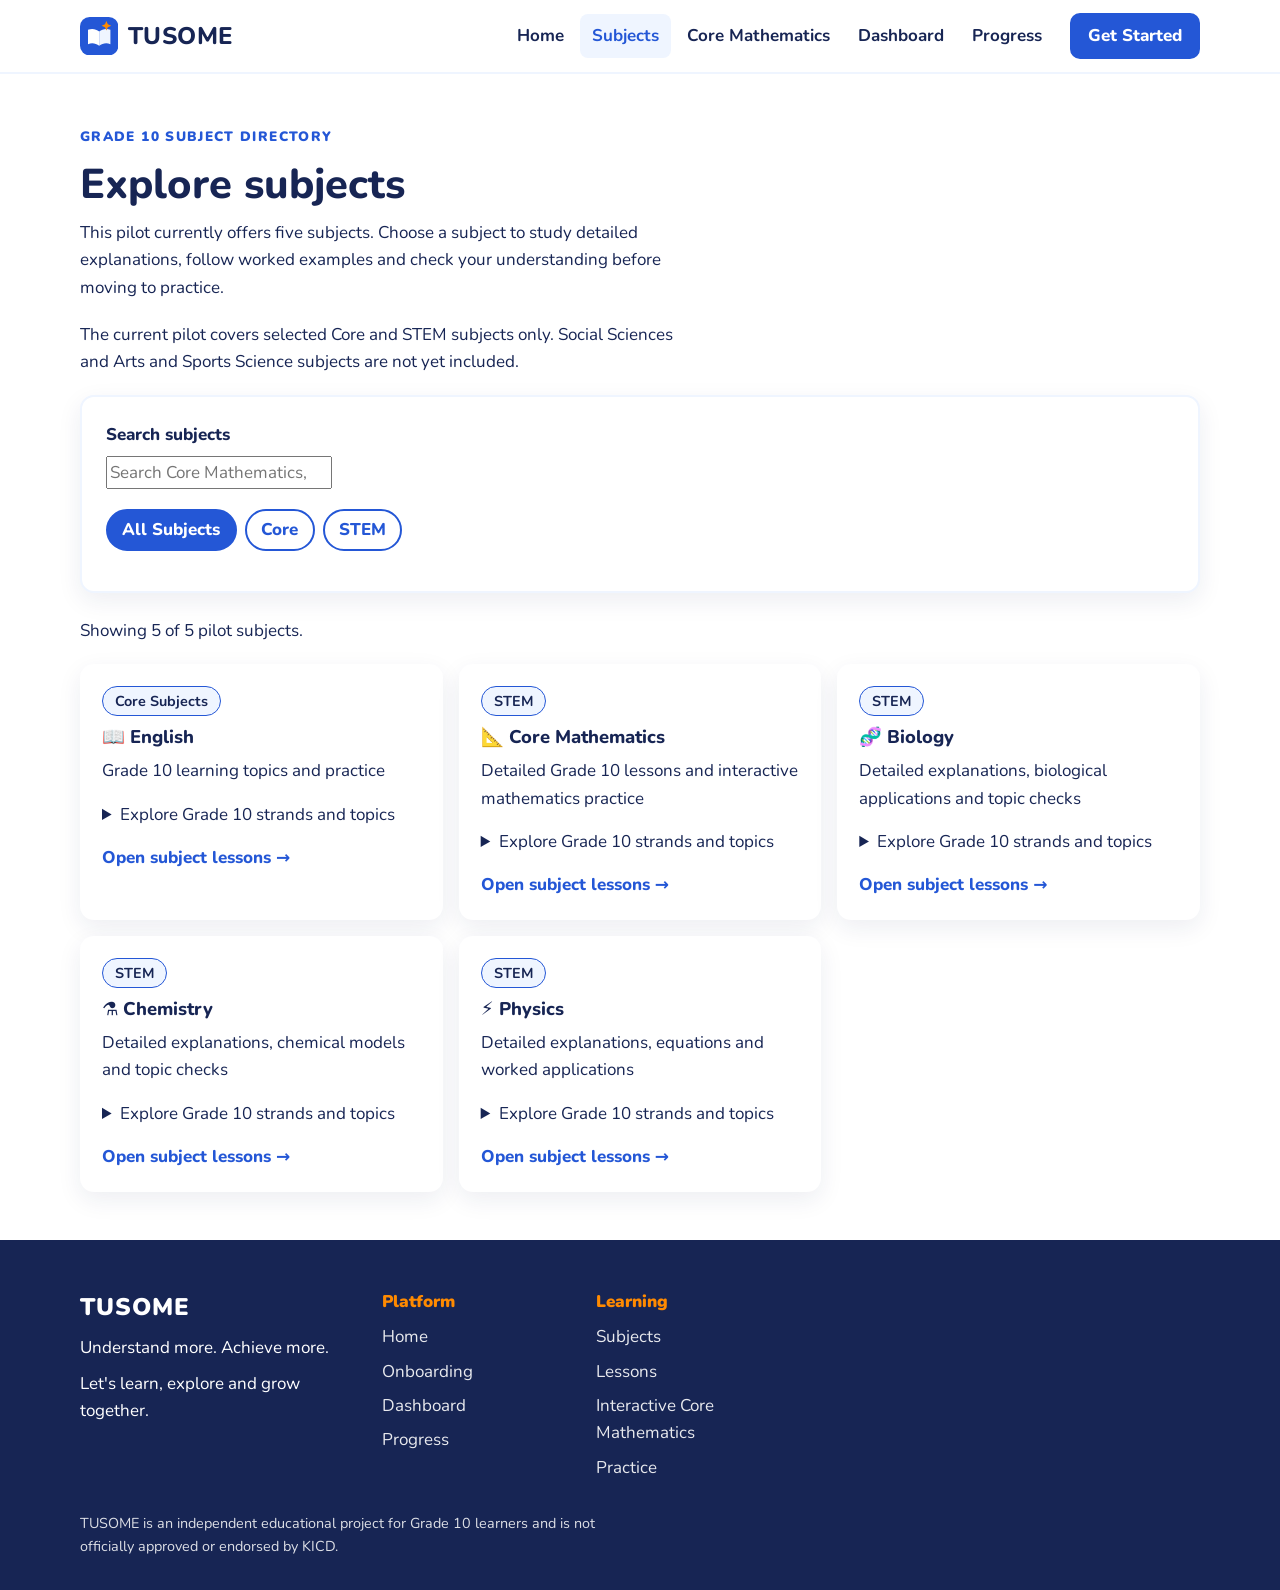
<file: subjects.html>
<!DOCTYPE html>
<html lang="en">
<head>
  <meta charset="UTF-8">
  <meta name="viewport" content="width=device-width, initial-scale=1">
  <title>Explore Subjects — TUSOME</title>
  <meta name="description" content="Browse Grade 10 subjects across Senior School pathways in TUSOME.">
  <meta name="theme-color" content="#2457D6">

  <link rel="preconnect" href="https://fonts.googleapis.com">
  <link rel="preconnect" href="https://fonts.gstatic.com" crossorigin>
  <link href="https://fonts.googleapis.com/css2?family=Nunito:wght@400;600;700;800&display=swap" rel="stylesheet">
  <link rel="stylesheet" href="style.css">
</head>
<body id="top">
  <a class="skip-link" href="#main">Skip to content</a>

  <header class="site-header">
    <div class="container header-inner">
      <a class="brand" href="index.html" aria-label="TUSOME home">
        <svg class="logo" viewBox="0 0 48 48" aria-hidden="true">
          <rect width="48" height="48" rx="12" fill="#2457D6"/>
          <path d="M10 16c5-2 10-1 14 2v18c-4-3-9-4-14-2z" fill="#fff"/>
          <path d="M38 16c-5-2-10-1-14 2v18c4-3 9-4 14-2z" fill="#EFF5FF"/>
          <path d="M33 5l1.8 4.2L39 11l-4.2 1.8L33 17l-1.8-4.2L27 11l4.2-1.8z" fill="#FF8A00"/>
        </svg>
        <span class="brand-name">TUSOME</span>
      </a>

      <button
        class="menu-toggle"
        id="menu-toggle"
        type="button"
        aria-expanded="false"
        aria-controls="site-nav">
        Menu
      </button>

      <nav class="site-nav" id="site-nav" aria-label="Main navigation">
        <ul>
          <li><a href="index.html">Home</a></li>
          <li><a href="subjects.html" aria-current="page">Subjects</a></li>
          <li><a href="mathematics.html">Core Mathematics</a></li>
          <li><a href="dashboard.html">Dashboard</a></li>
          <li><a href="progress.html">Progress</a></li>
        </ul>

        <div class="nav-account">
          <a href="onboarding.html">Get Started</a>
        </div>
      </nav>
    </div>
  </header>

  <main id="main" class="section">
    <div class="container">
      <p class="eyebrow">GRADE 10 SUBJECT DIRECTORY</p>
      <h1>Explore subjects</h1>
      <p class="section-sub">
        This pilot currently offers five subjects. Choose a subject to study detailed explanations, follow worked examples and check your understanding before moving to practice.
      </p>
      <p class="section-sub">The current pilot covers selected Core and STEM subjects only. Social Sciences and Arts and Sports Science subjects are not yet included.</p>

      <div class="card-panel">
        <div class="form-group">
          <label for="subject-search">Search subjects</label>
          <input id="subject-search" type="search" placeholder="Search Core Mathematics, English, Biology, Chemistry, or Physics">
        </div>

        <div class="filter-bar" role="group" aria-label="Filter subjects by pathway">
          <button type="button" class="chip is-active" data-pathway="all">All Subjects</button>
          <button type="button" class="chip" data-pathway="core">Core</button>
          <button type="button" class="chip" data-pathway="stem">STEM</button>
        </div>
      </div>

      <p id="subject-count" class="section-sub"></p>
      <div id="subjects-grid" class="experience-grid"></div>
    </div>
  </main>

  <footer class="site-footer">
    <div class="container footer-grid">
      <div class="footer-about">
        <p class="footer-brand">TUSOME</p>
        <p>Understand more. Achieve more.</p>
        <p>Let's learn, explore and grow together.</p>
      </div>
      <div class="footer-column">
        <p class="footer-heading">Platform</p>
        <ul class="footer-links">
          <li><a href="index.html">Home</a></li>
          <li><a href="onboarding.html">Onboarding</a></li>
          <li><a href="dashboard.html">Dashboard</a></li>
          <li><a href="progress.html">Progress</a></li>
        </ul>
      </div>
      <div class="footer-column">
        <p class="footer-heading">Learning</p>
        <ul class="footer-links">
          <li><a href="subjects.html">Subjects</a></li>
          <li><a href="lesson.html?subject=maths">Lessons</a></li>
          <li><a href="mathematics.html">Interactive Core Mathematics</a></li>
          <li><a href="practice.html">Practice</a></li>
        </ul>
      </div>
    </div>
    <div class="container">
      <p class="footer-note">
        TUSOME is an independent educational project for Grade 10 learners and is not officially approved or endorsed by KICD.
      </p>
    </div>
  </footer>

  <script src="data.js" defer></script>
  <script src="storage.js" defer></script>
  <script src="app.js" defer></script>
  <script src="subjects.js" defer></script>
</body>
</html>
</file>
<file: style.css>
/* =========================================================
   TUSOME — Main Stylesheet
   Mobile-first, accessible and responsive
   ========================================================= */

/* 1. Brand colours and shared settings */
:root {
  --blue: #2457D6;
  --orange: #FF8A00;
  --white: #FFFFFF;
  --navy: #172554;
  --pale-blue: #EFF5FF;
  --soft-orange: #FFF3E6;

  --radius: 14px;
  --space: 1rem;
  --font: "Nunito", "Segoe UI", system-ui, -apple-system, Arial, sans-serif;

  --shadow: 0 8px 24px rgba(23, 37, 84, 0.08);
  --shadow-hover: 0 12px 28px rgba(23, 37, 84, 0.14);
}

/* 2. Basic page styles */
*, *::before, *::after {
  box-sizing: border-box;
}

html {
  scroll-behavior: smooth;
  scroll-padding-top: 5rem;
}

body {
  margin: 0;
  font-family: var(--font);
  font-size: 1.0625rem;
  line-height: 1.6;
  color: var(--navy);
  background: var(--white);
}

h1, h2, h3, h4 {
  line-height: 1.2;
  margin: 0 0 0.6rem;
  font-weight: 800;
}

h1 { font-size: 2rem; }
h2 { font-size: 1.6rem; }
h3 { font-size: 1.15rem; }

p {
  margin: 0 0 1rem;
  max-width: 60ch;
}

a {
  color: var(--blue);
}

img, svg {
  max-width: 100%;
}

button, input, select, textarea {
  font: inherit;
}

.container {
  width: min(100% - 2rem, 70rem);
  margin-inline: auto;
}

.sr-only {
  position: absolute;
  width: 1px;
  height: 1px;
  overflow: hidden;
  clip: rect(0 0 0 0);
  white-space: nowrap;
}

/* Accessibility */
.skip-link {
  position: absolute;
  left: 0.5rem;
  top: -4rem;
  z-index: 100;
  background: var(--navy);
  color: var(--white);
  padding: 0.6rem 1rem;
  border-radius: 8px;
}

.skip-link:focus {
  top: 0.5rem;
}

:focus-visible {
  outline: 3px solid var(--orange);
  outline-offset: 3px;
}

/* 3. Header and navigation */
.site-header {
  position: sticky;
  top: 0;
  z-index: 50;
  background: var(--white);
  border-bottom: 2px solid var(--pale-blue);
}

.header-inner {
  display: flex;
  align-items: center;
  justify-content: space-between;
  min-height: 4.5rem;
  flex-wrap: wrap;
  gap: 0.5rem;
}

.brand {
  display: flex;
  align-items: center;
  gap: 0.6rem;
  text-decoration: none;
  color: var(--navy);
}

.logo {
  width: 2.4rem;
  height: 2.4rem;
}

.brand-name {
  font-size: 1.5rem;
  font-weight: 800;
  letter-spacing: 0.02em;
}

.menu-toggle {
  font: inherit;
  font-weight: 700;
  color: var(--navy);
  background: var(--pale-blue);
  border: 0;
  border-radius: var(--radius);
  min-height: 2.75rem;
  padding: 0 1rem;
  cursor: pointer;
}

.site-nav {
  display: none;
  width: 100%;
  padding-bottom: 1rem;
}

.site-nav.open {
  display: block;
}

.site-nav ul {
  list-style: none;
  margin: 0 0 0.75rem;
  padding: 0;
}

.site-nav li a {
  display: block;
  padding: 0.75rem;
  text-decoration: none;
  color: var(--navy);
  font-weight: 700;
  border-radius: 8px;
}

.site-nav li a:hover,
.site-nav li a[aria-current="page"] {
  background: var(--pale-blue);
  color: var(--blue);
}

.lang select {
  font: inherit;
  color: var(--navy);
  background: var(--white);
  border: 2px solid var(--blue);
  border-radius: var(--radius);
  min-height: 2.75rem;
  padding: 0 0.75rem;
}

/* Account links in the navigation */
.nav-account {
  display: flex;
  flex-wrap: wrap;
  gap: 0.5rem;
  margin-top: 0.75rem;
}

.nav-account a {
  display: inline-flex;
  align-items: center;
  justify-content: center;
  min-height: 2.7rem;
  padding: 0.45rem 1rem;
  border-radius: 10px;
  text-decoration: none;
  font-weight: 800;
}

.nav-account a:first-child {
  color: var(--blue);
  border: 2px solid var(--blue);
}

.nav-account a:last-child {
  color: var(--white);
  background: var(--blue);
}

.nav-account a:hover {
  filter: brightness(0.94);
}

/* 4. Buttons */
.btn-row {
  display: flex;
  flex-wrap: wrap;
  gap: 0.75rem;
  margin-top: 1rem;
}

.btn {
  display: inline-flex;
  align-items: center;
  justify-content: center;
  min-height: 3rem;
  padding: 0 1.25rem;
  font: inherit;
  font-weight: 800;
  text-decoration: none;
  cursor: pointer;
  border: 2px solid transparent;
  border-radius: var(--radius);
  transition: transform 0.2s ease, filter 0.2s ease;
}

.btn[hidden] {
  display: none;
}

.btn-primary {
  background: var(--blue);
  color: var(--white);
}

.btn-secondary {
  background: var(--white);
  color: var(--blue);
  border-color: var(--blue);
}

/* Navy text on orange improves readability */
.btn-accent {
  background: var(--orange);
  color: var(--navy);
}

.btn:hover {
  filter: brightness(0.95);
  transform: translateY(-2px);
}

/* 5. Hero section */
.hero {
  background: var(--pale-blue);
  padding: 2.5rem 0;
  overflow: hidden;
}

.hero-grid {
  display: grid;
  gap: 2rem;
  align-items: center;
}

.hero h1 {
  max-width: 15ch;
  color: var(--navy);
}

.hero .lead {
  font-size: 1.15rem;
  max-width: 55ch;
}

.eyebrow {
  display: inline-block;
  margin-bottom: 0.75rem;
  color: var(--blue);
  font-size: 0.85rem;
  font-weight: 900;
  letter-spacing: 0.1em;
  text-transform: uppercase;
}

.hero .eyebrow {
  background: var(--white);
  padding: 0.35rem 0.8rem;
  border-radius: 999px;
}

/* 6. Mathematics demonstration */
.demo {
  background: var(--white);
  border: 2px solid var(--blue);
  border-radius: var(--radius);
  padding: 1.25rem;
  box-shadow: var(--shadow);
}

.demo-tag {
  display: inline-block;
  margin: 0 0 0.75rem;
  padding: 0.15rem 0.75rem;
  background: var(--soft-orange);
  border-radius: 999px;
  font-weight: 800;
  font-size: 0.9rem;
}

.demo-q {
  margin-bottom: 0.25rem;
}

.equation {
  font-size: 2rem;
  font-weight: 800;
  margin-bottom: 1rem;
}

.demo label {
  display: block;
  font-weight: 700;
  margin-bottom: 0.4rem;
}

.answer-row {
  display: flex;
  flex-wrap: wrap;
  gap: 0.75rem;
}

.answer-row input {
  flex: 1 1 6rem;
  min-width: 0;
  min-height: 3rem;
  font: inherit;
  font-size: 1.2rem;
  color: var(--navy);
  border: 2px solid var(--navy);
  border-radius: var(--radius);
  padding: 0 0.75rem;
}

.feedback {
  margin: 1rem 0 0;
  font-weight: 700;
}

.feedback.is-correct {
  border-left: 6px solid var(--blue);
  background: var(--pale-blue);
  padding: 0.75rem;
  border-radius: 8px;
}

.feedback.is-wrong {
  border-left: 6px solid var(--orange);
  background: var(--soft-orange);
  padding: 0.75rem;
  border-radius: 8px;
}

.feedback:empty {
  display: none;
}

.steps {
  margin: 1rem 0 0;
  padding-left: 1.4rem;
}

.steps li {
  margin-bottom: 0.5rem;
}

.steps .math {
  font-weight: 800;
  font-size: 1.2rem;
  white-space: nowrap;
}

.steps li:last-child {
  animation: write-in 0.5s ease-out;
}

@keyframes write-in {
  from {
    opacity: 0;
    transform: translateX(-8px);
  }
  to {
    opacity: 1;
    transform: none;
  }
}

/* 7. General sections */
.section {
  padding: 3rem 0;
}

.section-pale {
  background: var(--pale-blue);
}

.section-sub {
  color: var(--navy);
  margin-bottom: 1.25rem;
}

.section-action {
  display: inline-flex;
  align-items: center;
  gap: 0.35rem;
  margin-top: 1rem;
  font-weight: 800;
  text-decoration: none;
}

.section-action:hover {
  text-decoration: underline;
}

/* 8. How it works */
.how-list {
  list-style: none;
  counter-reset: step;
  margin: 1.25rem 0 0;
  padding: 0;
  display: grid;
  gap: 1rem;
}

.how-list li {
  counter-increment: step;
  position: relative;
  padding: 0.25rem 0 0.25rem 3.25rem;
  font-weight: 700;
}

.how-list li::before {
  content: counter(step);
  position: absolute;
  left: 0;
  top: 0;
  width: 2.4rem;
  height: 2.4rem;
  border-radius: 50%;
  display: grid;
  place-items: center;
  background: var(--orange);
  color: var(--navy);
  font-weight: 900;
}

/* 9. Learning experience cards */
.experience-grid {
  display: grid;
  gap: 1rem;
  margin-top: 1.25rem;
}

.experience {
  background: var(--white);
  border-radius: var(--radius);
  padding: 1.25rem;
  border: 2px solid transparent;
  box-shadow: var(--shadow);
  transition: transform 0.2s ease, box-shadow 0.2s ease;
}

.experience:hover {
  transform: translateY(-4px);
  box-shadow: var(--shadow-hover);
}

.experience h3 {
  color: var(--navy);
}

.experience p {
  margin-bottom: 0.75rem;
}

.experience a {
  font-weight: 800;
  text-decoration: none;
}

.experience a:hover {
  text-decoration: underline;
}

.experience-live {
  border-color: var(--orange);
  background: var(--soft-orange);
}

.tag {
  display: inline-block;
  padding: 0.15rem 0.75rem;
  border-radius: 999px;
  background: var(--pale-blue);
  border: 1px solid var(--blue);
  font-size: 0.9rem;
  font-weight: 700;
}

/* 10. Pathways */
.path-list {
  list-style: none;
  margin: 1.25rem 0 0;
  padding: 0;
  display: grid;
  gap: 1rem;
}

.path-list li {
  border-left: 6px solid var(--blue);
  padding: 0.75rem 1rem;
  background: var(--white);
  border-radius: 0 var(--radius) var(--radius) 0;
}

.path-list li:nth-child(2) {
  border-color: var(--orange);
}

.path-list li:nth-child(3) {
  border-color: var(--navy);
}

.path-list p {
  margin: 0;
}

.path-list a {
  text-decoration: none;
  font-weight: 800;
}

/* 11. Student learning space */
.learning-space {
  background: var(--soft-orange);
  padding: 3rem 0;
}

.learning-grid {
  display: grid;
  gap: 1rem;
  margin-top: 1.25rem;
}

.learning-card {
  background: var(--white);
  padding: 1.25rem;
  border-radius: var(--radius);
  box-shadow: var(--shadow);
}

.learning-card h3 {
  color: var(--blue);
}

.learning-card a {
  font-weight: 800;
  text-decoration: none;
}

.learning-card a:hover {
  text-decoration: underline;
}

/* 12. Footer */
.site-footer {
  background: var(--navy);
  color: var(--white);
  padding: 3rem 0 1.5rem;
}

.site-footer p {
  margin-bottom: 0.5rem;
}

.site-footer a {
  color: var(--white);
}

.footer-brand {
  font-size: 1.5rem;
  font-weight: 900;
  letter-spacing: 0.04em;
}

.footer-note {
  font-size: 0.9rem;
  opacity: 0.85;
  margin-top: 1.5rem;
}

.footer-grid {
  display: grid;
  gap: 2rem;
}

.footer-about {
  max-width: 32ch;
}

.footer-column {
  min-width: 0;
}

.footer-heading {
  font-weight: 900;
  color: var(--orange);
  margin-bottom: 0.75rem;
}

.footer-links {
  list-style: none;
  margin: 0;
  padding: 0;
}

.footer-links li {
  margin-bottom: 0.45rem;
}

.footer-links a {
  text-decoration: none;
  opacity: 0.9;
}

.footer-links a:hover {
  opacity: 1;
  text-decoration: underline;
}

.footer-legal {
  display: flex;
  flex-wrap: wrap;
  gap: 0.75rem 1.25rem;
  border-top: 1px solid rgba(255, 255, 255, 0.2);
  margin-top: 2rem;
  padding-top: 1rem;
  font-size: 0.9rem;
}

.footer-legal a {
  text-decoration: none;
}

.footer-legal a:hover {
  text-decoration: underline;
}

/* 13. Larger screens */
@media (min-width: 48rem) {
  h1 { font-size: 2.6rem; }
  h2 { font-size: 2rem; }

  .menu-toggle {
    display: none;
  }

  .site-nav {
    display: flex;
    align-items: center;
    gap: 1rem;
    width: auto;
    padding: 0;
  }

  .site-nav ul {
    display: flex;
    align-items: center;
    gap: 0.25rem;
    margin: 0;
  }

  .site-nav li a {
    padding: 0.5rem 0.75rem;
  }

  .nav-account {
    margin: 0;
  }

  .hero {
    padding: 4rem 0;
  }

  .hero-grid {
    grid-template-columns: 1.1fr 1fr;
    align-items: center;
  }

  .how-list {
    grid-template-columns: repeat(4, 1fr);
  }

  .how-list li {
    padding: 3.25rem 0 0;
  }

  .experience-grid {
    grid-template-columns: repeat(3, 1fr);
  }

  .path-list {
    grid-template-columns: repeat(3, 1fr);
  }

  .learning-grid {
    grid-template-columns: repeat(2, 1fr);
  }

  .footer-grid {
    grid-template-columns: 1.5fr repeat(2, 1fr);
    gap: 2.5rem;
  }
}

@media (min-width: 64rem) {
  .learning-grid {
    grid-template-columns: repeat(4, 1fr);
  }

  .footer-grid {
    grid-template-columns: 1.5fr repeat(4, 1fr);
  }
}

/* 14. Respect reduced-motion preferences */
@media (prefers-reduced-motion: reduce) {
  html {
    scroll-behavior: auto;
  }

  *, *::before, *::after {
    animation: none !important;
    transition: none !important;
  }
}


/* Onboarding, Dashboard & Progress */
.card-panel {
  background: var(--white);
  border: 2px solid var(--pale-blue);
  border-radius: var(--radius);
  padding: 1.5rem;
  box-shadow: var(--shadow);
  margin-bottom: 1.5rem;
}

.form-group {
  margin-bottom: 1.25rem;
}

.form-group label,
.subject-fieldset legend {
  display: block;
  font-weight: 800;
  margin-bottom: 0.45rem;
  color: var(--navy);
}

.form-group input[type="text"],
.form-group select {
  width: 100%;
  min-height: 2.85rem;
  padding: 0.55rem 0.85rem;
  border: 2px solid var(--navy);
  border-radius: var(--radius);
  background: var(--white);
  color: var(--navy);
}

.form-row-two {
  display: grid;
  gap: 1rem;
}

.filter-bar {
  display: flex;
  flex-wrap: wrap;
  gap: 0.5rem;
  margin-bottom: 1rem;
}

.chip {
  min-height: 2.5rem;
  padding: 0.35rem 0.9rem;
  border-radius: 999px;
  border: 2px solid var(--blue);
  background: var(--white);
  color: var(--blue);
  font-weight: 800;
  cursor: pointer;
}

.chip.is-active {
  background: var(--blue);
  color: var(--white);
}

.choice-grid {
  display: grid;
  gap: 0.75rem;
}

.choice-card {
  display: flex;
  align-items: center;
  gap: 0.75rem;
  padding: 0.85rem 1rem;
  border: 2px solid var(--pale-blue);
  border-radius: var(--radius);
  background: var(--white);
  cursor: pointer;
}

.choice-card.is-selected {
  border-color: var(--blue);
  background: var(--pale-blue);
}

.choice-card input {
  width: 1.15rem;
  height: 1.15rem;
  accent-color: var(--blue);
}

.choice-text {
  display: flex;
  flex-direction: column;
}

.choice-text small {
  opacity: 0.8;
  font-weight: 600;
}

.stats-grid {
  display: grid;
  grid-template-columns: repeat(2, 1fr);
  gap: 1rem;
  margin: 1.5rem 0;
}

.stat-card {
  background: var(--pale-blue);
  border-left: 6px solid var(--blue);
  border-radius: var(--radius);
  padding: 1rem 1.25rem;
}

.stat-card:nth-child(2) {
  border-left-color: var(--orange);
  background: var(--soft-orange);
}

.stat-value {
  display: block;
  font-size: 1.85rem;
  font-weight: 800;
  line-height: 1.1;
}

.stat-label {
  font-weight: 700;
  font-size: 0.95rem;
}

.dash-two-col {
  display: grid;
  gap: 1.25rem;
}

.section-header-inline {
  display: flex;
  flex-wrap: wrap;
  align-items: center;
  justify-content: space-between;
  gap: 1rem;
}

.activity-list {
  margin: 0;
  padding-left: 1.25rem;
}

.activity-list li {
  margin-bottom: 0.6rem;
  font-weight: 600;
}

@media (min-width: 48rem) {
  .form-row-two {
    grid-template-columns: repeat(2, 1fr);
  }

  .choice-grid {
    grid-template-columns: repeat(2, 1fr);
  }

  .stats-grid {
    grid-template-columns: repeat(4, 1fr);
  }

  .dash-two-col {
    grid-template-columns: repeat(2, 1fr);
  }
}

@media (min-width: 64rem) {
  .choice-grid {
    grid-template-columns: repeat(3, 1fr);
  }
}


/* Interactive Mathematics & Handwriting Canvas */
.math-toolbar {
  display: flex;
  flex-wrap: wrap;
  align-items: center;
  gap: 0.75rem;
  margin-bottom: 1.5rem;
}

.math-toolbar label {
  font-weight: 800;
}

.math-toolbar select {
  flex: 1 1 16rem;
  min-height: 2.85rem;
  padding: 0.5rem 0.85rem;
  border: 2px solid var(--navy);
  border-radius: var(--radius);
  background: var(--white);
  color: var(--navy);
}

.math-layout {
  display: grid;
  gap: 1.5rem;
  align-items: start;
}

.math-prompt-note {
  font-size: 0.98rem;
  opacity: 0.9;
}

.board-header {
  display: flex;
  flex-wrap: wrap;
  align-items: flex-start;
  justify-content: space-between;
  gap: 0.75rem;
}

.narration-controls {
  display: flex;
  flex-wrap: wrap;
  gap: 0.4rem;
}

.voice-status {
  font-size: 0.92rem;
  font-weight: 700;
  color: var(--blue);
  margin-bottom: 0.75rem;
}

.canvas-frame {
  border: 2px solid var(--navy);
  border-radius: var(--radius);
  overflow: hidden;
  background: #FFFDF9;
}

#math-canvas {
  display: block;
  width: 100%;
  height: auto;
}

@media (min-width: 60rem) {
  .math-layout {
    grid-template-columns: 1fr 1.15fr;
  }
}



/* Lessons & Practice */
.lesson-picker {
  display: flex;
  flex-wrap: wrap;
  align-items: center;
  gap: 0.75rem;
  margin-bottom: 1.25rem;
}

.lesson-picker label {
  font-weight: 800;
}

.lesson-picker select {
  flex: 0 1 20rem;
  width: min(100%, 20rem);
  max-width: 100%;
  min-width: 0;
  min-height: 2.85rem;
  padding: 0.5rem 0.85rem;
  border: 2px solid var(--navy);
  border-radius: var(--radius);
  background: var(--white);
  color: var(--navy);
}

.example-box {
  background: var(--pale-blue);
  border-left: 6px solid var(--blue);
  border-radius: 0 var(--radius) var(--radius) 0;
  padding: 1rem 1.25rem;
  margin: 1.25rem 0;
}

.alt-explanation {
  background: var(--soft-orange);
  border-left: 6px solid var(--orange);
  border-radius: 0 var(--radius) var(--radius) 0;
  padding: 1rem 1.25rem;
  margin-top: 1.25rem;
}

.option-list {
  display: grid;
  gap: 0.75rem;
  margin: 1rem 0;
}

.option-card {
  display: flex;
  align-items: center;
  gap: 0.75rem;
  padding: 0.85rem 1rem;
  border: 2px solid var(--pale-blue);
  border-radius: var(--radius);
  background: var(--white);
  cursor: pointer;
  font-weight: 700;
}

.option-card input {
  width: 1.15rem;
  height: 1.15rem;
  accent-color: var(--blue);
}
/* Deeper Lesson Layout */
.outcomes-box {
  background: var(--pale-blue);
  border-radius: var(--radius);
  padding: 1rem 1.25rem;
  margin-bottom: 1.5rem;
}

.outcomes-list {
  margin: 0.5rem 0 0;
  padding-left: 1.25rem;
}

.outcomes-list li {
  margin-bottom: 0.4rem;
  font-weight: 700;
}

.lesson-sections {
  margin-bottom: 1.5rem;
}

.lesson-block {
  padding: 0.85rem 0;
  border-bottom: 1px solid var(--pale-blue);
}

.lesson-block:last-child {
  border-bottom: 0;
}

.pitfall-note {
  margin-top: 0.85rem;
  padding: 0.65rem 0.85rem;
  background: var(--white);
  border-radius: 8px;
  font-weight: 700;
  font-size: 0.95rem;
}

.mini-check-box {
  background: var(--pale-blue);
  border-radius: var(--radius);
  padding: 1rem 1.25rem;
  margin-top: 1.25rem;
}


/* Subject course pages */
.curriculum-topics,
.english-question {
  margin: 1rem 0;
}
.english-question {
  border: 1px solid #dce7ff;
  border-radius: 12px;
  padding: 1rem;
  background: #fff;
}
.english-question legend {
  padding: 0 .25rem;
  font-weight: 800;
}
.option-row {
  display: flex;
  align-items: flex-start;
  gap: .6rem;
  padding: .45rem 0;
  cursor: pointer;
}
.option-row input {
  margin-top: .35rem;
  accent-color: var(--blue);
}
.lesson-section {
  padding: .8rem 0;
  border-bottom: 1px solid #e6edfb;
}
.lesson-section:last-child {
  border-bottom: 0;
}
.curriculum-source {
  color: #52627f;
  font-size: .92rem;
}


/* Subject-specific teaching pages */
.subject-learning { padding-bottom: 2rem; }
.subject-layout { display: grid; grid-template-columns: minmax(220px, 280px) minmax(0, 1fr); gap: 1.25rem; align-items: start; margin-top: 1.5rem; }
.subject-sidebar { position: sticky; top: 5.5rem; max-height: calc(100vh - 6.5rem); overflow: auto; }
.subject-sidebar label { display: block; font-weight: 800; margin-bottom: .5rem; }
.subject-sidebar input { width: 100%; min-height: 2.8rem; padding: .55rem .75rem; border: 1px solid #cbd5e1; border-radius: 10px; margin-bottom: .8rem; }
.subject-topic-list { display: grid; gap: .35rem; }
.subject-strand-label { margin: 1rem 0 .25rem; color: var(--blue); font-size: .88rem; }
.subject-topic-button { display: block; width: 100%; text-align: left; border: 1px solid transparent; background: #f5f7fb; color: var(--navy); padding: .65rem .75rem; border-radius: 9px; cursor: pointer; font: inherit; font-size: .93rem; }
.subject-topic-button:hover, .subject-topic-button.is-active { background: var(--pale-blue); border-color: var(--blue); color: var(--blue); font-weight: 800; }
.subject-main { min-width: 0; }
.subject-lesson { padding: clamp(1rem, 3vw, 2rem); }
.subject-lesson-top { display: flex; flex-wrap: wrap; justify-content: space-between; gap: .5rem; align-items: center; }
.subject-teaching-section { padding: 1.1rem 0; border-bottom: 1px solid #e5eaf4; }
.subject-teaching-section h3 { color: var(--blue); }
.subject-teaching-section p { max-width: 75ch; }
.subject-teaching-section li { margin-bottom: .45rem; }
.subject-example, .subject-misconception, .subject-check { margin-top: 1.25rem; padding: 1.1rem; border-radius: 12px; }
.subject-example { background: var(--pale-blue); }
.subject-misconception { background: var(--soft-orange); }
.subject-check { border: 1px solid #d8e1f2; }
.subject-answer-option { display: block; width: 100%; text-align: left; margin: .45rem 0; padding: .7rem .85rem; border: 1px solid #cbd5e1; border-radius: 9px; background: white; color: var(--navy); cursor: pointer; font: inherit; }
.subject-answer-option:hover:not(:disabled) { border-color: var(--blue); background: var(--pale-blue); }
.subject-answer-option:disabled { opacity: .75; cursor: default; }
.subject-check [aria-live] { font-weight: 700; margin-top: .7rem; }
@media (max-width: 760px) {
 .subject-layout { grid-template-columns: 1fr; }
 .subject-sidebar { position: static; max-height: none; }
 .subject-topic-list { max-height: 18rem; overflow: auto; }
}

/* Keep lesson navigation controls inside the lesson card */
.subject-lesson .btn-row {
  display: grid;
  grid-template-columns: repeat(2, minmax(0, 1fr));
  width: 100%;
}

.subject-lesson .btn-row .btn {
  width: 100%;
  min-width: 0;
  min-height: 3rem;
  padding: .65rem .75rem;
  white-space: normal;
  overflow-wrap: anywhere;
  text-align: center;
  line-height: 1.25;
}

/* Respect the HTML hidden attribute even on elements with explicit layout styles. */
[hidden] {
  display: none !important;
}
</file>
